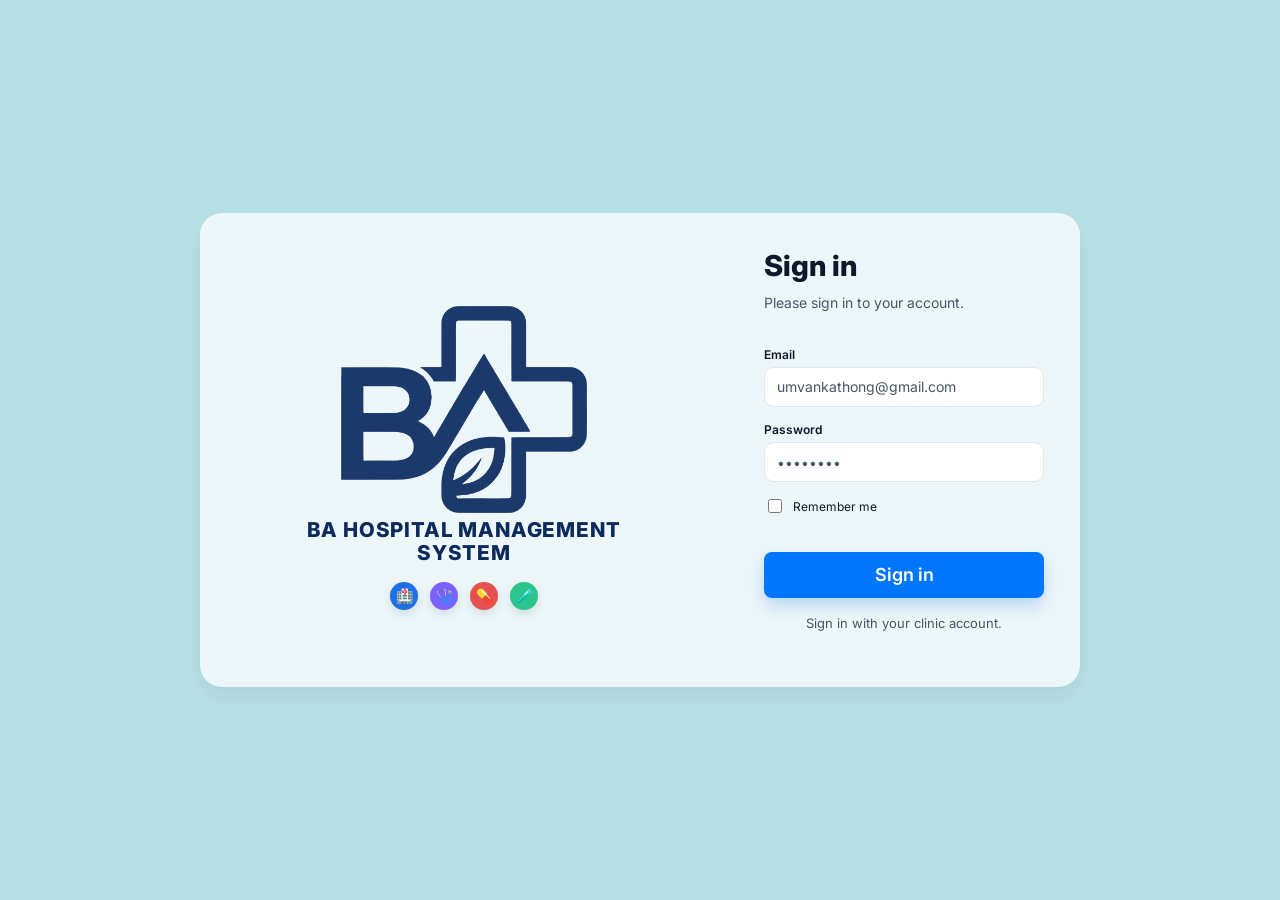
<file: index.html>
<!DOCTYPE html>
<html lang="en">

<head>
    <meta charset="utf-8">
    <meta name="viewport" content="width=device-width, initial-scale=1, viewport-fit=cover">
    <title>BA Hospital Management System</title>
    <link
        href="https://fonts.googleapis.com/css2?family=Inter:wght@400;500;600;700;800;900&family=Noto+Sans+Khmer:wght@400;600;700&display=swap"
        rel="stylesheet">
    <link rel="stylesheet" href="styles.css">
</head>

<body>
    <div id="lg" hidden>
        <div class="lb">
            <div class="ll">
                <div class="brand-mark" aria-label="BA Hospital Management System">
                    <img src="ba-logo.png" alt="BA Hospital Management System logo">
                </div>
                <div class="brand-name">
                    <span>BA HOSPITAL MANAGEMENT</span>
                    <span>SYSTEM</span>
                </div>
                <div class="brand-icons" aria-label="Healthcare icons">
                    <span class="brand-icon blue">🏥</span>
                    <span class="brand-icon purple">🩺</span>
                    <span class="brand-icon red">💊</span>
                    <span class="brand-icon green">🧪</span>
                </div>
            </div>
            <div class="lr">
                <h2>Sign in</h2>
                <p class="mu">Please sign in to your account.</p>
                <label>Email</label>
                <input id="em" class="in" placeholder="umvankathong@gmail.com">
                <label>Password</label>
                <input id="pw" type="password" class="in" placeholder="••••••••">
                <label class="remember"><input type="checkbox"> Remember me</label>
                <button id="login-submit" data-a="login">Sign in</button>
                <p class="mu alt-text"><span id="ln">Sign in with your clinic account.</span></p>
            </div>
        </div>
        <div id="login-loading" class="login-loading" role="status" aria-live="polite" hidden>
            <div class="login-loading-card">
                <div class="login-loading-logo" aria-hidden="true">
                    <svg viewBox="0 0 48 48"><path d="M24 5 40 11v12c0 10-6.8 16.8-16 20C14.8 39.8 8 33 8 23V11l16-6Z" fill="none" stroke="currentColor" stroke-width="2.5"/><path d="M12 24h8l4-8 5 16 4-8h4" fill="none" stroke="currentColor" stroke-width="2.5" stroke-linecap="round" stroke-linejoin="round"/></svg>
                </div>
                <strong>BA HOSPITAL MANAGEMENT SYSTEM</strong>
                <span>Signing in…</span>
            </div>
        </div>
    </div>
    <div id="startup-loading" class="login-loading" role="status" aria-live="polite">
        <div class="login-loading-card">
            <div class="login-loading-logo" aria-hidden="true">
                <svg viewBox="0 0 48 48"><path d="M24 5 40 11v12c0 10-6.8 16.8-16 20C14.8 39.8 8 33 8 23V11l16-6Z" fill="none" stroke="currentColor" stroke-width="2.5"/><path d="M12 24h8l4-8 5 16 4-8h4" fill="none" stroke="currentColor" stroke-width="2.5" stroke-linecap="round" stroke-linejoin="round"/></svg>
            </div>
            <strong>BA HOSPITAL MANAGEMENT SYSTEM</strong>
            <span>Loading…</span>
        </div>
    </div>
    <div id="app">
        <aside id="sd">
            <div class="logo" id="lgo"><img src="ba-logo.png" alt="BA logo"></div>
            <div class="nav" id="nv"></div>
            <div class="ft">
                <div class="it" data-a="settings"><i>⚙</i>Settings</div>
                <div class="it out" data-a="logout"><i>⎋</i>Logout</div>
            </div>
        </aside>
        <main>
            <div class="top"><button class="bg" data-a="menu">☰</button><span id="tt"></span><div class="language-picker"
                    translate="no"><button type="button" class="language-picker-trigger" data-a="langmenu"
                        aria-label="Select language" title="Select language" aria-haspopup="true"
                        aria-expanded="false">🌐</button><div class="language-picker-menu" role="group"
                        aria-label="Select language" hidden><button type="button" data-a="lang:en"
                            aria-pressed="false">English</button><button type="button" data-a="lang:km"
                            aria-pressed="false">ខ្មែរ</button><button type="button" data-a="lang:both"
                            aria-pressed="false">ខ្មែរ + English</button></div></div><button data-a="theme"
                    title="Theme">◐</button></div>
            <div id="v"></div>
        </main>
    </div>
    <div id="md">
        <form id="mf"></form>
    </div>
    <div id="ts"></div>
    <div id="capture-protection-curtain" role="status" aria-live="polite" hidden>
        <strong>Content hidden</strong>
        <span>Return to this window to continue.</span>
    </div>
    <script>
        const privateIPv4 = /^(?:10(?:\.\d{1,3}){3}|192\.168(?:\.\d{1,3}){2}|172\.(?:1[6-9]|2\d|3[01])(?:\.\d{1,3}){2})$/.test(location.hostname);
        const localHost = location.hostname === 'localhost' || location.hostname === '127.0.0.1' || location.hostname.endsWith('.local') || privateIPv4;
        const sameOriginApi = localHost || location.hostname.endsWith('.synology.me');
        window.API_BASE = sameOriginApi ? '' : 'https://clinicsovanvitou-backend-67e0.onrender.com';
    </script>
    <script src="app.js"></script>
    <script src="patient.js"></script>
</body>

</html>
</file>
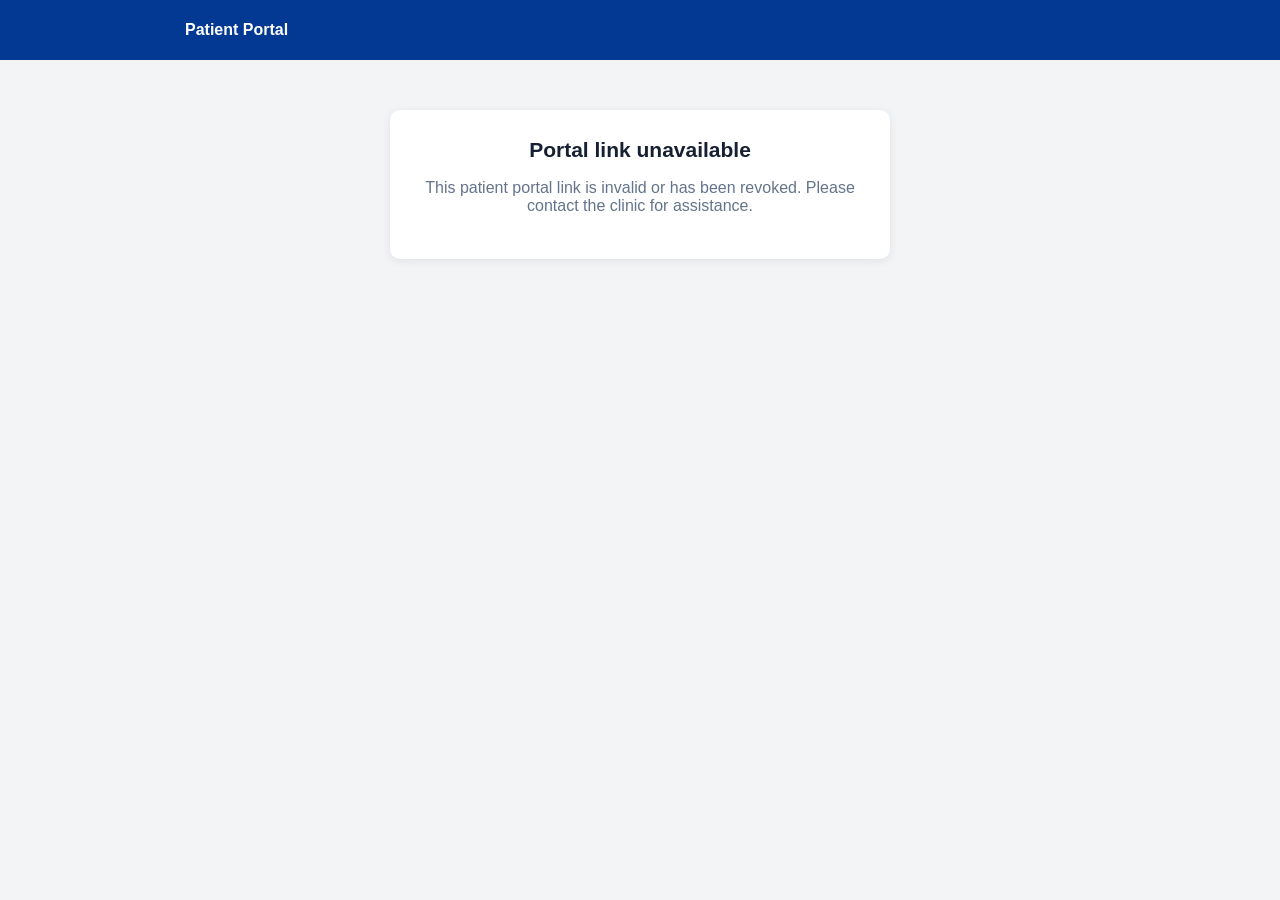
<file: portal.html>
<!DOCTYPE html>
<html lang="en">
<head>
  <meta charset="utf-8">
  <meta name="viewport" content="width=device-width, initial-scale=1">
  <meta name="referrer" content="no-referrer">
  <title>Patient Portal</title>
  <style>
    :root{font-family:Inter,"Noto Sans Khmer",Arial,sans-serif;color:#172033;background:#f3f4f6;font-synthesis:none}
    *{box-sizing:border-box}
    body{margin:0}
    .portal-top{height:60px;background:#033993;color:#fff;display:flex;align-items:center;padding:0 max(calc((100vw - 910px)/2),20px);font-weight:700}
    main{width:min(910px,calc(100% - 32px));margin:0 auto 48px}
    .portal-hero{margin:0 0 18px;padding:22px 24px;background:linear-gradient(110deg,#3b82f6,#06b6d4);color:#fff;border-radius:0 0 10px 10px;box-shadow:0 4px 12px #17203320}
    .portal-hero h1{margin:0 0 8px;font-size:23px}
    .portal-hero p{margin:0;opacity:.9;font-size:14px}
    .portal-tabs{display:flex;gap:6px;overflow-x:auto;margin-bottom:18px;padding:6px;background:#fff;border-radius:9px;box-shadow:0 1px 3px #17203312}
    .portal-tabs button{flex:0 0 auto;padding:10px 13px;border:0;border-radius:6px;background:transparent;color:#52627a;font:inherit;font-size:13px;font-weight:600;cursor:pointer}
    .portal-tabs button[aria-selected="true"]{background:#eff6ff;color:#033993}
    .portal-panel[hidden]{display:none}
    .portal-grid{display:grid;grid-template-columns:1fr 1fr;gap:16px}
    .portal-card{min-width:0;padding:20px;background:#fff;border:1px solid #e1e6ee;border-radius:8px;box-shadow:0 1px 2px #1720330b}
    .portal-card h2{margin:0 0 18px;font-size:18px}
    .portal-info{display:grid;grid-template-columns:1fr 1fr;gap:14px 18px}
    .portal-info div{min-width:0}
    .portal-info span,.portal-muted{display:block;color:#718096;font-size:12px}
    .portal-info b{display:block;margin-top:4px;overflow-wrap:anywhere;font-size:13px;font-weight:600}
    .portal-actions{display:flex;flex-wrap:wrap;gap:8px;margin-top:20px}
    .portal-actions button{flex:1;padding:9px 12px;border:1px solid #bfdbfe;border-radius:5px;background:#fff;color:#1e293b;font-weight:600;cursor:pointer}
    .portal-actions button:hover{background:#eff6ff}
    .portal-list{display:grid;gap:12px}
    .portal-item{padding:14px;border:1px solid #e5eaf1;border-radius:7px}
    .portal-item h3{margin:0 0 5px;font-size:15px}
    .portal-item time{color:#718096;font-size:12px}
    .portal-item p{margin:8px 0 0;white-space:pre-wrap;overflow-wrap:anywhere;font-size:13px}
    .portal-item dl{display:grid;grid-template-columns:minmax(100px,auto) 1fr;gap:6px 12px;margin:10px 0 0;font-size:12px}
    .portal-item dt{color:#718096}.portal-item dd{margin:0;overflow-wrap:anywhere}
    .portal-item .portal-value-list{display:grid;gap:6px;margin:0;padding-left:18px}
    .portal-item .portal-value-object{display:grid;gap:4px}
    .portal-item .portal-value-field{display:flex;flex-wrap:wrap;gap:2px 6px}
    .portal-item .portal-value-field b{font-weight:600}
    .portal-message{margin:50px auto;max-width:500px;padding:28px;background:#fff;border-radius:10px;text-align:center;box-shadow:0 2px 8px #17203316}
    .portal-message h1{margin-top:0;font-size:21px}.portal-message p{color:#64748b}
    .portal-footer{padding:26px 0;color:#8290a4;text-align:center;font-size:12px}
    .portal-private{margin:14px 0 0;padding:10px 12px;border-radius:6px;background:#f8fafc;color:#64748b;font-size:11px}
    @media(max-width:640px){.portal-grid{grid-template-columns:1fr}.portal-info{gap:12px}.portal-hero{padding:18px}.portal-tabs button{padding:10px}}
  </style>
  <script>
    const privateIPv4=/^(?:10(?:\.\d{1,3}){3}|192\.168(?:\.\d{1,3}){2}|172\.(?:1[6-9]|2\d|3[01])(?:\.\d{1,3}){2})$/.test(location.hostname);
    const localHost=location.hostname==='localhost'||location.hostname==='127.0.0.1'||location.hostname.endsWith('.local')||privateIPv4;
    const sameOriginApi=localHost||location.hostname.endsWith('.synology.me');
    window.API_BASE=sameOriginApi?'':'https://clinicsovanvitou-backend-67e0.onrender.com';
  </script>
  <script src="portal.js" defer></script>
</head>
<body>
  <header class="portal-top">Patient Portal</header>
  <main id="portal">
    <section class="portal-message" role="status"><h1>Loading patient portal…</h1></section>
  </main>
</body>
</html>
</file>
<file: styles.css>
:root {
  --bg: #f8fafc;
  --cd: #fff;
  --tx: #0f172a;
  --mu: #64748b;
  --bd: #e2e8f0;
  --p: #033993;
  --hv: #f1f5f9;
  --g: linear-gradient(90deg, #033993, #7c3aed);
  box-sizing: border-box;
  padding-top: env(safe-area-inset-top, 0px);
  padding-bottom: env(safe-area-inset-bottom, 0px);
}
@media (prefers-color-scheme: dark) {
  :root:not([data-theme="light"]) {
    --bg: #0b1220;
    --cd: #131c2e;
    --tx: #e5e9f2;
    --mu: #94a3b8;
    --bd: #25324a;
    --hv: #1b2840;
  }
}
:root[data-theme="dark"] {
  --bg: #0b1220;
  --cd: #131c2e;
  --tx: #e5e9f2;
  --mu: #94a3b8;
  --bd: #25324a;
  --hv: #1b2840;
}
html {
  scroll-padding-top: env(safe-area-inset-top, 0px);
}
html,
body {
  height: 100%;
  margin: 0;
}
body {
  font:
    14px/1.45 Inter,
    "Noto Sans Khmer",
    system-ui,
    sans-serif;
  background: var(--bg);
  color: var(--tx);
}
* {
  box-sizing: border-box;
}
button,
input,
select {
  font: inherit;
  color: inherit;
}
.mu {
  color: var(--mu);
}
h1 {
  font-size: 24px;
  margin: 0;
}
p {
  margin: 2px 0 0;
}
#app {
  display: flex;
  height: 100%;
}
aside {
  width: 240px;
  flex: none;
  background: var(--cd);
  border-right: 1px solid var(--bd);
  display: flex;
  flex-direction: column;
  padding: 12px;
  overflow: hidden;
}
.logo {
  display: flex;
  align-items: center;
  justify-content: flex-start;
  gap: 4px;
  font-weight: 700;
  font-size: 19px;
  color: var(--p);
  padding: 12px 12px 12px 4px;
  border-radius: 12px;
  box-shadow: 0 2px 8px #0001;
  margin-bottom: 10px;
}
.logo img {
  display: block;
  width: 64px;
  height: 54px;
  max-width: 64px;
  object-fit: contain;
  margin-left: 0;
  flex: none;
}
.logo-name {
  display: flex;
  flex-direction: column;
  min-width: 0;
  color: #1b396b;
  font-size: 24px;
  font-weight: 400;
  line-height: 1.15;
  white-space: nowrap;
}
.logo-name span:last-child {
  font-size: 13px;
}
.nav {
  flex: 1;
  overflow: auto;
}
.gh {
  display: flex;
  justify-content: space-between;
  padding: 10px;
  font-weight: 600;
  font-size: 13px;
  cursor: pointer;
  border-radius: 8px;
}
.it {
  display: flex;
  gap: 10px;
  padding: 9px 12px;
  margin: 2px 0;
  border-radius: 8px;
  cursor: pointer;
  font-size: 13px;
  color: var(--mu);
}
.it:hover {
  background: var(--hv);
}
.it.on {
  background: var(--g);
  color: #fff;
  font-weight: 600;
}
.it i {
  font-style: normal;
  filter: grayscale(1);
}
.it.on i {
  filter: grayscale(1) brightness(5);
}
.ft {
  border-top: 1px solid var(--bd);
  padding-top: 8px;
}
.out {
  color: #dc2626;
}
main {
  flex: 1;
  min-width: 0;
  display: flex;
  flex-direction: column;
}
.top {
  height: 56px;
  display: flex;
  align-items: center;
  gap: 12px;
  padding: 0 20px;
  background: var(--cd);
  border-bottom: 1px solid var(--bd);
  font-weight: 700;
  color: #1e3a8a;
}
.top .bg {
  display: none;
}
.top span {
  flex: 1;
}
.top button {
  border: 1px solid var(--bd);
  background: var(--cd);
  border-radius: 50%;
  width: 34px;
  height: 34px;
  cursor: pointer;
}
.language-picker {
  position: relative;
  flex: none;
}
.top .language-picker-trigger {
  font-size: 17px;
}
.language-picker-menu {
  position: absolute;
  z-index: 20;
  top: calc(100% + 8px);
  right: 0;
  display: grid;
  min-width: 170px;
  gap: 4px;
  padding: 6px;
  border: 1px solid var(--bd);
  border-radius: 10px;
  background: var(--cd);
  box-shadow: 0 8px 24px #0002;
}
.language-picker-menu[hidden] {
  display: none;
}
.top .language-picker-menu button {
  width: 100%;
  height: auto;
  padding: 9px 10px;
  border: 0;
  border-radius: 6px;
  background: transparent;
  text-align: left;
  font-size: 13px;
}
.top .language-picker-menu button:hover,
.top .language-picker-menu button[aria-pressed="true"] {
  background: var(--hv);
  color: var(--tx);
}
@media (max-width: 560px) {
  .top {
    gap: 8px;
    padding: 0 10px;
  }
}
#v {
  flex: 1;
  overflow: auto;
  padding: 24px;
}
.w {
  max-width: 1800px;
  margin: 0 auto;
}
.hd {
  display: flex;
  justify-content: space-between;
  align-items: flex-end;
  gap: 12px;
  flex-wrap: wrap;
  margin-bottom: 16px;
}
.tools {
  display: flex;
  gap: 8px;
  flex-wrap: wrap;
  align-items: center;
}
.btn {
  border: 1px solid var(--bd);
  background: var(--cd);
  padding: 8px 12px;
  border-radius: 8px;
  cursor: pointer;
  font-size: 13px;
}
.btn.p {
  background: var(--p);
  border-color: var(--p);
  color: #fff;
}
.btn.g {
  background: var(--g);
  border: 0;
  color: #fff;
}
.btn.r {
  background: #ef4444;
  border-color: #ef4444;
  color: #fff;
}
.btn.s {
  padding: 4px 8px;
}
.in {
  border: 1px solid var(--bd);
  background: var(--cd);
  border-radius: 8px;
  padding: 8px 12px;
  min-width: 20px;
}
.card {
  background: var(--cd);
  border: 1px solid var(--bd);
  border-radius: 12px;
  overflow: auto;
  box-shadow: 0 1px 4px #0000000a;
}

.diagnosis-shell {
  width: 100%;
  max-width: none;
  margin: 0;
}

.diagnosis-search {
  position: relative;
  margin: 0 0 18px;
}

.diagnosis-search-icon {
  position: absolute;
  left: 14px;
  top: 50%;
  transform: translateY(-50%);
  color: #94a3b8;
  font-size: 16px;
}

.diagnosis-input {
  width: 100%;
  border: 1px solid var(--bd);
  background: var(--cd);
  border-radius: 10px;
  padding: 11px 14px 11px 38px;
  font-size: 14px;
  min-width: 0;
}

.diagnosis-list {
  display: flex;
  flex-direction: column;
  gap: 6px;
}

.diagnosis-row {
  display: flex;
  align-items: center;
  justify-content: space-between;
  gap: 12px;
  background: var(--cd);
  border: 1px solid var(--bd);
  border-radius: 10px;
  padding: 12px 14px 12px 18px;
  min-height: 54px;
}

.diagnosis-name {
  font-size: 15px;
  color: var(--tx);
  font-weight: 500;
}

.diagnosis-actions {
  display: flex;
  align-items: center;
  gap: 8px;
}

.btn.diagnosis-secondary {
  border: 1px solid #033993;
  background: #fff;
  color: #033993;
  border-radius: 8px;
  padding: 8px 12px;
  font-weight: 600;
  display: inline-flex;
  align-items: center;
  gap: 8px;
}

.btn.diagnosis-icon {
  width: 38px;
  height: 38px;
  border-radius: 8px;
  padding: 0;
  display: inline-flex;
  align-items: center;
  justify-content: center;
  font-size: 18px;
  line-height: 1;
}

.btn.diagnosis-icon {
  background: linear-gradient(180deg, #033993, #1f5ed6);
  border-color: #033993;
  color: #fff;
}

.btn.diagnosis-primary {
  background: linear-gradient(90deg, #033993, #1d4ed8);
  border: 0;
  color: #fff;
  width: auto;
  min-width: 38px;
  height: 38px;
  padding: 8px 12px;
  display: inline-flex;
  align-items: center;
  justify-content: center;
  gap: 6px;
  font-size: 14px;
  line-height: 1;
  white-space: nowrap;
}

.btn.diagnosis-edit {
  background: linear-gradient(180deg, #033993, #1f5ed6);
  border-color: #033993;
  color: #fff;
  min-width: 58px;
}

.btn.diagnosis-delete {
  background: linear-gradient(180deg, #ef4444, #dc2626);
  border-color: #ef4444;
  color: #fff;
  min-width: 38px;
  padding: 6px 10px;
}

.diagnosis-empty {
  padding: 26px 16px;
  text-align: center;
  color: var(--mu);
  border: 1px dashed var(--bd);
  border-radius: 10px;
  background: rgba(148, 163, 184, 0.04);
}

table {
  width: 100%;
  border-collapse: collapse;
}
th {
  background: var(--g);
  color: #fff;
  text-align: left;
  padding: 12px;
  font-size: 13px;
  white-space: nowrap;
}
#v table.column-resizable-table .column-resize-cell {
  position: relative;
}
#v table.column-resizable-table .column-resize-cell:not(:last-child) {
  box-shadow: inset -1px 0 rgba(255, 255, 255, 0.7);
}
#v table.column-resizable-table .column-resize-cell::after {
  content: "";
  position: absolute;
  top: 0;
  right: -4px;
  width: 8px;
  height: 100%;
  cursor: col-resize;
  touch-action: none;
}
#v table.column-resizable-table .column-resize-cell:hover::after {
  background: rgba(255, 255, 255, 0.3);
}
#v table.column-resizable-table th,
#v table.column-resizable-table td {
  white-space: normal;
  overflow-wrap: anywhere;
}
body.column-resizing,
body.column-resizing * {
  cursor: col-resize !important;
  user-select: none !important;
}
td {
  padding: 11px 12px;
  border-top: 1px solid var(--bd);
}
tr:hover td {
  background: var(--hv);
}
.emp {
  padding: 40px;
}
.care-record-fields {
  display: grid;
  grid-template-columns: repeat(auto-fit, minmax(180px, 1fr));
  gap: 4px 12px;
  margin: 8px 0;
  font-size: 12px;
  text-align: center;
  color: var(--mu);
}
.bd {
  padding: 2px 10px;
  border-radius: 99px;
  font-size: 12px;
  background: #dcfce7;
  color: #166534;
}
.bd.x {
  background: #fee2e2;
  color: #991b1b;
}
.bd.b {
  background: #dbeafe;
  color: #1e40af;
}
.sts {
  display: grid;
  grid-template-columns: repeat(auto-fit, minmax(200px, 1fr));
  gap: 14px;
  margin-bottom: 14px;
}
.st {
  border-radius: 10px;
  overflow: hidden;
  background: var(--cd);
  border: 1px solid var(--bd);
}
.st b {
  display: block;
  padding: 10px 14px;
  color: #fff;
  font-size: 13px;
}
.st div {
  padding: 14px;
  text-align: center;
  font-size: 22px;
  font-weight: 700;
}
.cs {
  display: grid;
  grid-template-columns: repeat(auto-fit, minmax(260px, 1fr));
  gap: 16px;
  margin-top: 16px;
}
.cs .card {
  padding: 16px;
}
.service-grid {
  display: grid;
  grid-template-columns: repeat(auto-fill, minmax(210px, 1fr));
  gap: 16px;
  margin-top: 16px;
}
.service-card {
  display: flex;
  min-height: 172px;
  flex-direction: column;
  padding: 16px;
}
.service-card h3 {
  margin: 0 0 8px;
  font-size: 15px;
  overflow-wrap: anywhere;
}
.service-price {
  color: #1e3a8a;
  font-size: 16px;
}
.service-description {
  flex: 1;
  margin-top: 8px;
  color: var(--mu);
  font-size: 12px;
  white-space: pre-line;
  overflow-wrap: anywhere;
}
.service-description-empty {
  min-height: 18px;
}
.service-actions {
  display: flex;
  justify-content: flex-end;
  gap: 8px;
  margin-top: 14px;
}
.br {
  position: relative;
  display: flex;
  align-items: center;
  gap: 8px;
  margin: 7px 0;
  font-size: 12px;
}
.br:hover,
.br:focus-visible {
  z-index: 2;
}
.br::after {
  position: absolute;
  top: calc(100% + 4px);
  left: 0;
  z-index: 5;
  display: none;
  width: max-content;
  max-width: min(360px, calc(100vw - 48px));
  padding: 8px 10px;
  border: 1px solid var(--bd);
  border-radius: 6px;
  background: var(--cd);
  box-shadow: 0 4px 12px #0000001f;
  color: var(--tx);
  content: attr(data-tooltip);
  white-space: normal;
}
.br:hover::after,
.br:focus-visible::after {
  display: block;
}
.br u {
  flex: none;
  width: 90px;
  text-decoration: none;
  color: var(--mu);
  overflow: hidden;
  text-overflow: ellipsis;
  white-space: nowrap;
}
.br s {
  display: block;
  height: 12px;
  border-radius: 3px;
  background: #818cf8;
}
.gr {
  display: grid;
  grid-template-columns: repeat(auto-fill, minmax(230px, 1fr));
  gap: 16px;
}
.dc {
  padding: 16px;
  text-align: center;
  border-top: 4px solid #6366f1;
}
.av {
  width: 64px;
  height: 64px;
  border-radius: 50%;
  background: var(--hv);
  margin: 0 auto 8px;
  display: grid;
  place-items: center;
  font-size: 26px;
}
.tabs {
  display: flex;
  background: var(--hv);
  border-radius: 8px;
  padding: 3px;
}
.tabs button {
  border: 0;
  background: none;
  padding: 6px 12px;
  border-radius: 6px;
  cursor: pointer;
}
.tabs .on {
  background: var(--cd);
  font-weight: 600;
}
.patient-list-toolbar > .tabs button.on {
  border: 1px solid #033993;
  border-radius: 8px;
  box-shadow: 0 0 0 2px rgba(37, 99, 235, 0.18);
}
.pg {
  display: flex;
  justify-content: space-between;
  align-items: center;
  margin-top: 14px;
  color: var(--mu);
}
.pg div {
  display: flex;
  gap: 6px;
}
.pos {
  display: grid;
  grid-template-columns: 1fr 300px;
  gap: 16px;
}
.pr {
  display: grid;
  grid-template-columns: repeat(auto-fill, minmax(130px, 1fr));
  gap: 10px;
}
.pc {
  padding: 10px;
  text-align: center;
  cursor: pointer;
  font-size: 12px;
}
.pc:hover {
  border-color: var(--p);
}
.pc img.ph {
  display: block;
  width: 100%;
  height: 60px;
  object-fit: cover;
  background: none;
}
.av {
  overflow: hidden;
}
.av img {
  width: 100%;
  height: 100%;
  object-fit: cover;
}
.tn {
  width: 32px;
  height: 32px;
  border-radius: 6px;
  object-fit: cover;
  vertical-align: middle;
  margin-right: 8px;
}
.pp {
  display: flex;
  gap: 10px;
  align-items: center;
  margin-top: 4px;
  flex-wrap: wrap;
}
.pp img {
  width: 56px;
  height: 56px;
  border-radius: 8px;
  object-fit: cover;
}
.ph {
  height: 50px;
  border-radius: 6px;
  background: linear-gradient(135deg, #bae6fd, #bbf7d0);
  margin-bottom: 6px;
}
.cl {
  display: flex;
  justify-content: space-between;
  gap: 6px;
  padding: 6px 0;
  font-size: 13px;
}
.pos-checkout-actions {
  display: flex;
  align-items: center;
  gap: 8px;
}
.pos-checkout-actions > [data-a="co"] {
  flex: 1;
}
#md {
  display: none;
  position: fixed;
  inset: 0;
  background: #0007;
  place-items: center;
  z-index: 9;
}
#md.on {
  display: grid;
}
#md form {
  background: var(--cd);
  padding: 20px;
  border-radius: 12px;
  width: min(380px, 92vw);
}
#mf.leave-request-form {
  width: min(540px, 94vw);
  max-height: 92vh;
  overflow: auto;
}
.leave-form-heading,
.leave-form-actions {
  display: flex;
  align-items: center;
  justify-content: space-between;
  gap: 10px;
}
.leave-form-heading h3 {
  margin: 0;
}
.leave-date-fields {
  display: grid;
  grid-template-columns: repeat(2, minmax(0, 1fr));
  gap: 12px;
}
.leave-request-form .in {
  width: 100%;
}
.leave-form-actions {
  justify-content: flex-end;
  margin-top: 16px;
}
#md label {
  display: block;
  margin: 10px 0;
  font-size: 13px;
}
#md input {
  width: 1%00;
  margin-top: 4px;
}
#ts {
  position: fixed;
  right: 16px;
  bottom: calc(16px + env(safe-area-inset-bottom, 0px));
  background: #0f172a;
  color: #fff;
  padding: 10px 14px;
  border-radius: 8px;
  display: none;
  z-index: 10;
}
#lg {
  position: fixed;
  inset: 0;
  z-index: 5;
  overflow: auto;
  background: linear-gradient(180deg, #b7dfe6 0%, #b7dfe6 100%);
  display: grid;
  place-items: center;
  padding: 24px;
}
#lg[hidden] {
  display: none;
}
.lb {
  display: grid;
  grid-template-columns: 1.2fr 0.8fr;
  width: min(880px, 100%);
  background: rgba(255, 255, 255, 0.75);
  border-radius: 22px;
  overflow: hidden;
  box-shadow: 0 10px 22px rgba(15, 23, 42, 0.06);
}
.ll {
  background: transparent;
  color: #0d2a5c;
  display: flex;
  flex-direction: column;
  align-items: center;
  justify-content: center;
  padding: 28px 18px 12px;
  min-height: 0;
}
.brand-mark {
  width: min(21vw, 260px);
  max-width: 100%;
  display: grid;
  place-items: center;
  margin: 0 auto;
}
.brand-mark img {
  display: block;
  width: 100%;
  height: auto;
  max-height: 23vh;
  object-fit: contain;
  filter: none;
}
.brand-name {
  margin-top: 6px;
  font-size: clamp(1.05rem, 1.6vw, 2.35rem);
  font-weight: 800;
  letter-spacing: 0.04em;
  line-height: 1.1;
  text-transform: uppercase;
  text-align: center;
  color: #0d2a5c;
  display: flex;
  flex-direction: column;
  align-items: center;
}
.brand-icons {
  display: flex;
  justify-content: center;
  gap: 12px;
  margin-top: 18px;
}
.brand-icon {
  width: 28px;
  height: 28px;
  border-radius: 50%;
  display: grid;
  place-items: center;
  font-size: 14px;
  box-shadow: 0 4px 10px rgba(15, 23, 42, 0.12);
}
.brand-icon.blue {
  background: #1f6fe5;
}
.brand-icon.purple {
  background: #7b61ff;
}
.brand-icon.red {
  background: #e55050;
}
.brand-icon.green {
  background: #2cc48a;
}
.lr {
  padding: 32px 34px 24px 10px;
  display: flex;
  flex-direction: column;
  justify-content: center;
  color: #0f172a;
}
.lr h2 {
  margin: 0;
  font-size: clamp(1.8rem, 2vw, 2.5rem);
  line-height: 1.2;
  font-weight: 800;
  color: #0f172a;
}
.lr .mu {
  margin: 10px 0 18px;
  font-size: 14px;
  color: #475569;
}
.lr label {
  display: block;
  margin: 12px 0 6px;
  font-size: 12px;
  font-weight: 600;
  color: #0f172a;
}
.lr .in {
  width: 100%;
  height: 40px;
  padding: 10px 12px;
  border: 1px solid #dfe7ef;
  border-radius: 10px;
  background: #edf1f5;
  color: #0f172a;
  font-size: 14px;
}
.lr .in::placeholder {
  color: #475569;
}
.remember {
  display: flex !important;
  align-items: center;
  gap: 8px;
  margin: 14px 0 18px !important;
  font-weight: 400 !important;
  color: #0f172a;
}
.remember input {
  width: 14px;
  height: 14px;
  accent-color: #1d4ed8;
}
.lr button {
  width: 100%;
  margin-top: 8px;
  background: linear-gradient(180deg, #1b7de6, #0c75d8);
  color: #fff;
  border: 0;
  border-radius: 10px;
  padding: 12px 18px;
  font-weight: 700;
  font-size: 18px;
  cursor: pointer;
  box-shadow: 0 8px 16px rgba(30, 111, 228, 0.25);
}
.alt-text {
  margin-top: 16px !important;
  font-size: 13px !important;
  text-align: center;
  color: #475569;
}
.lr {
  padding: 36px;
}
.lr label {
  display: block;
  font-weight: 600;
  font-size: 12px;
  margin: 14px 0 4px;
}
.lr .in {
  width: 100%;
  color: #0f172a;
  background: #fff;
}
.lr button {
  width: 100%;
  margin-top: 18px;
  background: #0076fd;
  color: #fff;
  border: 0;
  padding: 10px;
  border-radius: 8px;
  font-weight: 600;
  cursor: pointer;
}
.lr button:disabled {
  cursor: wait;
  opacity: 0.7;
}
.login-loading[hidden] {
  display: none;
}
.login-loading {
  position: fixed;
  z-index: 1;
  inset: 0;
  display: grid;
  place-items: center;
  padding: 16px;
  background: #0f172ab8;
  backdrop-filter: blur(4px);
}
.login-loading-card {
  display: grid;
  min-width: 230px;
  justify-items: center;
  gap: 10px;
  padding: 26px 32px;
  border: 1px solid #ffffff70;
  border-radius: 16px;
  background: #fff;
  color: #0f172a;
  box-shadow: 0 18px 50px #0004;
}
.login-loading-logo {
  display: grid;
  width: 64px;
  height: 64px;
  place-items: center;
  border-radius: 20px;
  background: linear-gradient(135deg, #033993, #7c3aed);
  color: #fff;
  animation: login-logo-pulse 1.2s ease-in-out infinite;
}
.login-loading-logo svg {
  width: 42px;
  height: 42px;
}
.login-loading-card strong {
  color: #033993;
  font-size: 14px;
  letter-spacing: 0.04em;
}
.login-loading-card > span {
  color: #64748b;
  font-size: 13px;
}
@keyframes login-logo-pulse {
  0%,
  100% {
    transform: scale(0.94);
    box-shadow: 0 0 0 0 #3b82f640;
  }
  50% {
    transform: scale(1);
    box-shadow: 0 0 0 10px #3b82f600;
  }
}
@media (prefers-reduced-motion: reduce) {
  .login-loading-logo {
    animation: none;
  }
}
@media (max-width: 820px) {
  aside {
    position: fixed;
    z-index: 6;
    inset: 0 auto 0 0;
    transform: translateX(-100%);
    transition: transform 0.2s;
  }
  aside.on {
    transform: none;
  }
  .top .bg {
    display: block;
  }
  .pos,
  .lb {
    grid-template-columns: 1fr;
  }
  .ll {
    display: none;
  }
  #v {
    padding: 14px;
  }
}
html[lang="km"] body {
  font-family: "Noto Sans Khmer", Inter, system-ui, sans-serif;
  line-height: 1.65;
}

.gr2 {
  display: grid;
  grid-template-columns: repeat(auto-fit, minmax(240px, 1fr));
  gap: 16px;
}
.fl {
  display: block;
  margin: 12px 0;
  font-size: 13px;
}
.fl .in {
  width: 100%;
  margin-top: 4px;
}
.ck {
  display: flex;
  gap: 8px;
  align-items: center;
  border: 1px solid var(--bd);
  border-radius: 8px;
  padding: 10px 14px;
  margin: 6px 0;
}
.ck input {
  width: auto;
  min-width: 0;
}
.clinic-settings-page {
  width: min(100%, 860px);
  margin: 22px auto 36px;
}
.clinic-settings-heading {
  display: flex;
  align-items: center;
  justify-content: space-between;
  gap: 18px;
  margin-bottom: 22px;
}
.clinic-settings-heading h1 {
  max-width: 170px;
  margin: 0;
  color: #172033;
  font-size: 26px;
  line-height: 1.45;
}
.clinic-settings-heading p {
  margin: 5px 0 0;
  color: var(--mu);
  font-size: 13px;
}
.clinic-settings-actions {
  display: flex;
  align-items: center;
  justify-content: flex-end;
  gap: 8px;
  flex-wrap: wrap;
}
.clinic-settings-actions .tabs {
  margin: 0;
}
.clinic-settings-card {
  padding: 30px;
  overflow: visible;
  border-color: #edf0f5;
  border-radius: 16px;
  box-shadow: 0 12px 28px #10182812;
}
.clinic-settings-assets {
  display: grid;
  grid-template-columns: minmax(0, 1fr) minmax(0, 1fr) auto;
  gap: 24px;
  margin-bottom: 26px;
}
.clinic-settings-asset {
  min-width: 0;
}
.clinic-settings-asset > b {
  display: block;
  margin-bottom: 8px;
  font-size: 14px;
}
.clinic-settings-asset > label,
.clinic-settings-banner > label {
  display: block;
}
.clinic-settings-asset .pp {
  align-items: center;
  gap: 12px;
  margin: 0;
}
.clinic-settings-asset .pp img {
  width: 90px;
  height: 122px;
  flex: 0 0 auto;
  border: 1px solid var(--bd);
  border-radius: 7px;
  background: #fff;
  object-fit: contain;
}
.clinic-settings-asset .pp input {
  min-width: 0;
  width: 100%;
  max-width: 220px;
}
.clinic-settings-asset .pp .btn {
  flex: 0 0 auto;
}
.clinic-settings-doctor {
  align-self: start;
  margin-top: 27px;
  white-space: nowrap;
}
.clinic-settings-section-title {
  display: flex;
  align-items: center;
  gap: 10px;
  margin: 2px 0 20px;
  color: #1f2937;
  font-size: 16px;
}
.clinic-settings-section-title > span {
  display: grid;
  width: 34px;
  height: 34px;
  place-items: center;
  border-radius: 9px;
  background: #e8f0ff;
  color: #033993;
  font-size: 19px;
}
.clinic-settings-banner {
  margin-bottom: 20px;
}
.clinic-settings-banner-heading {
  display: flex;
  align-items: center;
  justify-content: space-between;
  gap: 10px;
  margin-bottom: 8px;
}
.clinic-settings-banner-heading > span {
  padding: 4px 9px;
  border-radius: 999px;
  background: #f3f4f6;
  color: #667085;
  font-size: 11px;
}
.clinic-footer-options {
  display: flex;
  gap: 18px;
  margin: 0 0 12px;
}
.clinic-footer-options label {
  display: inline-flex;
  align-items: center;
  gap: 6px;
}
.clinic-settings-banner .pp {
  align-items: flex-start;
  flex-direction: column;
  gap: 10px;
  margin: 0;
}
.clinic-settings-banner .pp img#pv_banner,
.clinic-settings-footer-banner .pp img#pv_footer_banner {
  width: 100%;
  max-width: none;
  height: auto;
  max-height: 130px;
  border: 1px solid var(--bd);
  border-radius: 9px;
  object-fit: contain;
}
.clinic-settings-banner .pp input {
  width: min(100%, 360px);
}
.clinic-settings-toggles {
  display: grid;
  grid-template-columns: repeat(3, minmax(0, 1fr));
  gap: 12px;
  margin: 18px 0 26px;
}
.clinic-settings-toggle {
  display: flex;
  min-width: 0;
  align-items: flex-start;
  gap: 10px;
  margin: 0;
  padding: 12px;
  border: 1px solid var(--bd);
  border-radius: 9px;
  background: var(--cd);
  cursor: pointer;
}
.clinic-settings-toggle input {
  width: 16px;
  min-width: 16px;
  height: 16px;
  margin: 2px 0 0;
  accent-color: #033993;
}
.clinic-settings-toggle span {
  display: grid;
  gap: 2px;
}
.clinic-settings-toggle b {
  font-size: 12px;
  font-weight: 500;
}
.clinic-settings-toggle small {
  color: var(--mu);
  font-size: 10px;
}
.clinic-print-template-settings {
  display: grid;
  grid-template-columns: repeat(2, minmax(0, 1fr));
  gap: 8px 24px;
  margin: 0 0 20px;
  padding: 18px 0;
  border-top: 1px solid var(--bd);
  border-bottom: 1px solid var(--bd);
}
.clinic-print-template-settings > div {
  grid-column: 1 / -1;
}
.clinic-print-template-settings > div p {
  margin: 4px 0 8px;
  font-size: 12px;
}
.clinic-print-template-settings .clinic-settings-field {
  margin-bottom: 0;
}
.clinic-print-template-settings textarea.in {
  min-height: 70px;
  resize: vertical;
  white-space: pre-wrap;
}
.print-template-intro {
  margin-bottom: 18px;
}
.print-template-intro p {
  margin: 4px 0 0;
  font-size: 12px;
}
.print-template-grid,
.print-template-copy {
  display: grid;
  grid-template-columns: repeat(2, minmax(0, 1fr));
  gap: 12px 24px;
}
.print-template-grid .clinic-settings-field,
.print-template-copy .clinic-settings-field {
  margin: 0;
}
.print-template-copy {
  margin-top: 16px;
}
.print-template-copy textarea.in {
  min-height: 78px;
  resize: vertical;
  white-space: pre-wrap;
}
.print-template-actions {
  display: flex;
  flex-wrap: wrap;
  gap: 10px;
  justify-content: flex-end;
  margin-top: 18px;
  padding-top: 16px;
  border-top: 1px solid var(--bd);
}
.template-editor {
  display: flex;
  min-height: calc(100vh - 106px);
  flex-direction: column;
  margin: -24px;
  background: #edf0f5;
  color: #233047;
}
.template-ribbon {
  display: flex;
  min-height: 108px;
  flex-wrap: wrap;
  align-items: stretch;
  gap: 0;
  padding: 6px 10px 0;
  border-bottom: 1px solid #cbd2dc;
  background: #fff;
}
.template-ribbon-group {
  display: flex;
  min-width: 90px;
  align-items: center;
  align-content: center;
  flex-wrap: wrap;
  gap: 4px;
  padding: 5px 9px 16px;
  border-right: 1px solid #e1e5eb;
  position: relative;
}
.template-ribbon-group > b {
  position: absolute;
  bottom: 1px;
  left: 10px;
  color: #748094;
  font-size: 10px;
  font-weight: 500;
}
.template-ribbon-action {
  display: grid;
  min-width: 42px;
  min-height: 48px;
  align-content: center;
  justify-items: center;
  gap: 2px;
  padding: 4px;
  border: 0;
  border-radius: 5px;
  background: transparent;
  color: #334155;
  cursor: pointer;
}
.template-ribbon-action:hover,
.template-tool-button:hover {
  background: #eef4ff;
  color: #1d4ed8;
}
.template-ribbon-action > span {
  font-size: 10px;
}
.template-ribbon-action.primary {
  background: #e9f1ff;
  color: #1d4ed8;
}
.template-ribbon-action:disabled,
.template-tool-button:disabled {
  cursor: not-allowed;
  opacity: 0.45;
}
.template-grid-toggle {
  display: flex;
  align-items: center;
  gap: 4px;
  font-size: 11px;
}
.template-grid-toggle input {
  min-width: 0;
}
.template-object-tools {
  max-width: 365px;
}
.template-tool-button {
  min-height: 30px;
  padding: 4px 7px;
  border: 1px solid #e0e5ec;
  border-radius: 5px;
  background: #fff;
  color: #334155;
  font-size: 10px;
  cursor: pointer;
}
.template-page-controls {
  flex: 1 1 250px;
  justify-content: flex-end;
  border-right: 0;
}
.template-page-controls .template-property {
  min-width: 82px;
  margin: 0;
  gap: 2px;
}
.template-page-controls .template-property > span {
  font-size: 9px;
}
.template-page-controls .in {
  min-height: 29px;
  padding: 3px 6px;
  font-size: 10px;
}
.template-workspace {
  display: grid;
  min-height: 600px;
  flex: 1;
  grid-template-columns: minmax(0, 1fr) 278px;
}
.template-canvas-scroll {
  min-width: 0;
  overflow: auto;
  padding: 22px;
}
.template-page {
  position: relative;
  width: min(100%, 620px);
  min-width: 420px;
  min-height: 760px;
  margin: 0 auto;
  overflow: hidden;
  background: #fff;
  box-shadow: 0 2px 12px #25334b25;
  color: #1f2937;
  font:
    10px/1.35 Arial,
    "Noto Sans Khmer",
    sans-serif;
}
.template-page.landscape {
  width: min(100%, 830px);
  min-height: 580px;
}
.template-page:not(.grid-hidden) {
  background-image:
    linear-gradient(#dbe2eb 1px, transparent 1px),
    linear-gradient(90deg, #dbe2eb 1px, transparent 1px);
  background-size: 12px 12px;
}
.template-page-heading {
  display: flex;
  height: 75px;
  align-items: flex-start;
  justify-content: space-between;
  padding: 13px 22px 8px;
  border-bottom: 1px solid #cbd2dc;
  background: #ffffffed;
}
.template-page-heading > div {
  display: grid;
  gap: 2px;
}
.template-page-heading > div b {
  font-size: 14px;
}
.template-page-heading > strong {
  padding: 4px 10px;
  border: 1px solid #64748b;
  font-size: 15px;
}
.template-page-header,
.template-page-footer {
  position: relative;
  height: 83px;
  border-bottom: 1px dashed #94a3b8;
  background: #eff6ff9e;
}
.template-page-footer {
  height: 70px;
  border-top: 1px dashed #94a3b8;
  border-bottom: 0;
  background: #f8fafcde;
}
.template-page-content {
  min-height: 490px;
  padding: 14px 22px;
  background: #ffffffed;
}
.template-page.landscape .template-page-content {
  min-height: 225px;
}
.template-page-meta {
  display: flex;
  justify-content: space-between;
  min-height: 82px;
  padding: 5px 4px 12px;
}
.template-example-table,
.template-table-preview {
  width: 100%;
  border-collapse: collapse;
  table-layout: fixed;
  background: #fff;
}
.template-example-table th,
.template-example-table td,
.template-table-preview th,
.template-table-preview td {
  padding: 6px 4px;
  border: 1px solid #64748b;
  text-align: left;
  overflow-wrap: anywhere;
}
.template-example-table th {
  background: #e2e8f0;
}
.template-example-table th:nth-child(2) {
  width: 48%;
}
.template-example-total {
  display: grid;
  width: 210px;
  grid-template-columns: 1fr auto;
  gap: 5px 12px;
  margin: 16px 0 0 auto;
  padding: 8px;
  background: #fff;
}
.template-content-caption {
  margin-top: 44px;
  padding: 10px;
  border: 1px dashed #94a3b8;
  color: #64748b;
  text-align: center;
}
.template-page-header,
.template-page-footer {
  isolation: isolate;
}
.print-template-node {
  position: absolute;
  z-index: 1;
  display: flex;
  min-width: 5%;
  min-height: 5%;
  align-items: center;
  overflow: visible;
  padding: 3px;
  touch-action: none;
  cursor: move;
}
.print-template-node.has-border {
  border: 1px solid #64748b;
}
.print-template-node.selected {
  z-index: 5;
  outline: 2px dashed #f59e0b;
  outline-offset: 1px;
}
.template-node-content {
  width: 100%;
  height: 100%;
  overflow: hidden;
}
.template-node-content > img {
  width: 100%;
  height: 100%;
  object-fit: contain;
}
.template-image-placeholder {
  display: grid;
  width: 100%;
  height: 100%;
  place-items: center;
  border: 1px dashed #94a3b8;
  color: #64748b;
}
.template-drag-handle,
.template-resize-handle {
  position: absolute;
  z-index: 6;
  display: grid;
  width: 16px;
  height: 16px;
  place-items: center;
  border: 1px solid #033993;
  border-radius: 3px;
  background: #fff;
  color: #033993;
  font-size: 11px;
  cursor: move;
}
.template-drag-handle {
  top: -10px;
  left: -9px;
}
.template-resize-handle {
  right: -9px;
  bottom: -9px;
  cursor: nwse-resize;
}
.template-line {
  display: block;
  width: 100%;
  border-top: 1px solid currentColor;
}
.template-line.vertical {
  width: 0;
  height: 100%;
  margin: 0 auto;
  border-top: 0;
  border-left: 1px solid currentColor;
}
.template-summary-preview {
  display: grid;
  gap: 3px;
  padding: 2px;
}
.template-summary-preview span,
.template-summary-preview strong {
  display: flex;
  justify-content: space-between;
}
.template-summary-preview i {
  font-style: normal;
}
.template-inspector {
  min-width: 0;
  overflow: auto;
  border-left: 1px solid #cbd2dc;
  background: #fff;
}
.template-inspector-tabs {
  position: sticky;
  z-index: 2;
  top: 0;
  display: flex;
  border-bottom: 1px solid #cbd2dc;
  background: #fff;
}
.template-inspector-tabs button {
  flex: 1;
  min-height: 40px;
  border: 0;
  border-bottom: 2px solid transparent;
  background: transparent;
  color: #475569;
  cursor: pointer;
}
.template-inspector-tabs button.active {
  border-bottom-color: #033993;
  color: #1d4ed8;
  font-weight: 600;
}
.template-selected-title,
.template-page-settings {
  display: grid;
  gap: 8px;
  padding: 13px;
  border-bottom: 1px solid #e2e8f0;
}
.template-selected-title span {
  color: #64748b;
  font-size: 11px;
}
.template-property-grid {
  display: grid;
  grid-template-columns: repeat(2, minmax(0, 1fr));
  gap: 8px;
  padding: 13px;
}
.template-property-heading {
  grid-column: 1 / -1;
  font-size: 12px;
}
.template-property-wide {
  grid-column: 1 / -1;
}
.template-property {
  display: grid;
  min-width: 0;
  gap: 3px;
  margin: 0;
}
.template-property > span {
  color: #64748b;
  font-size: 10px;
}
.template-property > .in {
  width: 100%;
  min-height: 31px;
  padding: 5px 7px;
  font-size: 11px;
}
.template-property > input[type="color"] {
  width: 100%;
  height: 32px;
  padding: 2px;
  border: 1px solid #cbd2dc;
  border-radius: 5px;
  background: #fff;
}
.template-property > input[type="checkbox"] {
  justify-self: start;
  accent-color: #033993;
}
.template-property:has(textarea) {
  grid-column: 1 / -1;
}
.template-columns {
  display: grid;
  grid-template-columns: 1fr 1fr;
  gap: 8px;
  padding: 0 13px 12px;
  font-size: 11px;
}
.template-columns > b {
  grid-column: 1 / -1;
}
.template-columns label {
  display: flex;
  align-items: center;
  gap: 4px;
}
.template-columns input {
  accent-color: #033993;
}
.template-delete {
  margin: 0 13px 13px;
}
.template-inspector-empty {
  padding: 20px 14px;
  color: #64748b;
  font-size: 12px;
}
.template-editor-note {
  margin: 10px 13px;
  color: #64748b;
  font-size: 10px;
}
.clinic-settings-fields {
  display: grid;
  grid-template-columns: minmax(0, 1fr) minmax(0, 1fr);
  gap: 4px 24px;
  padding-top: 20px;
  border-top: 1px solid var(--bd);
}
.clinic-settings-field {
  display: grid;
  min-width: 0;
  gap: 6px;
  margin: 0 0 10px;
  font-size: 13px;
}
.clinic-settings-field > span {
  display: flex;
  align-items: center;
  gap: 8px;
  font-weight: 500;
}
.clinic-settings-field > span i {
  width: 15px;
  color: #4b5563;
  font-size: 15px;
  font-style: normal;
  text-align: center;
}
.clinic-settings-field .in {
  width: 100%;
  min-width: 0;
  min-height: 40px;
}
.clinic-settings-save {
  display: flex;
  justify-content: flex-end;
  margin-top: 22px;
}
.clinic-settings-save .btn {
  min-height: 40px;
  padding: 9px 16px;
  background: linear-gradient(110deg, #033993, #9333ea);
  border: 0;
  border-radius: 9px;
  color: #fff;
  box-shadow: 0 5px 12px #462be22b;
}
@media (max-width: 900px) {
  .clinic-settings-page {
    margin-top: 12px;
  }
  .clinic-settings-heading {
    align-items: flex-start;
    flex-direction: column;
  }
  .clinic-settings-assets {
    grid-template-columns: repeat(2, minmax(0, 1fr));
    gap: 18px;
  }
  .clinic-settings-doctor {
    grid-column: 1 / -1;
    margin-top: 0;
  }
}
@media (max-width: 560px) {
  .clinic-settings-card {
    padding: 18px;
  }
  .clinic-settings-assets,
  .clinic-settings-toggles,
  .clinic-print-template-settings,
  .clinic-settings-fields,
  .print-template-grid,
  .print-template-copy {
    grid-template-columns: 1fr;
  }
  .clinic-settings-heading h1 {
    max-width: none;
    font-size: 22px;
  }
  .clinic-settings-actions {
    justify-content: flex-start;
  }
}
@media (max-width: 900px) {
  .template-editor {
    margin: -16px;
  }
  .template-ribbon {
    min-height: 0;
  }
  .template-page-controls {
    flex-basis: 100%;
    justify-content: flex-start;
    padding-bottom: 15px;
  }
  .template-workspace {
    grid-template-columns: minmax(0, 1fr) 250px;
  }
  .template-canvas-scroll {
    padding: 14px;
  }
  .template-page {
    min-width: 360px;
  }
}
@media (max-width: 640px) {
  .template-workspace {
    grid-template-columns: minmax(0, 1fr);
  }
  .template-inspector {
    min-height: 280px;
    border-top: 1px solid #cbd2dc;
    border-left: 0;
  }
  .template-ribbon-group {
    padding-right: 5px;
    padding-left: 5px;
  }
  .template-object-tools {
    max-width: none;
  }
}
.pp img#pv_banner {
  width: 100%;
  max-width: 560px;
  height: auto;
  max-height: 90px;
  object-fit: contain;
}
.logo img {
  display: block;
}
hr {
  border: 0;
  border-top: 1px solid var(--bd);
  margin: 18px 0;
}

#md {
  overflow: auto;
  padding: 16px;
}
#md form {
  max-height: 94vh;
  overflow: auto;
}
#mf.wide {
  width: min(640px, 96vw);
}
#mf.patient-contract-dialog {
  display: flex;
  width: min(850px, 96vw);
  max-height: 94vh;
  flex-direction: column;
  overflow: auto;
  padding: 18px 24px 0 !important;
}
.patient-contract-dialog > .operation-form-heading {
  position: sticky;
  z-index: 3;
  top: -19px;
  margin: -18px -24px 12px;
  padding: 14px 24px 10px;
  border-bottom: 1px solid var(--bd);
  background: var(--cd);
}
.patient-contract-dialog > .operation-form-heading h3 {
  font-size: 19px;
}
.patient-contract-form {
  display: grid;
  gap: 8px 16px;
}
.patient-contract-form .fl {
  min-width: 0;
  margin: 0;
}
.patient-contract-form .in {
  min-width: 0;
}
.patient-contract-full {
  min-width: 0;
}
.patient-contract-grid {
  gap: 8px 16px;
}
.patient-contract-consent {
  display: grid;
  gap: 3px;
}
.patient-contract-check {
  display: flex;
  align-items: flex-start;
  width: 100%;
  max-width: 100%;
  gap: 4px;
  white-space: normal;
}
.patient-contract-check input {
  flex: 0 0 auto;
  margin: 3px 0 0;
}
.patient-contract-check span {
  flex: 1 1 auto;
  min-width: 0;
}
.patient-contract-dialog > .fb {
  position: sticky;
  bottom: 0;
  z-index: 3;
  margin: 12px -24px 0;
  padding: 10px 24px 14px;
  background: var(--cd);
}
@media (max-width: 620px) {
  .patient-contract-grid.g3,
  .patient-contract-grid.g2 {
    grid-template-columns: 1fr;
  }
}
#mf.payall-dialog {
  width: min(780px, 96vw);
  max-height: 94vh;
  overflow: auto;
}
.payall-dialog .operation-form-heading {
  position: sticky;
  top: -1px;
  z-index: 2;
  display: flex;
  align-items: center;
  justify-content: space-between;
  gap: 12px;
  margin: -1px -1px 12px;
  padding: 8px 0;
  background: var(--cd);
}
.payall-dialog .operation-form-heading h3 {
  margin: 0;
  font-size: 18px;
}
.payall-patient {
  display: flex;
  justify-content: space-between;
  gap: 16px;
  margin-bottom: 12px;
  padding: 12px;
  border-radius: 8px;
  background: var(--hv);
}
.payall-patient > div {
  display: grid;
  gap: 2px;
}
.payall-patient small {
  color: var(--mu);
}
.payall-items-wrap {
  max-height: 220px;
  overflow: auto;
  border: 1px solid var(--bd);
  border-radius: 8px;
}
.payall-items {
  width: 100%;
  border-collapse: collapse;
  table-layout: fixed;
}
.payall-items th,
.payall-items td {
  padding: 8px;
  border-bottom: 1px solid var(--bd);
  text-align: left;
  overflow-wrap: anywhere;
}
.payall-items th {
  position: sticky;
  top: 0;
  background: var(--hv);
  color: #033993;
}
.payall-items th:first-child,
.payall-items td:first-child {
  width: 44px;
  text-align: center;
}
.payall-items th:nth-child(3),
.payall-items td:nth-child(3) {
  width: 56px;
  text-align: center;
}
.payall-items th:last-child,
.payall-items td:last-child {
  width: 140px;
  text-align: right;
}
.payall-summary {
  display: grid;
  gap: 8px;
  margin: 12px 0;
  padding: 12px;
  border: 1px solid var(--bd);
  border-radius: 8px;
}
.payall-summary > div {
  display: flex;
  align-items: center;
  justify-content: space-between;
  gap: 10px;
}
.payall-discount-row {
  flex-wrap: wrap;
}
.payall-discount-row > span {
  flex: 1 1 100px;
}
.payall-all-discount > label {
  flex: 1 1 180px;
  margin: 0;
}
#mf.payall-dialog .payall-all-discount > .in {
  width: 120px;
  min-width: 88px;
  margin: 0;
}
#mf.payall-dialog .payall-all-discount > select.in {
  width: 105px;
}
.payall-tag {
  min-width: 42px;
}
.payall-discount-overlay {
  position: absolute;
  inset: 0;
  z-index: 5;
  display: grid;
  place-items: center;
  padding: 16px;
  background: #0009;
}
.payall-discount-dialog {
  width: min(565px, calc(100vw - 32px));
  min-width: 0;
  max-height: min(80vh, 560px);
  overflow: auto;
  padding: 20px 24px;
  border: 1px solid var(--bd);
  border-radius: 10px;
  background: var(--cd);
  box-shadow: 0 16px 48px #0005;
}
.payall-discount-dialog > header {
  display: flex;
  align-items: flex-start;
  justify-content: space-between;
  gap: 12px;
  margin-bottom: 18px;
}
.payall-discount-dialog h3 {
  min-width: 0;
  margin: 0;
  font-size: 17px;
  overflow-wrap: anywhere;
}
.payall-discount-list {
  display: grid;
  gap: 2px;
  max-height: 180px;
  overflow: auto;
  margin-bottom: 18px;
}
#md .payall-discount-item {
  display: grid;
  grid-template-columns: 20px minmax(0, 1fr) minmax(100px, auto);
  align-items: center;
  gap: 8px;
  margin: 0;
  padding: 8px 4px;
  border-bottom: 1px solid var(--bd);
  font-size: 14px;
}
#md .payall-discount-item input {
  width: 18px;
  margin: 0;
}
.payall-discount-item span {
  min-width: 0;
  overflow-wrap: anywhere;
}
.payall-discount-item b {
  text-align: right;
  white-space: nowrap;
}
.payall-discount-selected {
  display: flex;
  align-items: center;
  justify-content: space-between;
  gap: 12px;
  margin-bottom: 18px;
}
.payall-discount-entry {
  display: grid;
  grid-template-columns: minmax(0, 1fr) 92px;
  gap: 10px;
}
#md .payall-discount-entry .in {
  width: 100%;
  min-width: 0;
  margin: 0;
}
#md .payall-discount-entry select.in {
  min-width: 0;
}
.payall-discount-error {
  min-height: 22px;
  color: #dc2626;
}
.payall-discount-actions {
  display: flex;
  justify-content: flex-end;
}
.payment-receipt-item-discount {
  display: block;
  margin-top: 1mm;
  color: #475569;
  font-size: 8pt;
}
.payall-final {
  margin: 0 -12px -12px;
  padding: 12px;
  border-radius: 0 0 8px 8px;
  background: #dbeafe;
  color: #1d4ed8;
  font-size: 17px;
  font-weight: 700;
}
.payall-balance {
  display: grid;
  grid-template-columns: minmax(0, 1fr) auto;
  gap: 4px 12px;
  margin: 0 0 12px;
  padding: 10px 12px;
  border: 1px solid #bbf7d0;
  border-radius: 8px;
  background: #f0fdf4;
  color: #166534;
}
.payall-balance b {
  text-align: right;
}
.payall-balance small {
  grid-column: 1 / -1;
  color: var(--mu);
}
.payall-fields {
  display: grid;
  grid-template-columns: repeat(2, minmax(0, 1fr));
  gap: 8px 12px;
}
#mf.payall-dialog .payall-fields .fl {
  min-width: 0;
  margin: 0;
}
.payall-shortcuts {
  display: flex;
  flex-wrap: wrap;
  gap: 8px;
  margin-top: 12px;
}
.payall-shortcuts .btn {
  min-width: 54px;
}
.payall-more-actions {
  margin-top: 8px;
}
#mf.payall-dialog > .fb {
  position: sticky;
  bottom: -1px;
  z-index: 2;
  margin: 12px -1px -1px;
  padding: 10px 0 0;
  background: var(--cd);
}
@media (max-width: 560px) {
  .payall-fields {
    grid-template-columns: 1fr;
  }
  .payall-items th:last-child,
  .payall-items td:last-child {
    width: 100px;
  }
}
#mf.vaccination-form-dialog {
  width: min(860px, 96vw);
  max-height: 94vh;
  overflow: auto;
}
#mf.center-form-dialog {
  display: flex;
  flex-direction: column;
  width: min(98vw, 1800px);
  height: min(94vh, 900px);
  max-height: 94vh;
  overflow: hidden;
}
#mf.center-form-dialog > .operation-form-heading,
#mf.center-form-dialog > .fb,
#mf.center-form-dialog > .center-add-row {
  flex: 0 0 auto;
}
.center-form-scroll {
  flex: 1 1 auto;
  min-height: 0;
  overflow: auto;
  border: 1px solid #3b82f6;
}
.center-form-table {
  width: max-content;
  min-width: 100%;
  border-collapse: collapse;
  table-layout: fixed;
  color: #033993;
  font-size: 14px;
}
.center-form-table th,
.center-form-table td {
  padding: 5px;
  border: 1px solid #3b82f6;
  vertical-align: middle;
}
.center-form-table th {
  position: sticky;
  top: 0;
  z-index: 1;
  background: #dbeafe;
  color: #033993;
  text-align: center;
  white-space: nowrap;
}
.center-form-table td {
  height: 210px;
}
.center-form-table td:first-child {
  position: sticky;
  left: 0;
  z-index: 1;
  width: 48px;
  background: var(--cd);
  box-shadow: inset -1px 0 #3b82f6;
  text-align: center;
}
.center-form-table th:first-child {
  left: 0;
  z-index: 2;
  box-shadow: inset -1px 0 #3b82f6;
}
.center-form-table td:last-child,
.center-form-table th:last-child {
  position: sticky;
  right: 0;
  z-index: 1;
  width: 54px;
  background: var(--cd);
  text-align: center;
}
.center-form-table th:last-child {
  z-index: 2;
}
.center-form-table td > .in {
  width: 100%;
  min-width: 0;
  color: var(--p);
}
.center-checks {
  display: grid;
  gap: 2px;
}
#md .center-checks .cb {
  display: grid;
  grid-template-columns: 16px minmax(0, 1fr);
  column-gap: 4px;
  align-items: flex-start;
  width: 100%;
  min-width: 0;
  margin: 0;
  color: var(--p);
  font-size: 13px;
  line-height: 1.35;
}
#md .center-checks .cb span {
  min-width: 0;
  overflow-wrap: anywhere;
  white-space: normal;
}
#md .center-checks .cb input {
  width: auto;
  min-width: 0;
}
.center-checks .cb input,
.center-single-check input {
  width: auto;
  min-width: 0;
  flex: 0 0 auto;
  margin: 1px 0 0;
}
.center-single-check {
  display: flex;
  justify-content: center;
}
.center-add-row {
  align-self: flex-start;
  margin-top: 8px;
}
.center-print-wrap {
  overflow-x: auto;
}
.center-print-table {
  width: 100%;
  table-layout: fixed;
  border-collapse: collapse;
  border-spacing: 0;
  border: 0.3mm solid #033993;
  color: #033993;
  font-size: 6.5pt;
  -webkit-print-color-adjust: exact;
  print-color-adjust: exact;
}
.center-print-table th,
.center-print-table td {
  box-sizing: border-box;
  border: 0.3mm solid #033993;
  background: #fff;
  color: #033993;
  overflow-wrap: anywhere;
  word-break: break-word;
  padding: 2px;
  text-align: center;
  white-space: normal;
  line-height: 1.15;
}
.center-print-table th {
  background: #fff;
  color: #033993;
  font-weight: 600;
}
.center-print-table .center-print-option {
  position: relative;
  height: 22mm;
  padding: 2px 1px;
  vertical-align: middle;
}
.center-print-table .center-print-option span {
  position: absolute;
  top: 50%;
  left: 50%;
  display: block;
  width: 20mm;
  overflow: hidden;
  font-size: 5pt;
  line-height: 1;
  text-align: center;
  text-overflow: clip;
  white-space: nowrap;
  transform: translate(-50%, -50%) rotate(-90deg);
}
.center-print-table tbody td {
  height: 16mm;
  vertical-align: middle;
}
.center-print-header {
  color: #033993;
  text-align: center;
}
.center-print-meta {
  display: flex;
  justify-content: space-between;
  font-size: 8pt;
}
.center-print-brand {
  display: flex;
  align-items: center;
  justify-content: space-between;
  gap: 8mm;
  margin: 4mm 0 2mm;
}
.center-print-clinic {
  flex: 1;
  text-align: center;
}
.center-print-clinic img {
  display: block;
  max-width: 100%;
  max-height: 20mm;
  margin: 0 auto 2mm;
}
.center-print-clinic h1 {
  margin: 0;
  font-size: 20pt;
}
.center-print-cross {
  color: #033993;
  font-size: 34pt;
  font-weight: 700;
  line-height: 1;
}
.center-print-header h2 {
  margin: 2mm 0 4mm;
  color: #033993;
  font-size: 12pt;
}
#mf.operation-form-dialog {
  width: min(760px, 96vw);
  max-height: 94vh;
  overflow: auto;
  padding: 20px 24px;
}
.operation-form-heading {
  display: flex;
  align-items: center;
  justify-content: space-between;
  gap: 10px;
  margin-bottom: 8px;
}
.operation-form-heading h3 {
  margin: 0;
  font-size: 16px;
}
.operation-form .operation-request-grid {
  display: grid;
  grid-template-columns: repeat(4, minmax(0, 1fr));
  gap: 12px;
}
.operation-form .operation-request-grid .fl,
.operation-form .operation-type {
  margin: 8px 0;
}
.operation-form .operation-participants {
  display: flex;
  align-items: center;
  flex-wrap: wrap;
  gap: 8px;
  margin: 10px 0;
  font-size: 13px;
}
.operation-form #operation-participants {
  display: flex;
  flex-wrap: wrap;
  gap: 8px;
}
.operation-participant-row {
  display: flex;
  align-items: center;
  gap: 6px;
}
.operation-participant-row select {
  min-width: 180px;
}
.operation-form .operation-type {
  display: block;
  width: min(220px, 100%);
}
.operation-form h4 {
  margin: 14px 0 8px;
  font-size: 16px;
}
.operation-form .operation-grid {
  display: grid;
  grid-template-columns: repeat(2, minmax(0, 1fr));
  gap: 12px;
}
.operation-form .operation-grid textarea.in {
  min-width: 0;
  min-height: 68px;
  margin: 0;
}
.operation-form .operation-grid .operation-full {
  grid-column: 1 / -1;
  min-height: 84px;
}
.operation-anesthesia {
  min-width: 0;
  margin: 0;
  padding: 8px;
  border: 1px solid var(--bd);
  border-radius: 6px;
}
.operation-anesthesia legend {
  padding: 0 4px;
  font-size: 13px;
}
.operation-anesthesia > div {
  display: grid;
  grid-template-columns: repeat(2, minmax(0, 1fr));
  gap: 4px 8px;
}
.operation-anesthesia .cb {
  margin: 0;
}
.operation-anesthesia input {
  width: auto;
  margin: 0;
}
@media (max-width: 560px) {
  #mf.operation-form-dialog {
    padding: 16px;
  }
  .operation-form .operation-request-grid {
    grid-template-columns: repeat(2, minmax(0, 1fr));
  }
  .operation-form .operation-grid {
    grid-template-columns: 1fr;
  }
  .operation-form .operation-grid .operation-full {
    grid-column: auto;
  }
}
.vaccination-form {
  display: grid;
  gap: 12px;
}
.vaccination-form .fl {
  margin: 0;
}
.vax-categories {
  display: flex;
  flex-wrap: wrap;
  gap: 8px 18px;
  margin-top: 5px;
}
.vax-table-wrap {
  width: 100%;
  overflow-x: auto;
}
.vax-table {
  width: 100%;
  min-width: 650px;
  border-collapse: collapse;
}
.vax-table th {
  padding: 10px 8px;
  background: #033993;
  color: #fff;
  text-align: center;
  font-size: 13px;
}
.vax-table td {
  padding: 4px;
  border: 1px solid var(--bd);
}
.vax-table .in {
  min-width: 0;
}
.vax-name {
  display: flex;
  align-items: center;
  gap: 7px;
}
.vax-dose-index {
  display: inline-flex;
  width: 22px;
  height: 22px;
  flex: 0 0 22px;
  align-items: center;
  justify-content: center;
  border-radius: 50%;
  background: #eff6ff;
  color: #1d4ed8;
  font-size: 11px;
  font-weight: 600;
}
.vax-check {
  display: flex;
  justify-content: center;
}
.vax-check input {
  width: auto;
  min-width: 0;
}
.vax-footer {
  gap: 10px;
}
.vax-add-row {
  margin: 6px 0 12px;
}
.vax-footer .fl {
  margin: 0;
}
.vaccination-record > .bd {
  margin-left: 6px;
}
.vaccination-record-doses {
  display: grid;
  gap: 4px;
  margin-top: 8px;
}
.vaccination-record-doses > div {
  display: grid;
  grid-template-columns: minmax(100px, 1fr) minmax(90px, 140px) 90px minmax(
      100px,
      1fr
    );
  gap: 8px;
  padding: 5px 0;
  border-bottom: 1px solid var(--bd);
  font-size: 12px;
}
#mf.schedule-form {
  width: min(540px, 95vw);
  padding: 20px 22px;
}
#mf.service-form {
  width: min(380px, 92vw);
}
#mf.service-form textarea.in {
  width: 100%;
  min-height: 84px;
  margin-top: 4px;
  resize: vertical;
}
.sch-form {
  display: grid;
  gap: 10px;
}
.sch-form-row {
  display: grid;
  grid-template-columns: 118px minmax(0, 1fr);
  align-items: center;
  gap: 12px;
}
.sch-form-row > label:first-child,
.sch-form-label {
  text-align: right;
  font-size: 13px;
}
.sch-form-row > .in,
.sch-form-row textarea.in {
  width: 100%;
  min-width: 0;
}
.sch-form-row textarea.in {
  resize: vertical;
}
.sch-selection-wrap,
.sch-amount {
  display: flex;
  align-items: center;
  gap: 8px;
  min-width: 0;
  border: 1px solid var(--bd);
  border-radius: 7px;
  padding: 0 10px;
}
.sch-selection-wrap {
  border-color: #bfdbfe;
  color: var(--p);
}
.sch-selection {
  flex: 1;
  min-width: 0;
  border: 0 !important;
  color: var(--p) !important;
  background: transparent !important;
}
.sch-link {
  color: var(--p);
}
.sch-amount input.in {
  flex: 1;
  min-width: 0;
  border: 0;
  padding-left: 0;
}
.sch-amount > span:last-child {
  color: var(--mu);
  font-size: 12px;
}
.sch-radios,
.sch-check {
  display: flex;
  align-items: center;
  gap: 12px;
}
.sch-radio,
.sch-check {
  display: flex;
  font-size: 13px;
  margin: 0;
}
.sch-radio input,
.sch-check input {
  width: auto;
  min-width: 0;
  margin: 0 4px 0 0;
}
.sch-billing-icon {
  color: #f59e0b;
}
@media (max-width: 560px) {
  .sch-form-row {
    grid-template-columns: 1fr;
    gap: 4px;
  }
  .sch-form-row > label:first-child,
  .sch-form-label {
    text-align: left;
  }
}
#mf.xl {
  width: min(920px, 96vw);
}
#mf.billing-dialog {
  width: min(1600px, 96vw);
  max-height: 94vh;
  overflow: auto;
}
#mf.doctor-form {
  width: min(430px, 96vw);
  padding: 16px 18px;
}
.doctor-form-head,
.doctor-form-actions,
.doctor-signature-tools {
  display: flex;
  align-items: center;
  justify-content: space-between;
  gap: 10px;
}
.doctor-form-head h2 {
  margin: 0;
  font-size: 18px;
}
.doctor-form-head p {
  margin-top: 2px;
  color: var(--mu);
  font-size: 12px;
}
.doctor-close {
  align-self: flex-start;
  border: 0;
  background: transparent;
  color: var(--mu);
  font-size: 22px;
  cursor: pointer;
}
.doctor-photo {
  display: flex;
  flex-direction: column;
  align-items: center;
  gap: 8px;
  margin: 12px 0;
}
.doctor-avatar {
  width: 72px;
  height: 72px;
  overflow: hidden;
  border-radius: 50%;
  background: var(--hv);
  display: grid;
  place-items: center;
  font-size: 28px;
}
.doctor-avatar img {
  width: 100%;
  height: 100%;
  object-fit: cover;
}
#pf_photo {
  display: none;
}
.doctor-upload {
  font-size: 12px;
}
.doctor-fields {
  display: grid;
  grid-template-columns: 1fr 1fr;
  gap: 2px 12px;
}
.doctor-fields label {
  display: block;
  margin: 6px 0;
  font-size: 11px;
}
.doctor-fields .in {
  display: block;
  width: 100%;
  min-width: 0;
  margin-top: 3px;
  padding: 7px 9px;
  font-size: 12px;
}
.doctor-fields .span2 {
  grid-column: 1 / -1;
}
.doctor-signature-label {
  display: block;
  margin: 8px 0 4px;
  font-size: 11px;
}
.doctor-signature {
  border: 1px solid var(--bd);
  border-radius: 7px;
  padding: 5px;
}
.doctor-signature canvas {
  display: block;
  width: 100%;
  height: 92px;
  border-radius: 4px;
  background: #f1f3f6;
  touch-action: none;
  cursor: crosshair;
}
.doctor-signature-tools {
  align-items: flex-start;
  margin: 7px 0 12px;
}
.doctor-colors {
  display: grid;
  grid-template-columns: repeat(6, 20px);
  gap: 7px;
}
.dr-color {
  width: 20px;
  height: 20px;
  border: 2px solid transparent;
  border-radius: 50%;
  background: var(--sig-color);
  cursor: pointer;
}
.dr-color.selected {
  outline: 2px solid var(--sig-color);
  outline-offset: 2px;
}
.doctor-form-actions {
  justify-content: flex-end;
}
.doctor-grid {
  grid-template-columns: repeat(auto-fill, minmax(240px, 1fr));
}
.doctor-card {
  position: relative;
  overflow: hidden;
  padding: 20px 16px 0;
  border: 1px solid var(--bd);
  border-top: 5px solid transparent;
  border-image: linear-gradient(90deg, #3b82f6, #a855f7) 1;
  text-align: center;
}
.doctor-card-open {
  position: absolute;
  inset: 0;
  z-index: 1;
  width: 100%;
  height: 100%;
  border: 0;
  background: transparent;
  cursor: pointer;
}
.doctor-card .av,
.doctor-card > b,
.doctor-card > .bd,
.doctor-card-info,
.doctor-card-actions {
  position: relative;
  z-index: 2;
}
.doctor-card .av {
  width: 76px;
  height: 76px;
  border: 3px solid #fff;
  box-shadow: 0 2px 8px #0f172a22;
}
.doctor-card-info {
  margin: 14px 4px 16px;
  padding: 10px;
  border-radius: 8px;
  background: var(--hv);
  color: var(--mu);
  text-align: left;
  font-size: 12px;
  line-height: 2;
}
.doctor-card-actions {
  display: flex;
  justify-content: space-between;
  align-items: center;
  margin: 0 -16px;
  padding: 10px 14px;
  border-top: 1px solid var(--bd);
  background: var(--bg);
}
.doctor-card-actions button {
  cursor: pointer;
}
.doctor-history-button {
  position: relative;
  z-index: 3;
  width: 30px;
  height: 28px;
  border: 0;
  border-radius: 6px;
  background: transparent;
  color: #16a34a;
  font-size: 18px;
  cursor: pointer;
}
.doctor-history-button:hover {
  background: #dcfce7;
}
.doctor-card-link {
  position: relative;
  color: inherit;
  text-decoration: none;
}
.doctor-profile-head {
  display: flex;
  justify-content: space-between;
  margin-bottom: 12px;
}
.doctor-profile-card,
.doctor-profile-content {
  overflow: hidden;
  border: 1px solid var(--bd);
  border-radius: 10px;
  background: var(--cd);
  box-shadow: 0 1px 4px #0000000a;
}
.doctor-profile-top {
  display: flex;
  align-items: center;
  justify-content: space-between;
  gap: 16px;
  padding: 18px;
}
.doctor-identity {
  display: flex;
  align-items: center;
  gap: 14px;
}
.doctor-identity h2 {
  margin: 0 0 6px;
  font-size: 20px;
}
.doctor-identity p {
  margin-top: 7px;
}
.doctor-icon {
  color: #16a34a;
}
.doctor-profile-avatar {
  display: grid;
  width: 76px;
  height: 76px;
  overflow: hidden;
  place-items: center;
  border-radius: 50%;
  background: var(--hv);
  color: var(--mu);
  font-size: 30px;
}
.doctor-profile-avatar img {
  width: 100%;
  height: 100%;
  object-fit: cover;
}
.doctor-badges {
  display: flex;
  align-items: stretch;
  gap: 8px;
}
.doctor-badges > div:not(.doctor-barcode) {
  display: grid;
  min-width: 88px;
  padding: 10px;
  place-content: center;
  border: 1px solid var(--bd);
  border-radius: 7px;
  background: var(--bg);
  text-align: center;
}
.doctor-badges span,
.doctor-detail-grid span {
  display: block;
  margin-bottom: 4px;
  color: var(--mu);
  font-size: 11px;
}
.doctor-badges b {
  font-size: 12px;
}
.doctor-barcode {
  display: grid;
  justify-items: center;
  align-content: center;
  min-width: 70px;
  text-align: center;
}
.doctor-barcode div {
  display: flex;
  height: 26px;
  align-items: center;
  gap: 2px;
  margin: 2px 0;
}
.doctor-barcode i {
  display: block;
  background: var(--tx);
}
.doctor-detail-grid {
  display: grid;
  grid-template-columns: repeat(4, minmax(0, 1fr));
  gap: 12px 18px;
  padding: 16px 18px;
  border-top: 1px solid var(--bd);
  background: var(--bg);
}
.doctor-detail-grid b {
  font-size: 12px;
  font-weight: 500;
}
.doctor-profile-content {
  margin-top: 14px;
}
.doctor-profile-tabs {
  display: flex;
  gap: 4px;
  padding: 8px 16px 0;
  overflow-x: auto;
  border-bottom: 1px solid var(--bd);
}
.doctor-profile-tabs button {
  padding: 8px 12px;
  border: 0;
  border-bottom: 2px solid transparent;
  background: transparent;
  color: var(--mu);
  cursor: pointer;
  white-space: nowrap;
}
.doctor-profile-tabs button.on {
  border-bottom-color: #22c55e;
  color: #16a34a;
}
.doctor-tab-content {
  padding: 16px;
}
.doctor-section {
  padding: 16px;
  border: 1px solid var(--bd);
  border-radius: 8px;
}
.doctor-section h3 {
  margin: 0 0 8px;
}
.payroll-summary {
  display: grid;
  grid-template-columns: repeat(4, minmax(0, 1fr));
  gap: 12px;
  margin-bottom: 14px;
}
.payroll-summary > div {
  display: grid;
  gap: 6px;
  padding: 14px;
  border-radius: 8px;
  background: var(--hv);
}
.payroll-summary b {
  font-family: Georgia, serif;
  font-size: 13px;
}
.payroll-summary strong {
  font-size: 18px;
  font-weight: 500;
}
.payroll-toolbar {
  display: flex;
  justify-content: space-between;
  margin: 8px 0 12px;
}
.payroll-table-wrap {
  overflow-x: auto;
}
.payroll-table {
  min-width: 920px;
}
.payroll-table th {
  background: var(--hv);
  color: var(--tx);
  font-family: Georgia, serif;
  font-size: 12px;
}
.payroll-table td {
  white-space: nowrap;
  font-size: 12px;
}
.payroll-actions {
  display: flex;
  gap: 4px;
}
.payroll-empty {
  height: 120px;
  color: #f87171;
  text-align: center;
  font-size: 13px;
  font-style: italic;
}
.payslip-form {
  width: min(640px, 96vw);
  max-height: 94vh;
  overflow-y: auto;
}
.payslip-head {
  display: flex;
  justify-content: space-between;
  align-items: flex-start;
}
.payslip-head h2 {
  margin: 0;
  font-size: 18px;
}
.payslip-head p {
  margin: 3px 0 14px;
  color: var(--mu);
  font-size: 12px;
}
.payslip-person {
  display: grid;
  grid-template-columns: repeat(3, 1fr);
  gap: 12px;
  margin-bottom: 14px;
  padding: 12px;
  border: 1px solid var(--bd);
  border-radius: 7px;
  background: var(--bg);
}
.payslip-person span {
  display: block;
  color: var(--mu);
  font-size: 11px;
}
.payslip-person b {
  font-size: 12px;
}
.payslip-fields {
  display: grid;
  grid-template-columns: 1fr 1fr;
  gap: 10px 12px;
  align-items: end;
}
.payslip-fields label {
  display: block;
  font-size: 11px;
}
.payslip-fields .in {
  display: block;
  width: 100%;
  min-width: 0;
  margin-top: 4px;
  padding: 8px 10px;
  font-size: 12px;
}
.payslip-date-label {
  grid-column: 1 / -1;
  margin-bottom: -8px;
  font-size: 11px;
}
.payslip-fields .deduction {
  color: #ef4444;
}
.payslip-fields .payslip-note {
  grid-column: 1 / -1;
}
.payslip-fields textarea.in {
  resize: vertical;
}
.payslip-net {
  display: flex;
  justify-content: space-between;
  margin-top: 14px;
  padding: 12px;
  border: 1px solid #bfdbfe;
  border-radius: 6px;
  background: #eff6ff;
  color: #1d4ed8;
}
.payslip-actions {
  display: flex;
  justify-content: flex-end;
  gap: 8px;
  margin-top: 16px;
}
.visually-hidden {
  position: absolute;
  width: 1px;
  height: 1px;
  padding: 0;
  margin: -1px;
  overflow: hidden;
  clip: rect(0, 0, 0, 0);
  white-space: nowrap;
  border: 0;
}
@media (max-width: 820px) {
  .doctor-profile-top {
    align-items: flex-start;
    flex-direction: column;
  }
  .doctor-badges {
    width: 100%;
    overflow-x: auto;
  }
  .doctor-detail-grid,
  .payroll-summary {
    grid-template-columns: repeat(2, minmax(0, 1fr));
  }
}
.sec {
  border: 1px solid var(--bd);
  border-radius: 10px;
  padding: 12px 14px;
  margin: 10px 0;
  background: var(--hv);
}
.sh {
  display: block;
  font-size: 12px;
  text-transform: uppercase;
  letter-spacing: 0.04em;
  color: var(--p);
  margin-bottom: 6px;
}
.g2 {
  display: grid;
  grid-template-columns: 1fr 1fr;
  gap: 12px;
}
.g3 {
  display: grid;
  grid-template-columns: repeat(3, 1fr);
  gap: 8px 12px;
}
#mf .fl {
  margin: 8px 0;
}
#mf textarea.in {
  width: 100%;
  resize: vertical;
}
#mf select.in {
  width: 100%;
}
.pk2 {
  width: auto !important;
  float: right;
  font-size: 12px;
  padding: 2px 6px;
  min-width: 0;
}
.cb {
  display: flex;
  gap: 6px;
  align-items: center;
  margin: 4px 0;
  font-size: 13px;
}
.cb input {
  width: auto;
  min-width: 0;
  margin: 0;
}
.cbg {
  margin: 10px 0;
}
.mon {
  display: flex;
  gap: 8px;
  align-items: center;
  flex-wrap: wrap;
  margin: 4px 0;
}
.in.sm {
  width: 80px;
  min-width: 0;
}
.dash {
  border: 1px dashed var(--p);
  color: var(--p);
  width: 100%;
  margin-top: 8px;
}
.fb {
  position: sticky;
  bottom: -1px;
  background: var(--cd);
  padding: 10px 0 2px;
  margin-top: 10px;
  border-top: 1px solid var(--bd);
}
#agebox[data-mode="manual"] :is(.m-ym, .m-dob),
#agebox[data-mode="ym"] :is(.m-manual, .m-dob),
#agebox[data-mode="dob"] :is(.m-manual, .m-ym) {
  display: none !important;
}
.mh {
  margin: 18px 0 4px;
  font-size: 15px;
}
.ms {
  margin: 12px 0 2px;
  font-size: 13px;
  color: var(--mu);
}
table.mt {
  width: 100%;
}
table.mt th {
  padding: 6px;
  font-size: 12px;
}
table.mt td {
  padding: 3px;
}
table.mt .in {
  width: 100%;
  min-width: 0;
}
a {
  color: var(--p);
  text-decoration: none;
  cursor: pointer;
}
a:hover {
  text-decoration: underline;
}
.pdh {
  display: flex;
  gap: 18px;
  padding: 16px;
  margin-bottom: 16px;
  flex-wrap: wrap;
}
.pda {
  text-align: center;
}
.pdi {
  flex: 1;
  min-width: 260px;
}
.av.big {
  width: 84px;
  height: 84px;
  font-size: 36px;
}
.pdg {
  margin-top: 10px;
  grid-template-columns: repeat(auto-fit, minmax(150px, 1fr));
}
.pdw {
  display: grid;
  grid-template-columns: 230px 1fr;
  gap: 16px;
  align-items: start;
}
.pdm {
  padding: 8px;
}
.pdm .it {
  margin: 2px 0;
}
.pdr {
  padding: 16px;
  min-height: 260px;
}
.patient-documents {
  min-height: 260px;
  padding: 8px 10px 24px;
}
.patient-documents-header {
  display: flex;
  align-items: center;
  justify-content: space-between;
  gap: 18px;
  margin-bottom: 16px;
}
.patient-documents-header h2 {
  margin: 0;
  color: #111827;
  font-size: 20px;
}
.patient-documents-actions {
  position: relative;
  display: flex;
  align-items: center;
  gap: 8px;
}
.patient-documents-type-button,
.patient-documents-upload {
  display: inline-flex;
  min-height: 42px;
  align-items: center;
  justify-content: center;
  gap: 10px;
  white-space: nowrap;
}
.patient-documents-type-button {
  min-width: 176px;
  justify-content: space-between;
  color: #273449;
}
.patient-documents-upload.btn.p {
  min-width: 100px;
  border: 0;
  background: linear-gradient(110deg, #033993, #9333ea);
  box-shadow: 0 6px 14px #03399333;
}
.patient-documents-type-menu {
  position: absolute;
  top: calc(100% + 5px);
  right: 48px;
  width: min(300px, calc(100vw - 48px));
  padding: 6px;
  border: 1px solid #e2e8f0;
  border-radius: 8px;
  background: var(--cd, #fff);
  box-shadow: 0 5px 12px #0f172a24;
}
.patient-documents-type-option {
  display: flex;
  width: 100%;
  min-height: 34px;
  align-items: center;
  gap: 10px;
  padding: 6px 8px;
  border: 0;
  border-radius: 5px;
  background: transparent;
  color: var(--tx, #1f2937);
  cursor: pointer;
  font: inherit;
  text-align: left;
}
.patient-documents-type-option:hover,
.patient-documents-type-option:focus-visible {
  background: #f1f5f9;
  outline: none;
}
.patient-documents-type-option > span {
  display: inline-flex;
  width: 18px;
  flex: 0 0 18px;
  justify-content: center;
  color: #374151;
}
.patient-documents-list {
  display: grid;
  gap: 10px;
}
.patient-documents-list > .emp {
  margin: 0;
  padding: 0;
  color: var(--mu);
}
#mf.patient-medical-card-list-dialog {
  display: flex;
  width: min(710px, 94vw);
  max-height: 88vh;
  flex-direction: column;
  padding: 18px 24px 24px !important;
}
.patient-medical-card-list-dialog > .operation-form-heading {
  margin: -18px -24px 12px;
  padding: 14px 24px 10px;
}
.patient-medical-card-list-dialog > .tools.fb {
  margin-top: 16px;
}
.patient-medical-card-empty {
  margin: 0;
  padding: 4px 0 2px;
  color: #98a2b3;
  text-align: center;
}
.patient-medical-card-list {
  display: grid;
  gap: 8px;
  max-height: 55vh;
  overflow: auto;
}
.patient-medical-card-record {
  display: flex;
  align-items: center;
  justify-content: space-between;
  gap: 12px;
  padding: 10px 12px;
  border: 1px solid var(--bd);
  border-radius: 6px;
}
.patient-medical-card-record > div:first-child {
  display: grid;
  gap: 4px;
}
.patient-medical-card-record > div:first-child > span {
  color: var(--mu);
  font-size: 13px;
}
.patient-medical-card-record-actions {
  display: flex;
  gap: 6px;
}
#mf.patient-medical-card-dialog {
  display: flex;
  width: min(950px, 96vw);
  max-height: 94vh;
  flex-direction: column;
  overflow: auto;
  padding: 18px 24px 0 !important;
}
.patient-medical-card-dialog > .operation-form-heading {
  position: sticky;
  z-index: 3;
  top: -19px;
  margin: -18px -24px 12px;
  padding: 14px 24px 10px;
  border-bottom: 1px solid var(--bd);
  background: var(--cd);
}
.patient-medical-card-dialog > .operation-form-heading h3 {
  font-size: 19px;
}
.patient-medical-card-form {
  display: grid;
  gap: 12px;
}
.patient-medical-card-grid {
  display: grid;
  grid-template-columns: repeat(4, minmax(0, 1fr));
  gap: 12px;
}
.patient-medical-card-form > .fl {
  min-width: 0;
  margin: 0;
}
.patient-medical-card-form > .fl .in {
  width: 100%;
  min-width: 0;
  height: 85px;
  margin-top: 4px;
}
.patient-medical-card-form > .fl:last-child .in {
  height: 145px;
}
.patient-medical-card-grid .in {
  width: 100%;
  min-width: 0;
  height: 42px;
  margin-top: 4px;
}
.patient-medical-card-dialog > .fb {
  position: sticky;
  bottom: 0;
  z-index: 3;
  margin: 12px -24px 0;
  padding: 10px 24px 14px;
  background: var(--cd);
}
@media (max-width: 600px) {
  .patient-documents-header {
    align-items: flex-start;
    flex-direction: column;
  }
  .patient-documents-actions {
    width: 100%;
  }
  .patient-documents-type {
    flex: 1;
    min-width: 0;
  }
  .patient-documents-type-button {
    width: 100%;
    min-width: 0;
  }
  .patient-documents-type-menu {
    top: calc(100% + 5px);
    right: 0;
  }
  .patient-medical-card-grid {
    grid-template-columns: repeat(2, minmax(0, 1fr));
  }
  #mf.patient-medical-card-dialog,
  #mf.patient-medical-card-list-dialog {
    width: 96vw;
    padding-right: 16px !important;
    padding-left: 16px !important;
  }
  .patient-medical-card-dialog > .operation-form-heading,
  .patient-medical-card-list-dialog > .operation-form-heading {
    margin-right: -16px;
    margin-left: -16px;
    padding-right: 16px;
    padding-left: 16px;
  }
  .patient-medical-card-dialog > .fb {
    margin-right: -16px;
    margin-left: -16px;
    padding-right: 16px;
    padding-left: 16px;
  }
}
#mf.patient-prescription-note-dialog {
  display: flex;
  width: min(940px, 96vw);
  max-height: 94vh;
  flex-direction: column;
  overflow: auto;
  padding: 18px 22px 0 !important;
}
.patient-prescription-note-dialog > .operation-form-heading {
  position: sticky;
  z-index: 3;
  top: -19px;
  margin: -18px -22px 12px;
  padding: 14px 22px 10px;
  border-bottom: 1px solid var(--bd);
  background: var(--cd);
}
.patient-prescription-note-form {
  min-width: 0;
  overflow-x: auto;
}
.patient-prescription-note-table {
  width: 100%;
  border-collapse: collapse;
}
.patient-prescription-note-table th,
.patient-prescription-note-table td {
  padding: 9px 10px;
  border: 1px solid var(--bd);
  text-align: left;
  vertical-align: top;
}
.patient-prescription-note-table th {
  background: var(--bg);
  font-size: 13px;
}
.patient-prescription-note-table .patient-prescription-note-heading-emphasis {
  color: #000;
  font-weight: 700;
}
.patient-prescription-note-table label {
  display: block;
  margin: 0;
  font-size: 12px;
}
.patient-prescription-note-table .in {
  width: 100%;
  min-width: 0;
  margin-top: 5px;
}
.patient-prescription-note-table textarea.in {
  min-height: 76px;
  resize: vertical;
}
.patient-prescription-note-date-range {
  display: grid;
  grid-template-columns: repeat(2, minmax(0, 1fr));
  gap: 8px;
}
.patient-prescription-note-dialog > .fb {
  position: sticky;
  bottom: 0;
  z-index: 3;
  margin: 12px -22px 0;
  padding: 10px 22px 14px;
  background: var(--cd);
}
@media (max-width: 600px) {
  #mf.patient-prescription-note-dialog {
    width: 96vw;
    padding-right: 14px !important;
    padding-left: 14px !important;
  }
  .patient-prescription-note-dialog > .operation-form-heading {
    margin-right: -14px;
    margin-left: -14px;
    padding-right: 14px;
    padding-left: 14px;
  }
  .patient-prescription-note-table th,
  .patient-prescription-note-table td {
    padding: 7px;
  }
  .patient-prescription-note-date-range {
    grid-template-columns: 1fr;
  }
  .patient-prescription-note-dialog > .fb {
    margin-right: -14px;
    margin-left: -14px;
    padding-right: 14px;
    padding-left: 14px;
  }
}
#mf.patient-referral-dialog {
  display: flex;
  width: min(1260px, 96vw);
  max-height: 94vh;
  flex-direction: column;
  overflow: auto;
  padding: 18px 24px 0 !important;
}
#mf.patient-hospital-dialog {
  display: flex;
  width: min(980px, 96vw);
  max-height: 94vh;
  flex-direction: column;
  overflow: auto;
  padding: 18px 24px 0 !important;
}
.patient-hospital-dialog > .operation-form-heading {
  position: sticky;
  z-index: 3;
  top: -19px;
  margin: -18px -24px 12px;
  padding: 14px 24px 10px;
  border-bottom: 1px solid var(--bd);
  background: var(--cd);
}
.patient-hospital-dialog > .operation-form-heading h3 {
  font-size: 19px;
}
.patient-hospital-form {
  display: grid;
  gap: 8px 14px;
}
.patient-hospital-grid {
  display: grid;
  grid-template-columns: repeat(2, minmax(0, 1fr));
  gap: 4px 10px;
}
.patient-hospital-grid .fl {
  min-width: 0;
  margin: 3px 0;
}
.patient-hospital-grid .in {
  min-width: 0;
  height: 42px;
}
.patient-hospital-top {
  grid-template-columns: repeat(4, minmax(0, 1fr));
  padding-bottom: 8px;
  border-bottom: 1px solid var(--bd);
}
.patient-hospital-section {
  padding: 0 0 9px;
  border-bottom: 1px solid var(--bd);
}
.patient-hospital-section h4 {
  margin: 0 0 7px;
  font-size: 14px;
}
.patient-hospital-status {
  display: flex;
  min-height: 36px;
  flex-wrap: wrap;
  align-items: center;
  gap: 5px 16px;
}
.patient-hospital-status .cb {
  margin: 2px 0;
  white-space: nowrap;
}
.patient-hospital-children {
  display: inline-flex;
  align-items: center;
  gap: 6px;
  white-space: nowrap;
}
.patient-hospital-children .in {
  width: 84px;
  height: 40px;
}
.patient-hospital-grid-two {
  gap: 4px 10px;
}
.patient-hospital-vitals {
  grid-template-columns: repeat(7, minmax(0, 1fr));
  gap: 4px 8px;
}
.patient-hospital-admission {
  grid-template-columns: repeat(4, minmax(0, 1fr));
  gap: 4px 8px;
}
.patient-hospital-grid textarea.in {
  height: auto;
  min-height: 86px;
}
.patient-hospital-discharge {
  grid-template-columns: repeat(3, minmax(0, 1fr));
}
.patient-hospital-last {
  padding-bottom: 4px;
  border-bottom: 0;
}
.patient-hospital-dialog > .fb {
  position: sticky;
  bottom: 0;
  z-index: 3;
  margin: 10px -24px 0;
  padding: 10px 24px 14px;
  background: var(--cd);
}
@media (max-width: 700px) {
  #mf.patient-hospital-dialog {
    width: min(96vw, 560px);
    padding-right: 16px !important;
    padding-left: 16px !important;
  }
  .patient-hospital-dialog > .operation-form-heading,
  .patient-hospital-dialog > .fb {
    margin-right: -16px;
    margin-left: -16px;
    padding-right: 16px;
    padding-left: 16px;
  }
  .patient-hospital-top,
  .patient-hospital-admission {
    grid-template-columns: repeat(2, minmax(0, 1fr));
  }
  .patient-hospital-vitals {
    grid-template-columns: repeat(4, minmax(0, 1fr));
  }
}
#mf.patient-treatment-dialog {
  display: flex;
  width: min(980px, 96vw);
  max-height: 94vh;
  flex-direction: column;
  overflow: auto;
  padding: 18px 24px 0 !important;
}
.patient-treatment-dialog > .operation-form-heading {
  position: sticky;
  z-index: 3;
  top: -19px;
  margin: -18px -24px 12px;
  padding: 14px 24px 10px;
  border-bottom: 1px solid var(--bd);
  background: var(--cd);
}
.patient-treatment-dialog > .operation-form-heading h3 {
  font-size: 19px;
}
.patient-treatment-form {
  display: grid;
  gap: 12px;
}
.patient-treatment-fieldset {
  display: grid;
  min-width: 0;
  margin: 0;
  padding: 12px 16px 14px;
  border: 1px solid var(--bd);
  border-radius: 6px;
}
.patient-treatment-fieldset legend {
  padding: 0 8px;
  font-size: 15px;
  font-weight: 700;
}
.patient-treatment-grid {
  display: grid;
  grid-template-columns: repeat(2, minmax(0, 1fr));
  gap: 8px 16px;
}
.patient-treatment-patient {
  grid-template-columns: repeat(4, minmax(0, 1fr));
}
.patient-treatment-grid .fl {
  min-width: 0;
  margin: 4px 0;
}
.patient-treatment-grid .in {
  width: 100%;
  min-width: 0;
  height: 42px;
  margin-top: 4px;
}
.patient-treatment-grid textarea.in {
  height: auto;
  min-height: 86px;
}
.patient-treatment-full {
  grid-column: 1 / -1;
}
.patient-treatment-signatures .in::placeholder {
  color: #94a3b8;
}
.patient-treatment-dialog > .fb {
  position: sticky;
  bottom: 0;
  z-index: 3;
  margin: 12px -24px 0;
  padding: 10px 24px 14px;
  background: var(--cd);
}
@media (max-width: 700px) {
  #mf.patient-treatment-dialog {
    width: min(96vw, 560px);
    padding-right: 16px !important;
    padding-left: 16px !important;
  }
  .patient-treatment-dialog > .operation-form-heading,
  .patient-treatment-dialog > .fb {
    margin-right: -16px;
    margin-left: -16px;
    padding-right: 16px;
    padding-left: 16px;
  }
  .patient-treatment-patient {
    grid-template-columns: repeat(2, minmax(0, 1fr));
  }
}
#mf.patient-health-dialog {
  display: flex;
  width: min(1050px, 96vw);
  max-height: 94vh;
  flex-direction: column;
  overflow: auto;
  padding: 18px 24px 0 !important;
}
.patient-health-dialog > .operation-form-heading {
  position: sticky;
  z-index: 3;
  top: -19px;
  margin: -18px -24px 12px;
  padding: 14px 24px 10px;
  border-bottom: 1px solid var(--bd);
  background: var(--cd);
}
.patient-health-dialog > .operation-form-heading h3 {
  font-size: 19px;
}
.patient-health-form {
  display: grid;
  gap: 12px;
}
.patient-health-fieldset {
  min-width: 0;
  margin: 0;
  padding: 12px 14px 14px;
  border: 1px solid var(--bd);
  border-radius: 8px;
}
.patient-health-fieldset > legend {
  padding: 0 8px;
  font-size: 15px;
  font-weight: 700;
}
.patient-health-grid {
  display: grid;
  gap: 8px 14px;
  align-items: end;
}
.patient-health-patient {
  grid-template-columns: repeat(4, minmax(0, 1fr));
}
.patient-health-address {
  grid-template-columns: repeat(3, minmax(0, 1fr));
}
.patient-health-doctor {
  grid-template-columns: repeat(2, minmax(0, 1fr));
}
.patient-health-grid .fl,
.patient-health-sections .fl {
  min-width: 0;
  margin: 4px 0;
}
.patient-health-grid .in,
.patient-health-sections .in {
  width: 100%;
  min-width: 0;
  margin-top: 4px;
}
.patient-health-sections {
  display: grid;
  gap: 8px;
}
.patient-health-sections textarea.in {
  min-height: 88px;
  resize: vertical;
}
.patient-health-dialog > .fb {
  position: sticky;
  bottom: 0;
  z-index: 3;
  margin: 12px -24px 0;
  padding: 10px 24px 14px;
  background: var(--cd);
}
@media (max-width: 700px) {
  #mf.patient-health-dialog {
    width: min(96vw, 600px);
    padding-right: 16px !important;
    padding-left: 16px !important;
  }
  .patient-health-dialog > .operation-form-heading,
  .patient-health-dialog > .fb {
    margin-right: -16px;
    margin-left: -16px;
    padding-right: 16px;
    padding-left: 16px;
  }
  .patient-health-patient,
  .patient-health-address {
    grid-template-columns: repeat(2, minmax(0, 1fr));
  }
}
#mf.patient-medical-rest-a-dialog {
  display: flex;
  width: min(950px, 96vw);
  max-height: 94vh;
  flex-direction: column;
  overflow: auto;
  padding: 18px 24px 0 !important;
}
.patient-medical-rest-a-dialog > .operation-form-heading {
  position: sticky;
  z-index: 3;
  top: -19px;
  margin: -18px -24px 12px;
  padding: 14px 24px 10px;
  border-bottom: 1px solid var(--bd);
  background: var(--cd);
}
.patient-medical-rest-a-dialog > .operation-form-heading h3 {
  font-size: 19px;
}
.patient-medical-rest-a-form {
  display: grid;
  grid-template-columns: repeat(2, minmax(0, 1fr));
  gap: 16px;
}
.patient-medical-rest-a-column {
  display: grid;
  min-width: 0;
  align-content: start;
  gap: 12px;
}
.patient-medical-rest-a-column .fl {
  min-width: 0;
  margin: 0;
}
.patient-medical-rest-a-column .in {
  width: 100%;
  min-width: 0;
  height: 42px;
  margin-top: 4px;
}
.patient-medical-rest-a-department {
  display: grid;
  grid-template-columns: minmax(0, 1fr) auto;
  gap: 12px;
  align-items: end;
}
.patient-medical-rest-a-department > .cb {
  margin: 0 0 12px;
  white-space: nowrap;
}
.patient-medical-rest-a-patient {
  display: grid;
  grid-template-columns: 1.1fr 1.1fr 1fr;
  gap: 10px;
}
.patient-medical-rest-a-pair,
.patient-medical-rest-a-address-two {
  display: grid;
  grid-template-columns: repeat(2, minmax(0, 1fr));
  gap: 10px;
}
.patient-medical-rest-a-address-title {
  margin: 0 0 -4px;
  font-size: 16px;
  text-align: left;
  text-decoration: underline;
}
.patient-medical-rest-a-address-three {
  display: grid;
  grid-template-columns: repeat(3, minmax(0, 1fr));
  gap: 8px;
}
.patient-medical-rest-a-dialog > .fb {
  position: sticky;
  bottom: 0;
  z-index: 3;
  margin: 12px -24px 0;
  padding: 10px 24px 14px;
  background: var(--cd);
}
@media (max-width: 700px) {
  #mf.patient-medical-rest-a-dialog {
    width: min(96vw, 600px);
    max-height: 96vh;
    padding-right: 16px !important;
    padding-left: 16px !important;
  }
  .patient-medical-rest-a-dialog > .operation-form-heading,
  .patient-medical-rest-a-dialog > .fb {
    margin-right: -16px;
    margin-left: -16px;
    padding-right: 16px;
    padding-left: 16px;
  }
  .patient-medical-rest-a-form {
    grid-template-columns: minmax(0, 1fr);
  }
}
#mf.patient-birth-dialog {
  display: flex;
  width: min(1220px, 96vw);
  max-height: 90vh;
  flex-direction: column;
  overflow: auto;
  padding: 18px 24px 0 !important;
}
.patient-birth-dialog > .operation-form-heading {
  position: sticky;
  z-index: 3;
  top: -19px;
  margin: -18px -24px 12px;
  padding: 14px 24px 10px;
  border-bottom: 1px solid var(--bd);
  background: var(--cd);
}
.patient-birth-dialog > .operation-form-heading h3 {
  font-size: 19px;
}
.patient-birth-form {
  display: grid;
  gap: 12px;
}
.patient-birth-fieldset {
  min-width: 0;
  margin: 0;
  padding: 12px 14px 14px;
  border: 1px solid var(--bd);
  border-radius: 6px;
}
.patient-birth-fieldset > legend {
  padding: 0 8px;
  font-size: 15px;
  font-weight: 700;
}
.patient-birth-grid {
  display: grid;
  gap: 8px 16px;
  align-items: end;
}
.patient-birth-meta {
  grid-template-columns: repeat(2, minmax(0, 1fr));
}
.patient-birth-parent,
.patient-birth-child {
  grid-template-columns: repeat(4, minmax(0, 1fr));
}
.patient-birth-grid .fl {
  min-width: 0;
  margin: 4px 0;
}
.patient-birth-grid .in {
  width: 100%;
  min-width: 0;
  height: 42px;
  margin-top: 4px;
}
.patient-birth-dialog > .fb {
  position: sticky;
  bottom: 0;
  z-index: 3;
  margin: 12px -24px 0;
  padding: 10px 24px 14px;
  background: var(--cd);
}
@media (max-width: 700px) {
  #mf.patient-birth-dialog {
    width: min(96vw, 600px);
    max-height: 96vh;
    padding-right: 16px !important;
    padding-left: 16px !important;
  }
  .patient-birth-dialog > .operation-form-heading,
  .patient-birth-dialog > .fb {
    margin-right: -16px;
    margin-left: -16px;
    padding-right: 16px;
    padding-left: 16px;
  }
  .patient-birth-parent,
  .patient-birth-child {
    grid-template-columns: repeat(2, minmax(0, 1fr));
  }
}
.patient-referral-dialog > .operation-form-heading {
  position: sticky;
  z-index: 3;
  top: -19px;
  margin: -18px -24px 12px;
  padding: 14px 24px 10px;
  border-bottom: 1px solid var(--bd);
  background: var(--cd);
}
.patient-referral-dialog > .operation-form-heading h3 {
  font-size: 19px;
}
.patient-referral-dialog > .fb {
  position: sticky;
  bottom: 0;
  z-index: 3;
  margin: 12px -24px 0;
  padding: 10px 24px 14px;
  background: var(--cd);
}
.patient-referral-form {
  display: grid;
  grid-template-columns: repeat(2, minmax(0, 1fr));
  gap: 12px 16px;
  min-width: 0;
  color: var(--tx);
}
.patient-referral-form .fl {
  min-width: 0;
  margin: 0;
}
.patient-referral-form .in {
  min-width: 0;
}
.patient-referral-full {
  grid-column: 1 / -1;
}
.patient-referral-note {
  margin: 2px 0;
  font-weight: 600;
}
.patient-referral-top-grid {
  display: grid;
  grid-template-columns: 1fr 1fr 170px;
  gap: 16px;
  align-items: end;
}
.patient-referral-fieldset {
  min-width: 0;
  margin: 0;
  padding: 12px 14px 14px;
  border: 1px solid var(--bd);
  border-radius: 8px;
}
.patient-referral-fieldset > legend {
  padding: 0 8px;
  font-size: 15px;
  font-weight: 700;
}
.patient-referral-fieldset .fl {
  min-width: 0;
  margin: 4px 0 8px;
}
.patient-referral-fieldset .in {
  min-width: 0;
}
.patient-referral-patient-grid {
  display: grid;
  grid-template-columns: 1.4fr 1fr 0.8fr 1.2fr 1fr 1.4fr;
  gap: 8px 14px;
  align-items: end;
}
.patient-referral-three-grid {
  display: grid;
  grid-template-columns: repeat(3, minmax(0, 1fr));
  gap: 8px 14px;
  align-items: end;
}
.patient-referral-five-grid {
  display: grid;
  grid-template-columns: repeat(5, minmax(0, 1fr));
  gap: 8px 14px;
}
.patient-referral-columns {
  display: grid;
  grid-template-columns: repeat(2, minmax(0, 1fr));
  gap: 14px;
  align-items: stretch;
}
.patient-referral-checks {
  display: flex;
  flex-wrap: wrap;
  gap: 5px 16px;
  align-items: center;
}
.patient-referral-checks .cb {
  min-height: 24px;
  margin: 0;
  white-space: normal;
}
#mf.patient-referral-dialog .patient-referral-fieldset input[type="checkbox"],
#mf.patient-referral-dialog .patient-referral-fieldset input[type="radio"] {
  width: 18px;
  min-width: 18px;
  margin: 0 4px 0 0;
}
.patient-referral-assessment {
  display: grid;
  grid-template-columns: minmax(0, 0.9fr) minmax(0, 1fr) minmax(0, 1.15fr);
  gap: 14px;
  align-items: stretch;
}
.patient-referral-body-diagram {
  display: flex;
  min-height: 180px;
  align-items: center;
  justify-content: center;
}
.patient-referral-body-diagram img {
  display: block;
  width: min(230px, 100%);
  max-height: 180px;
  height: auto;
  object-fit: contain;
}
.patient-referral-vitals {
  display: grid;
  gap: 12px;
}
.patient-referral-vital-grid {
  display: grid;
  grid-template-columns: repeat(2, minmax(0, 1fr));
  gap: 4px 12px;
}
.patient-referral-form textarea.in {
  min-height: 64px;
  resize: vertical;
}
.patient-referral-record {
  border-left: 4px solid #033993;
}
@media (max-width: 900px) {
  .patient-referral-patient-grid {
    grid-template-columns: repeat(3, minmax(0, 1fr));
  }
  .patient-referral-five-grid {
    grid-template-columns: repeat(3, minmax(0, 1fr));
  }
}
@media (max-width: 640px) {
  .patient-referral-dialog {
    width: 98vw;
    max-height: 96vh;
    padding: 14px 14px 0 !important;
  }
  .patient-referral-dialog > .operation-form-heading {
    top: -15px;
    margin: -14px -14px 10px;
    padding: 12px 14px 9px;
  }
  .patient-referral-dialog > .fb {
    flex-wrap: wrap;
    margin: 10px -14px 0;
    padding: 10px 14px 12px;
  }
  .patient-referral-top-grid,
  .patient-referral-patient-grid,
  .patient-referral-three-grid,
  .patient-referral-five-grid,
  .patient-referral-columns,
  .patient-referral-assessment {
    grid-template-columns: 1fr;
  }
  .patient-referral-form {
    grid-template-columns: 1fr;
  }
}
.consultation-toolbar {
  display: flex;
  align-items: center;
  gap: 8px;
  flex-wrap: wrap;
  padding-bottom: 14px;
  border-bottom: 1px solid var(--bd);
}
.consultation-toolbar .btn {
  min-height: 40px;
  display: inline-flex;
  align-items: center;
  justify-content: center;
  gap: 8px;
  padding: 8px 14px;
  border-radius: 9px;
  white-space: nowrap;
}
.consultation-toolbar .consultation-icon-button {
  width: 42px;
  padding: 8px;
  font-size: 17px;
}
.consultation-toolbar .consultation-add-button {
  margin-left: auto;
  min-width: 96px;
  background: linear-gradient(110deg, #315efb, #8b2be2);
  color: #fff;
  border-color: transparent;
  box-shadow: 0 5px 12px #462be22b;
}
.consultation-history,
.consultation-notes {
  margin-top: 16px;
  padding-top: 14px;
  border-top: 1px solid var(--bd);
}
.consultation-history h3,
.consultation-notes h3 {
  margin: 0 0 8px;
  font-size: 15px;
}
.consultation-record-details {
  display: grid;
  gap: 5px;
  margin-top: 8px;
  padding-top: 8px;
  border-top: 1px solid var(--bd);
}
.consultation-form {
  display: grid;
  gap: 8px;
}
.consultation-form-section {
  min-width: 0;
  padding: 8px;
  border: 1px solid var(--bd);
  border-radius: 5px;
  background: var(--cd);
}
.consultation-form-section h4 {
  margin: 0 0 10px;
}
.consultation-patient-summary {
  display: flex;
  flex-wrap: wrap;
  align-items: center;
  gap: 6px 14px;
  margin-bottom: 4px;
  font-size: 12px;
}
.consultation-intake {
  display: grid;
  grid-template-columns: minmax(0, 1fr) minmax(0, 1fr);
  gap: 10px;
}
.consultation-intake-left,
.consultation-intake-right,
.consultation-question-column {
  min-width: 0;
}
.consultation-intake-grid {
  display: grid;
  grid-template-columns: repeat(3, minmax(0, 1fr));
  gap: 2px 8px;
}
.consultation-intake-grid .fl:last-child {
  grid-column: 1 / -1;
}
.consultation-intake-right {
  display: grid;
  grid-template-rows: 1fr auto;
  align-content: space-between;
  gap: 6px;
  padding-top: 14px;
}
.consultation-time-grid {
  display: grid;
  grid-template-columns: repeat(2, minmax(0, 1fr));
  gap: 8px;
}
.consultation-time-grid .fl {
  min-width: 0;
}
.consultation-section-label,
.consultation-side-heading {
  display: block;
  margin-bottom: 4px;
  font-size: 12px;
  font-weight: 600;
}
.consultation-symptom-row {
  display: flex;
  flex-wrap: wrap;
  justify-content: space-between;
  gap: 5px 10px;
}
.consultation-assessment-columns {
  display: grid;
  grid-template-columns: minmax(0, 1fr) minmax(0, 1fr);
  gap: 12px;
}
.consultation-assessment-bottom {
  display: grid;
  grid-template-columns: minmax(0, 1fr) minmax(0, 1fr);
  gap: 12px;
  margin-top: 8px;
  padding-top: 8px;
  border-top: 1px solid var(--bd);
}
.consultation-classification {
  display: grid;
  grid-template-columns: minmax(0, 1fr) minmax(0, 1fr);
  gap: 10px;
}
.consultation-classification-left {
  display: grid;
  gap: 4px;
}
.consultation-classification-left .consultation-checkbox-grid {
  grid-template-columns: repeat(4, minmax(0, 1fr));
}
.consultation-classification-right .consultation-checkbox-grid {
  grid-template-columns: repeat(2, minmax(0, 1fr));
}
.consultation-status-section .consultation-checkbox-grid {
  grid-template-columns: repeat(4, minmax(0, 1fr));
}
.consultation-questions {
  display: grid;
  grid-template-columns: minmax(0, 1fr) minmax(0, 1fr);
  gap: 10px;
}
.consultation-question-column {
  display: grid;
  align-content: start;
  gap: 3px;
}
.consultation-question-column > b {
  margin-bottom: 3px;
  font-size: 11px;
}
.consultation-question-column .consultation-fieldset {
  border: 0;
  padding: 0;
}
.consultation-question-column .consultation-checkbox-grid {
  display: flex;
  gap: 8px;
}
.consultation-question-inputs,
.consultation-final-dates {
  display: grid;
  grid-template-columns: repeat(2, minmax(0, 1fr));
  gap: 6px;
}
.consultation-final-note > textarea.in {
  display: block;
  width: 100%;
  margin-top: 4px;
}
.consultation-exam-fields {
  display: grid;
  grid-template-columns: repeat(2, minmax(0, 1fr));
  gap: 2px 8px;
}
.consultation-form-grid,
.consultation-vitals-grid {
  display: grid;
  grid-template-columns: repeat(2, minmax(0, 1fr));
  gap: 8px 12px;
}
.consultation-form-grid .fl {
  min-width: 0;
}
.consultation-form-grid textarea.in,
.consultation-form-section > textarea.in {
  width: 100%;
  resize: vertical;
}
#mf.consultation-form-dialog {
  width: min(1480px, 98vw);
  height: min(94vh, 900px);
  max-height: 94vh;
  display: flex;
  flex-direction: column;
  overflow: hidden;
}
#mf.consultation-form-dialog .fl {
  margin: 3px 0;
  font-size: 11px;
}
#mf.consultation-form-dialog .in {
  margin-top: 3px;
  padding: 6px 8px;
  font-size: 12px;
}
#mf.consultation-form-dialog > .operation-form-heading,
#mf.consultation-form-dialog > .fb {
  flex: 0 0 auto;
}
.consultation-form-scroll {
  flex: 1 1 auto;
  min-height: 0;
  overflow: auto;
  padding-right: 4px;
}
#mf.consultation-form-dialog > .fb {
  margin-top: 8px;
  padding-top: 8px;
  border-top: 1px solid var(--bd);
  background: var(--cd);
}
#mf.md-consultation-dialog {
  display: flex;
  flex-direction: column;
  width: min(1760px, 99vw);
  height: min(94vh, 900px);
  max-height: 94vh;
  overflow: hidden;
}
#mf.md-consultation-dialog > .operation-form-heading,
#mf.md-consultation-dialog > .fb {
  flex: 0 0 auto;
}
#mf.md-consultation-dialog .operation-form-heading {
  margin-bottom: 12px;
}
.md-consultation-scroll {
  flex: 1 1 auto;
  min-height: 0;
  overflow: auto;
  padding: 0 2px;
  color: #111;
}
.md-consultation-intake {
  display: grid;
  grid-template-columns: minmax(0, 1fr) minmax(0, 1fr);
  gap: 4px 10px;
  padding: 8px;
  border: 1px solid #222;
}
.md-consultation-patient {
  display: grid;
  grid-template-columns: minmax(180px, 1fr) 110px 150px;
  align-items: center;
  gap: 8px;
}
.md-inline-field {
  display: inline-flex;
  align-items: center;
  min-width: 0;
  gap: 5px;
  margin: 0;
  white-space: nowrap;
  font-size: 14px;
}
#md .md-inline-field {
  display: inline-flex;
  margin: 0;
}
.md-inline-field .in,
#md .md-inline-field .in {
  flex: 1 1 70px;
  width: 70px;
  min-width: 0;
  height: 27px;
  margin: 0;
  padding: 3px 8px;
  font-size: 14px;
}
.md-consultation-patient .md-inline-field:first-child .in {
  min-width: 96px;
}
.md-consultation-conditions {
  grid-column: 2;
  grid-row: 1 / span 2;
}
.md-consultation-conditions .md-consultation-checks {
  grid-template-columns: repeat(2, minmax(0, 1fr));
}
.md-consultation-checks {
  display: grid;
  grid-template-columns: repeat(3, minmax(0, 1fr));
  align-content: start;
  gap: 2px 8px;
}
#md .md-consultation-checks .cb,
#md .md-consultation-table .cb {
  display: flex;
  align-items: flex-start;
  min-width: 0;
  margin: 0;
  font-size: 14px;
  line-height: 1.3;
}
#md .md-consultation-checks .cb input,
#md .md-consultation-table .cb input {
  flex: 0 0 auto;
  width: auto;
  min-width: 14px;
  margin: 2px 5px 0 0;
}
.md-consultation-complaint {
  display: grid;
  grid-template-columns: auto minmax(0, 1fr);
  grid-column: 1;
  align-items: center;
  gap: 6px;
  margin: 0;
  font-size: 14px;
}
.md-consultation-complaint .in {
  width: 100%;
  min-width: 0;
  height: 28px;
  margin: 0;
  padding: 3px 8px;
}
.md-consultation-vitals {
  display: flex;
  grid-column: 1;
  flex-wrap: wrap;
  align-items: center;
  gap: 3px 8px;
}
.md-consultation-vitals .md-inline-field .in {
  flex: 0 1 76px;
  width: 76px;
}
.md-consultation-times {
  display: flex;
  grid-column: 2;
  gap: 10px;
}
.md-consultation-times > div {
  display: flex;
  align-items: center;
  min-width: 0;
  gap: 4px;
}
.md-consultation-times .md-inline-field {
  flex: 1;
}
.md-consultation-table {
  width: 100%;
  margin-top: 8px;
  border-collapse: collapse;
  table-layout: fixed;
  color: #111;
}
.md-consultation-table th,
.md-consultation-table td {
  padding: 4px;
  border: 1px solid #222;
  background: var(--cd);
  color: #111;
  text-align: left;
  vertical-align: top;
  white-space: normal;
}
.md-consultation-table th {
  width: 25%;
  font-size: 14px;
  font-weight: 400;
}
.md-consultation-table th .cb {
  font-weight: 400;
}
.md-consultation-table td .md-consultation-checks {
  grid-template-columns: repeat(3, minmax(0, 1fr));
}
.md-consultation-table .md-consultation-full-row th {
  width: auto;
}
.md-consultation-full-row .cb {
  display: inline-flex !important;
  vertical-align: middle;
}
.md-consultation-full-row textarea.in {
  display: inline-block;
  width: calc(100% - 190px);
  min-width: 180px;
  height: 28px;
  margin: 0 0 0 8px;
  padding: 3px 8px;
  vertical-align: middle;
}
.md-consultation-survey {
  display: grid;
  gap: 3px;
}
.md-consultation-survey > div {
  display: flex;
  flex-wrap: wrap;
  align-items: center;
  gap: 3px 10px;
}
.md-consultation-survey > div > span {
  flex: 0 0 auto;
}
.md-consultation-survey .md-consultation-checks {
  display: flex;
  flex: 1 1 auto;
  flex-wrap: wrap;
  gap: 2px 10px;
}
.md-consultation-survey .md-inline-field {
  margin: 0 5px;
}
.md-consultation-history,
.md-consultation-detail {
  display: flex;
  flex-wrap: wrap;
  align-items: center;
  gap: 5px 14px;
}
.md-consultation-history .md-consultation-checks {
  flex: 1 1 100%;
}
.md-consultation-detail .md-consultation-checks {
  flex: 0 0 120px;
  grid-template-columns: repeat(2, minmax(0, 1fr));
}
.md-consultation-detail .md-inline-field {
  min-width: 140px;
}
.md-consultation-detail > .md-consultation-checks {
  flex: 0 0 auto;
  display: flex;
  gap: 4px 10px;
}
.md-consultation-exam-grid {
  grid-template-columns: repeat(3, minmax(0, 1fr)) !important;
}
#mf.md-consultation-dialog > .fb {
  margin-top: 8px;
  padding-top: 8px;
  border-top: 1px solid var(--bd);
  background: var(--cd);
}
.md-consultation-print {
  color: #111;
  font-family: "Noto Sans Khmer", Inter, system-ui, sans-serif;
  font-size: 9pt;
}
.md-print-header {
  margin: 0 0 6mm;
  text-align: center;
}
.md-print-header h1 {
  margin: 0;
  font-size: 14pt;
  font-weight: 700;
}
.md-print-top {
  display: grid;
  grid-template-columns: 1fr 1fr;
  gap: 4mm;
  margin-bottom: 4mm;
  padding: 1mm 0 3mm;
}
.md-print-top-left,
.md-print-top-right {
  display: grid;
  align-content: start;
  gap: 1.5mm;
}
.md-print-field {
  display: inline-flex;
  align-items: baseline;
  gap: 1mm;
  margin-right: 2mm;
  vertical-align: baseline;
}
.md-print-field b {
  min-width: 10mm;
  min-height: 4mm;
  border-bottom: 0.2mm dotted #111;
  font-weight: 400;
}
.md-print-choices {
  display: flex;
  flex-wrap: wrap;
  align-items: flex-start;
  gap: 1mm 3mm;
}
.md-print-choice {
  display: inline-flex;
  align-items: baseline;
  gap: 1mm;
  white-space: nowrap;
}
.md-print-box {
  display: inline-flex;
  width: 3.5mm;
  height: 3.5mm;
  align-items: center;
  justify-content: center;
  border: 0.25mm solid #111;
  font-size: 8pt;
  font-style: normal;
  line-height: 1;
}
.md-consultation-print table {
  width: 100%;
  border-collapse: collapse;
  table-layout: fixed;
  color: #111;
}
.md-consultation-print th,
.md-consultation-print td {
  padding: 1.5mm;
  border: 0.25mm solid #111;
  background: #fff;
  color: #111;
  font-size: 8.5pt;
  font-weight: 400;
  text-align: left;
  vertical-align: middle;
  white-space: normal;
}
.md-consultation-print th {
  width: 28%;
}
.md-consultation-print td > div + div {
  margin-top: 1mm;
}
.md-print-inline-value {
  display: inline-block;
  width: calc(100% - 45mm);
  min-height: 5mm;
  margin-left: 2mm;
  border-bottom: 0.2mm dotted #111;
  vertical-align: middle;
}
.md-consultation-print .md-print-exams {
  display: grid;
  grid-template-columns: repeat(3, minmax(0, 1fr));
  gap: 1mm 2mm;
}
.payment-receipt {
  color: #111;
  font-family: "Noto Sans Khmer", Inter, system-ui, sans-serif;
  font-size: 9pt;
  line-height: 1.4;
}
.payment-receipt-header {
  min-height: 22mm;
  margin-bottom: 5mm;
  text-align: center;
}
.payment-receipt-banner {
  display: block;
  width: 100%;
  max-height: 28mm;
  object-fit: contain;
}
.payment-receipt-clinic {
  min-height: 22mm;
  padding: 3mm;
  color: #1d4ed8;
  font-size: 15pt;
  font-weight: 700;
  text-align: center;
}
.payment-receipt-clinic small {
  display: block;
  font-size: 8pt;
  font-weight: 400;
}
.payment-receipt h1 {
  margin: 0 0 7mm;
  font-size: 15pt;
  line-height: 1.35;
  text-align: center;
}
.payment-receipt h1 small {
  display: block;
  font-family: Inter, Arial, sans-serif;
  font-size: 9pt;
  font-weight: 400;
}
.payment-receipt-meta {
  display: flex;
  justify-content: space-between;
  gap: 8mm;
  margin-bottom: 8mm;
  font-size: 9pt;
}
.payment-receipt-meta > div {
  flex: 1;
  min-width: 0;
}
.payment-receipt-table {
  width: 100%;
  margin-bottom: 4mm;
  border-collapse: collapse;
  table-layout: fixed;
}
.payment-receipt-table th,
.payment-receipt-table td {
  padding: 2mm;
  color: #111;
  font-size: 9pt;
  text-align: left;
  vertical-align: middle;
  overflow-wrap: anywhere;
}
.payment-receipt-table thead {
  background: #e5e7eb;
}
.payment-receipt-table th:first-child,
.payment-receipt-table td:first-child {
  width: 7%;
}
.payment-receipt-table th:nth-child(2),
.payment-receipt-table td:nth-child(2) {
  width: 43%;
}
.payment-receipt-table th:nth-child(3),
.payment-receipt-table td:nth-child(3) {
  width: 12%;
  text-align: center;
}
.payment-receipt-table th:nth-child(4),
.payment-receipt-table td:nth-child(4),
.payment-receipt-table th:nth-child(5),
.payment-receipt-table td:nth-child(5) {
  width: 19%;
  text-align: right;
}
.payment-receipt-table tbody td {
  border-bottom: 0.2mm solid #d1d5db;
}
.payment-receipt-totals {
  width: 48%;
  margin: 0 0 18mm auto;
}
.payment-receipt-totals > div {
  display: flex;
  justify-content: space-between;
  gap: 4mm;
  padding: 2mm;
}
.payment-receipt-totals .payment-receipt-grand-total {
  background: #f3f4f6;
  font-weight: 700;
}
.payment-receipt-signatures {
  display: flex;
  justify-content: space-around;
  gap: 12mm;
  margin-top: 12mm;
  text-align: center;
}
.payment-receipt-signatures > div {
  display: grid;
  width: 40%;
  justify-items: center;
  gap: 2mm;
}
.payment-receipt-signatures i {
  width: 75%;
  margin-top: 10mm;
  border-top: 0.25mm solid #111;
}
.payment-receipt-signatures small {
  min-height: 5mm;
}
.consultation-template-print {
  color: #111;
  font-family: "Noto Sans Khmer", Inter, system-ui, sans-serif;
  font-size: 8pt;
  line-height: 1.3;
}
.consultation-print-header {
  position: relative;
  min-height: 17mm;
  margin-bottom: 1.5mm;
  text-align: center;
}
.consultation-print-clinic {
  position: absolute;
  top: 0;
  left: 0;
  max-width: 35%;
  text-align: left;
  font-size: 7pt;
}
.consultation-print-clinic small {
  display: block;
}
.consultation-print-logo {
  height: 10mm;
}
.consultation-print-logo img {
  width: 10mm;
  height: 10mm;
  object-fit: contain;
}
.consultation-print-header h1 {
  margin: 0;
  font-size: 11pt;
  text-decoration: underline;
}
.consultation-print-date {
  position: absolute;
  top: 0;
  right: 0;
  font-size: 7pt;
}
.consultation-print-patient {
  display: grid;
  gap: 1mm;
  margin-bottom: 1mm;
  padding: 1mm 0;
  border-bottom: 0.35mm solid #111;
}
.consultation-print-patient-main,
.consultation-print-demographics,
.consultation-print-vitals,
.consultation-print-visit {
  display: flex;
  flex-wrap: wrap;
  align-items: baseline;
  column-gap: 2mm;
  row-gap: 0.5mm;
}
.consultation-print-patient-main {
  font-size: 8.5pt;
}
.consultation-print-field {
  display: inline-flex;
  min-width: 0;
  align-items: baseline;
  gap: 0.5mm;
  vertical-align: baseline;
}
.consultation-print-field b {
  min-width: 9mm;
  min-height: 3.5mm;
  border-bottom: 0.2mm dotted #111;
  font-weight: 400;
  overflow-wrap: anywhere;
}
.consultation-print-demographics .consultation-print-field b {
  min-width: 14mm;
}
.consultation-print-vitals .consultation-print-field b {
  min-width: 8mm;
}
.consultation-print-visit {
  padding-top: 0.5mm;
}
.consultation-print-choice {
  display: inline-flex;
  align-items: baseline;
  gap: 0.6mm;
  margin-right: 1.5mm;
  white-space: nowrap;
}
.consultation-print-choice i {
  display: inline-flex;
  width: 3mm;
  height: 3mm;
  align-items: center;
  justify-content: center;
  border: 0.2mm solid #111;
  font-size: 7pt;
  font-style: normal;
  line-height: 1;
}
.consultation-print-table {
  width: 100%;
  border-collapse: collapse;
  table-layout: fixed;
}
.consultation-print-label-col {
  width: 14%;
}
.consultation-print-table col:nth-child(2) {
  width: 32%;
}
.consultation-print-table col:nth-child(3) {
  width: 54%;
}
.consultation-print-table th,
.consultation-print-table td {
  padding: 1mm;
  border: 0.25mm solid #111;
  color: #111;
  font-size: 7.5pt;
  font-weight: 400;
  text-align: left;
  vertical-align: top;
  overflow-wrap: anywhere;
}
.consultation-print-table th {
  font-weight: 600;
}
.consultation-print-table b {
  font-weight: 600;
}
.consultation-print-table tr {
  break-inside: avoid;
}
.consultation-print-main-row td,
.consultation-print-classification-row td,
.consultation-print-history-row td {
  width: 43%;
}
.consultation-print-writing {
  min-height: 6mm;
  margin: 0.5mm 0 1mm;
  border-bottom: 0.2mm dotted #111;
  white-space: pre-wrap;
}
.consultation-print-exam-fields {
  display: grid;
  grid-template-columns: repeat(2, minmax(0, 1fr));
  column-gap: 1mm;
}
.consultation-print-checks {
  display: flex;
  flex-wrap: wrap;
  align-items: flex-start;
  gap: 0.5mm 1mm;
  margin: 0.5mm 0;
}
.consultation-print-signatures {
  display: flex;
  justify-content: space-between;
  margin-top: 2mm;
}
.consultation-fieldset {
  min-width: 0;
  margin: 2px 0;
  padding: 4px 6px;
  border: 1px solid var(--bd);
  border-radius: 4px;
}
.consultation-fieldset legend {
  padding: 0 4px;
  font-size: 12px;
  font-weight: 600;
}
.consultation-checkbox-grid {
  display: grid;
  grid-template-columns: repeat(3, minmax(0, 1fr));
  gap: 2px 8px;
}
.consultation-fieldset .cb {
  margin: 1px 0;
  font-size: 11px;
}
.consultation-fieldset .cb input {
  width: auto;
  min-width: 0;
  margin: 0 4px 0 0;
}
.consultation-form-picker {
  display: grid;
  gap: 10px;
}
.consultation-history-dialog {
  width: min(1440px, 98vw);
}
.consultation-history-table-wrap {
  width: 100%;
  overflow: auto;
  border: 1px solid #3b82f6;
  border-radius: 5px;
}
.consultation-history-table {
  width: max(100%, 1450px);
  border-collapse: collapse;
  font-size: 12px;
}
.consultation-history-table th,
.consultation-history-table td {
  min-width: 90px;
  padding: 7px;
  border: 1px solid #78a5ff;
  vertical-align: middle;
}
.consultation-history-table th {
  background: #eaf2ff;
  color: #033993;
  white-space: nowrap;
}
.consultation-history-table td:nth-child(7),
.consultation-history-table td:nth-child(11),
.consultation-history-table td:nth-child(12) {
  min-width: 160px;
}
.consultation-history-add {
  margin-top: 8px;
}
.consultation-form-option {
  display: grid;
  gap: 4px;
  padding: 12px 14px;
  border: 1px solid var(--bd);
  border-radius: 8px;
  background: var(--cd);
  color: var(--tx);
  text-align: right;
  cursor: pointer;
}
.consultation-form-option:hover,
.consultation-form-option:focus-visible {
  border-color: var(--p);
  outline: none;
}
.consultation-form-option span {
  color: var(--mu);
  font-size: 12px;
}
@media (max-width: 720px) {
  .md-consultation-intake {
    grid-template-columns: 1fr;
  }
  .md-consultation-patient {
    grid-template-columns: minmax(0, 1fr) 80px 110px;
  }
  .md-consultation-conditions,
  .md-consultation-complaint,
  .md-consultation-vitals,
  .md-consultation-times {
    grid-column: 1;
    grid-row: auto;
  }
  .md-consultation-table th {
    width: 32%;
  }
  .md-consultation-table td .md-consultation-checks {
    grid-template-columns: repeat(2, minmax(0, 1fr));
  }
  .consultation-intake,
  .consultation-assessment-columns,
  .consultation-assessment-bottom,
  .consultation-classification,
  .consultation-questions {
    grid-template-columns: 1fr;
  }
  .consultation-form-grid,
  .consultation-vitals-grid {
    grid-template-columns: repeat(2, minmax(0, 1fr));
  }
  .consultation-checkbox-grid {
    grid-template-columns: repeat(2, minmax(0, 1fr));
  }
}
.investigation-request {
  padding: 16px;
  margin-bottom: 20px;
}
.investigation-request-head {
  display: flex;
  align-items: center;
  justify-content: space-between;
  gap: 12px;
  margin-bottom: 14px;
}
.investigation-request-head .tools {
  flex: 1;
  justify-content: flex-end;
}
.investigation-request-head .in {
  width: min(320px, 100%);
}
.investigation-service-grid {
  display: grid;
  grid-template-columns: repeat(4, minmax(0, 1fr));
  gap: 10px;
}
.investigation-service {
  display: flex;
  align-items: center;
  gap: 10px;
  min-height: 58px;
  padding: 10px 12px;
  border: 1px solid var(--bd);
  border-radius: 9px;
  background: var(--cd);
  cursor: pointer;
}
.investigation-service.selected {
  border-color: var(--p);
  box-shadow: 0 0 0 1px var(--p) inset;
}
.investigation-service input {
  flex: 0 0 auto;
  accent-color: var(--p);
}
.investigation-service span {
  font-size: 13px;
}
.investigation-empty {
  grid-column: 1 / -1;
  margin: 8px;
}
.investigation-history h3 {
  margin: 0 0 8px;
  font-size: 16px;
}
.lab-result-picker {
  display: flex;
  flex-direction: column;
  width: min(660px, 96vw);
  height: min(700px, 92vh);
  padding: 18px;
}
.lab-result-picker .operation-form-heading {
  display: flex;
  flex: 0 0 auto;
  align-items: center;
  justify-content: space-between;
  gap: 12px;
  margin-bottom: 10px;
}
.lab-result-picker .operation-form-heading h3 {
  margin: 0;
}
.lab-picker-search {
  display: flex !important;
  flex: 0 0 auto;
  align-items: center;
  gap: 8px;
  margin: 0 0 12px !important;
  padding: 0 10px;
  border: 1px solid var(--bd);
  border-radius: 8px;
}
.lab-picker-search .in {
  min-width: 0;
  margin: 0 !important;
  border: 0;
  box-shadow: none;
}
.lab-picker-list {
  flex: 1 1 auto;
  min-height: 0;
  overflow-y: auto;
  padding-right: 4px;
}
.lab-picker-group {
  padding: 8px 0 14px;
  border-bottom: 1px solid var(--bd);
}
.lab-picker-group h4 {
  margin: 2px 0 12px;
}
.lab-picker-grid {
  display: grid;
  grid-template-columns: repeat(4, minmax(0, 1fr));
  gap: 10px;
  padding: 0 10px;
}
.lab-picker-card {
  display: flex;
  min-height: 58px;
  flex-direction: column;
  align-items: center;
  justify-content: center;
  gap: 2px;
  padding: 8px;
  border: 1px solid var(--bd);
  border-radius: 6px;
  background: var(--cd);
  color: var(--tx);
  cursor: pointer;
  text-align: center;
}
.lab-picker-card:hover,
.lab-picker-card.selected {
  border-color: var(--p);
  box-shadow: 0 0 0 1px var(--p) inset;
}
.lab-picker-card span {
  font-size: 12px;
}
.lab-picker-card small {
  color: var(--p);
  font-size: 10px;
}
.lab-picker-footer {
  flex: 0 0 auto;
  justify-content: flex-end;
  padding-top: 10px;
}
.lab-result-template-meta {
  display: flex;
  justify-content: space-between;
  margin: 0 0 12px;
  color: var(--mu);
}
.lab-result-fields {
  display: grid;
  grid-template-columns: repeat(2, minmax(0, 1fr));
  gap: 8px 12px;
  margin: 12px 0;
}
.lab-result-field {
  min-width: 0;
}
.lab-result-field .fl {
  margin: 0;
}
.lab-result-field small {
  display: block;
  margin-top: 4px;
  color: var(--mu);
  font-size: 11px;
}
.lab-result-values {
  display: grid;
  gap: 6px;
  margin-top: 10px;
}
.lab-result-values > div {
  display: flex;
  justify-content: space-between;
  gap: 12px;
  padding: 6px 0;
  border-bottom: 1px solid var(--bd);
}
.lab-result-values small {
  display: block;
  color: var(--mu);
}
.lab-result-summary {
  display: flex;
  min-height: 82px;
  align-items: center;
  justify-content: space-between;
  gap: 16px;
  padding: 14px 18px;
  border-color: #dbe6ff;
  box-shadow: 0 3px 10px #0f172a0d;
}
.lab-result-summary-copy {
  display: grid;
  min-width: 0;
  gap: 4px;
}
.lab-result-summary-title {
  overflow-wrap: anywhere;
}
.lab-result-status {
  display: inline-flex;
  align-items: center;
  gap: 5px;
  color: #16a34a;
  font-size: 12px;
}
.lab-result-actions.ra {
  position: static;
  flex: 0 0 auto;
  flex-wrap: wrap;
  justify-content: flex-end;
  gap: 6px;
}
.lab-result-actions .btn {
  display: inline-flex;
  min-height: 34px;
  align-items: center;
  justify-content: center;
  gap: 6px;
  white-space: nowrap;
}
.lab-result-format {
  background: var(--cd);
}
.lab-report-format {
  margin: 0 0 3mm;
  text-align: center;
  font-weight: 700;
}
#mf.lab-result-form {
  display: flex;
  flex-direction: column;
  width: min(980px, 96vw);
  height: min(900px, 94vh);
  max-height: 94vh;
  overflow: hidden;
}
#mf.lab-result-form > .operation-form-heading,
#mf.lab-result-form > .fb {
  flex: 0 0 auto;
}
#mf.lab-result-form > .fb {
  justify-content: space-between !important;
  gap: 8px;
  margin-top: 8px;
  padding-top: 10px;
  border-top: 1px solid var(--bd);
}
.lab-result-header-fields {
  display: grid;
  flex: 0 0 auto;
  grid-template-columns: repeat(3, minmax(110px, 1fr)) minmax(120px, 0.8fr);
  align-items: end;
  gap: 10px;
  padding: 4px 0 16px;
  border-bottom: 1px solid var(--bd);
}
.lab-result-header-fields .fl {
  min-width: 0;
  margin: 0;
  font-size: 12px;
}
.lab-result-header-fields .in {
  margin-top: 4px;
}
.lab-entry-total {
  display: flex;
  flex-direction: column;
  align-items: flex-end;
  gap: 4px;
  padding: 0 4px 8px;
  color: var(--mu);
  font-size: 12px;
}
.lab-entry-total b {
  color: var(--p);
  font-size: 16px;
}
.lab-entry-sections {
  flex: 1 1 auto;
  min-height: 0;
  overflow: auto;
  padding: 4px 2px 8px 0;
}
.lab-entry-section {
  padding: 10px 0 12px;
  border-bottom: 1px solid var(--bd);
}
.lab-entry-section h4 {
  margin: 2px 0 12px;
  font-size: 15px;
}
.lab-entry-section h5 {
  margin: 10px 0 6px;
  font-size: 13px;
}
.lab-entry-columns,
.lab-entry-row {
  display: grid;
  grid-template-columns:
    minmax(110px, 1fr) minmax(110px, 150px) minmax(90px, 1fr)
    minmax(65px, 100px);
  align-items: center;
  gap: 10px;
}
.lab-entry-columns {
  margin-bottom: 4px;
  color: var(--mu);
  font-size: 11px;
}
.lab-entry-row {
  min-height: 40px;
  font-size: 12px;
}
.lab-entry-row .in {
  min-width: 0;
  margin: 0;
}
.lab-entry-name,
.lab-entry-range,
.lab-entry-unit {
  overflow-wrap: anywhere;
}
.lab-entry-range,
.lab-entry-unit {
  color: var(--mu);
}
#mf.lab-result-form > .fl {
  flex: 0 0 auto;
  margin: 6px 0 0;
}
#mf.lab-result-form > .fl textarea {
  width: 100%;
}
.lab-result-form > .fb [data-a="labresultprint"] {
  margin-right: auto;
}
.lab-result-form > .fb [data-a="labresultback"] {
  margin-left: auto;
}
.lab-workspace {
  padding: 20px;
  border: 1px solid var(--bd);
  border-radius: 10px;
  background: var(--cd);
}
.lab-workspace-header {
  display: flex;
  align-items: center;
  justify-content: space-between;
  gap: 16px;
  margin-bottom: 20px;
}
.lab-workspace-header .rh {
  margin: 0;
}
.lab-workspace-actions {
  display: flex;
  flex-wrap: wrap;
  align-items: center;
  justify-content: flex-end;
  gap: 8px;
}
.lab-workspace-actions .btn {
  display: inline-flex;
  align-items: center;
  justify-content: center;
  gap: 7px;
  min-height: 38px;
}
.lab-upload-button {
  color: var(--p);
}
.lab-workspace-tabs {
  display: flex;
  width: min(360px, 100%);
  gap: 4px;
  margin-bottom: 14px;
  padding: 4px;
  border-radius: 8px;
  background: var(--bg, #f1f5f9);
}
.lab-workspace-tab {
  display: inline-flex;
  flex: 1;
  align-items: center;
  justify-content: center;
  gap: 7px;
  min-width: 0;
  padding: 8px 10px;
  border: 0;
  border-radius: 6px;
  background: transparent;
  color: var(--mu);
  cursor: pointer;
}
.lab-workspace-tab.on {
  background: var(--cd);
  color: var(--tx);
  box-shadow: 0 1px 3px #0f172a1a;
}
.lab-results-panel {
  display: grid;
  gap: 10px;
}
.lab-results-panel .emp {
  margin: 20px 0;
}
.lab-history-dialog {
  width: min(1000px, 96vw);
}
.lab-history-table-wrap {
  overflow-x: auto;
}
.lab-history-table {
  width: 100%;
  border-collapse: collapse;
}
.lab-history-table th,
.lab-history-table td {
  padding: 9px 10px;
  border-bottom: 1px solid var(--bd);
  text-align: left;
  vertical-align: top;
}
.lab-history-table th {
  background: var(--bg, #f1f5f9);
  white-space: nowrap;
}
.echo-workspace {
  min-height: 330px;
  padding: 20px;
  border: 1px solid var(--bd);
  border-radius: 10px;
  background: var(--cd);
  box-shadow: 0 3px 10px #0f172a0d;
}
.echo-workspace-header {
  display: flex;
  align-items: center;
  justify-content: space-between;
  gap: 16px;
  margin-bottom: 20px;
}
.echo-workspace-header h2 {
  margin: 0;
  font-size: 18px;
}
.echo-workspace-actions,
.echo-report-card-actions,
.echo-print-options {
  display: flex;
  align-items: center;
  gap: 7px;
}
.echo-workspace-actions .btn,
.echo-report-card-actions .btn {
  display: inline-flex;
  min-height: 36px;
  align-items: center;
  justify-content: center;
  gap: 6px;
  white-space: nowrap;
}
.echo-size-button {
  min-width: 72px;
  justify-content: space-between !important;
}
.echo-workspace-actions [data-a="patient-echo-template"] {
  flex-wrap: wrap;
}
.echo-template-current {
  color: var(--mu);
  font-size: 11px !important;
}
.echo-workspace-tabs {
  display: flex;
  width: min(360px, 100%);
  gap: 4px;
  margin-bottom: 14px;
  padding: 4px;
  border-radius: 6px;
  background: #eef2f7;
}
.echo-workspace-tab {
  display: inline-flex;
  flex: 1;
  align-items: center;
  justify-content: center;
  gap: 7px;
  min-width: 0;
  padding: 8px 10px;
  border: 0;
  border-radius: 5px;
  background: transparent;
  color: var(--mu);
  cursor: pointer;
}
.echo-workspace-tab.on {
  background: var(--cd);
  color: var(--tx);
  box-shadow: 0 1px 3px #0f172a1a;
}
.echo-report-list {
  display: grid;
  min-height: 180px;
  align-content: start;
  gap: 10px;
  padding: 15px;
  border: 1px solid var(--bd);
  border-radius: 7px;
}
.echo-report-card {
  display: flex;
  min-height: 82px;
  align-items: center;
  justify-content: space-between;
  gap: 14px;
  margin: 0;
  padding: 14px 16px;
}
.echo-report-card-copy {
  display: grid;
  min-width: 0;
  gap: 7px;
}
.echo-report-card-copy > b {
  overflow-wrap: anywhere;
}
.echo-report-card-meta {
  display: flex;
  flex-wrap: wrap;
  align-items: center;
  gap: 10px;
  color: var(--mu);
  font-size: 12px;
}
.echo-doctor-chip {
  padding: 3px 9px;
  border-radius: 12px;
  background: #eff6ff;
  color: #033993;
}
.echo-report-card-actions {
  flex-wrap: wrap;
  justify-content: flex-end;
}
.echo-print-options {
  gap: 0;
  padding: 3px;
  border: 1px solid var(--bd);
  border-radius: 6px;
}
.echo-print-options .btn {
  min-height: 29px;
  padding: 3px 8px;
  border: 0;
  box-shadow: none;
}
.echo-print-options .btn + .btn {
  border-left: 1px solid var(--bd);
  border-radius: 0;
}
.echo-template-options {
  display: grid;
  max-height: min(44vh, 320px);
  gap: 2px;
  overflow-y: auto;
  padding: 3px;
  scrollbar-color: #3b82f6 #f1f5f9;
}
.echo-template-search {
  display: flex;
  min-height: 38px;
  align-items: center;
  gap: 8px;
  margin: 0 0 8px;
  padding: 0 10px;
  border: 1px solid var(--bd);
  border-radius: 6px;
  color: var(--mu);
}
.echo-template-search .in {
  min-width: 0;
  border: 0;
  box-shadow: none;
}
.echo-template-picker-form {
  width: min(420px, 94vw);
  max-height: 80vh;
}
.echo-template-picker-form .operation-form-heading {
  margin-bottom: 12px;
}
.echo-template-option {
  display: flex;
  align-items: center;
  gap: 9px;
  min-height: 32px;
  padding: 5px 8px;
  border-radius: 4px;
  cursor: pointer;
}
.echo-template-option:hover,
.echo-template-option:has(input:checked) {
  background: var(--hv);
}
.echo-template-option span {
  overflow-wrap: anywhere;
}
.echo-template-empty {
  margin: 0;
  padding: 12px 8px;
  color: var(--mu);
  text-align: center;
}
.echo-report-form {
  width: min(900px, 96vw);
  max-height: 92vh;
  overflow: auto;
}
.echo-report-meta {
  display: grid;
  grid-template-columns: repeat(2, minmax(0, 1fr));
  gap: 12px;
}
.echo-report-section {
  margin: 12px 0;
  padding: 12px;
  border: 1px solid var(--bd);
  border-radius: 7px;
}
.echo-report-section h4 {
  margin: 0 0 8px;
}
.echo-report-template-content {
  margin-bottom: 10px;
}
.echo-report-section .fl {
  margin-bottom: 8px;
}
.echo-report-view-dialog {
  width: min(900px, 96vw);
}
.echo-report-preview-dialog {
  display: grid;
  width: min(1480px, 98vw) !important;
  height: min(94vh, 1100px);
  max-height: 94vh !important;
  grid-template-rows: 48px minmax(0, 1fr);
  gap: 0;
  overflow: hidden !important;
  padding: 0 !important;
  border: 1px solid #d1d5db;
  border-radius: 9px;
  background: #e9eaed !important;
}
.echo-preview-toolbar {
  z-index: 1;
  display: grid;
  grid-template-columns: minmax(150px, 1fr) auto minmax(150px, 1fr);
  align-items: center;
  gap: 12px;
  padding: 0 12px;
  border-bottom: 1px solid #d1d5db;
  background: #fff;
  color: #334155;
}
.echo-preview-title,
.echo-preview-controls,
.echo-preview-zoom-controls,
.echo-preview-text-controls,
.echo-preview-actions {
  display: flex;
  align-items: center;
}
.echo-preview-title {
  gap: 7px;
  font-size: 13px;
}
.echo-preview-title > span {
  color: #033993;
  font-size: 17px;
}
.echo-preview-controls {
  gap: 10px;
}
.echo-preview-zoom-controls,
.echo-preview-text-controls {
  height: 30px;
  gap: 7px;
  padding: 0 8px;
  border: 1px solid #e2e8f0;
  border-radius: 7px;
  background: #f8fafc;
}
.echo-preview-zoom-controls button,
.echo-preview-close {
  display: grid;
  width: 24px;
  height: 24px;
  place-items: center;
  padding: 0;
  border: 0;
  border-radius: 5px;
  background: transparent;
  color: #475569;
  cursor: pointer;
}
.echo-preview-zoom-controls button:hover,
.echo-preview-close:hover {
  background: #e2e8f0;
}
.echo-preview-zoom-controls output {
  min-width: 35px;
  color: #334155;
  font-size: 10px;
  text-align: center;
}
.echo-preview-text-controls {
  gap: 5px;
}
.echo-preview-text-controls > span {
  font-size: 14px;
}
.echo-preview-text-controls small {
  color: #94a3b8;
  font-size: 8px;
}
.echo-preview-text-controls b {
  color: #64748b;
  font-size: 14px;
}
.echo-preview-text-controls input[type="range"] {
  width: 72px;
  height: 4px;
  accent-color: #033993;
}
.echo-preview-actions {
  justify-content: flex-end;
  gap: 8px;
}
.echo-preview-actions .btn {
  min-height: 29px;
  padding: 4px 10px;
  font-size: 11px;
}
.echo-preview-close {
  font-size: 16px;
}
.echo-preview-stage {
  min-height: 0;
  overflow: auto;
  padding: 12px;
  background: #e9eaed;
  text-align: center;
}
.echo-preview-paper {
  width: 210mm;
  min-height: 297mm;
  box-sizing: border-box;
  margin: 0 auto;
  padding: 8mm;
  background: #fff;
  box-shadow: 0 3px 12px #0f172a24;
  text-align: left;
  zoom: var(--echo-preview-zoom, 0.81);
}
.echo-preview-paper .echo-report-document-preview {
  min-height: 281mm;
  box-sizing: border-box;
  background: #fff !important;
}
.echo-preview-paper .echo-report-document {
  font-size: var(--echo-preview-text-size, 10pt);
}
.echo-preview-paper .echo-report-document-title {
  font-size: var(--echo-preview-title-size, 13pt);
}
.echo-preview-paper .echo-report-document-result > h3 {
  font-size: var(--echo-preview-section-title-size, 10pt);
}
.echo-report-view {
  max-height: 65vh;
  overflow: auto;
}
.echo-report-print-meta {
  display: flex;
  justify-content: space-between;
  gap: 10px;
  margin-bottom: 8mm;
  padding-bottom: 3mm;
  border-bottom: 0.4mm solid #111;
}
.echo-report-print-section {
  margin: 0 0 6mm;
  break-inside: avoid;
  page-break-inside: avoid;
}
.echo-report-document {
  width: 100%;
  display: flex;
  flex-direction: column;
  color: #111;
  font-family: Arial, sans-serif;
  font-size: 10pt;
}
.echo-report-clinic-header {
  display: flex;
  min-height: 20mm;
  flex-direction: column;
  align-items: center;
  justify-content: center;
  gap: 1mm;
  margin-bottom: 3mm;
  color: #172554;
  text-align: center;
}
.echo-report-clinic-header span {
  font-size: 8pt;
}
.echo-report-clinic-banner {
  display: block;
  max-width: 100%;
  max-height: 22mm;
  object-fit: contain;
}
.echo-report-clinic-logo {
  display: block;
  max-width: 18mm;
  max-height: 18mm;
  object-fit: contain;
}
.echo-report-patient-meta {
  display: grid;
  grid-template-columns: 1fr 1fr;
  gap: 1.5mm 10mm;
  padding: 2.2mm 3mm;
  border-radius: 2mm;
  background: #eff6ff;
  color: #111827;
  print-color-adjust: exact;
  -webkit-print-color-adjust: exact;
}
.echo-report-patient-meta > div {
  display: grid;
  grid-template-columns: 18mm minmax(0, 1fr);
  gap: 2mm;
  min-width: 0;
}
.echo-report-patient-meta > div:nth-child(even) {
  text-align: left;
}
.echo-report-document-title {
  margin: 3mm 0 4mm !important;
  color: #244b9b;
  font-size: 13pt;
  text-align: center;
  text-decoration: underline;
}
.echo-report-document-columns {
  display: grid;
  flex: 0 0 auto;
  grid-template-columns: minmax(0, 1fr);
  gap: 4mm;
  align-items: start;
}
.echo-report-document-columns.has-images {
  grid-template-columns: minmax(0, 1.05fr) minmax(0, 1fr);
}
.echo-report-print-lf .echo-report-document-columns.has-images {
  grid-template-columns: minmax(0, 1fr) minmax(0, 1.05fr);
}
.echo-report-print-lf .echo-report-document-images {
  order: -1;
  grid-template-columns: repeat(2, minmax(0, 1fr));
}
.echo-report-print-lf .echo-report-document-result {
  order: 1;
}
.echo-report-print-pt .echo-report-document-columns {
  display: flex;
  flex-direction: column;
}
.echo-report-print-pt .echo-report-document-images {
  order: 0;
  width: 100%;
  grid-template-columns: repeat(3, minmax(0, 1fr));
}
.echo-report-print-pt .echo-report-document-image {
  min-height: 0;
}
.echo-report-print-pt .echo-report-document-result {
  order: 1;
  width: 100%;
}
.echo-report-document-result {
  min-width: 0;
}
.echo-report-document-result > h3 {
  margin: 0 0 2mm !important;
  font-size: 10pt;
  font-weight: 400;
  text-decoration: underline;
}
.echo-report-document-content {
  overflow-wrap: anywhere;
  line-height: 1.45;
}
.echo-report-document-content p {
  margin: 1mm 0;
}
.echo-report-document-images {
  min-width: 0;
}
.echo-report-document-images:empty {
  display: none;
}
.echo-report-document-images {
  display: grid;
  grid-template-columns: repeat(2, minmax(0, 1fr));
  gap: 2mm;
}
.echo-report-document-image {
  display: grid;
  min-width: 0;
  min-height: 30mm;
  margin: 0;
  place-items: center;
  overflow: hidden;
  border-radius: 1mm;
  break-inside: avoid;
  page-break-inside: avoid;
}
.echo-report-document-image img {
  display: block;
  width: 100%;
  max-height: 48mm;
  object-fit: contain;
}
.echo-report-document-signature {
  width: 42mm;
  margin: 10mm 12mm 0 auto;
  text-align: center;
  break-inside: avoid;
  page-break-inside: avoid;
}
.echo-report-document-signature span,
.echo-report-document-signature b {
  display: block;
}
.echo-report-document-signature span {
  margin-bottom: 14mm;
  color: #244b9b;
  font-size: 9pt;
}
.echo-report-document-signature b {
  padding-top: 2mm;
  border-top: 0.25mm solid #111;
  font-weight: 600;
}
#pa .echo-report-print {
  background: #fff;
  color: #111;
  font-family: Arial, sans-serif;
  font-size: 10pt;
  print-color-adjust: exact;
  -webkit-print-color-adjust: exact;
}
#pa .echo-report-document {
  background: #fff;
  color: #111;
  print-color-adjust: exact;
  -webkit-print-color-adjust: exact;
}
.echo-report-document-preview {
  padding: 10px;
  background: #fff;
  font-size: 8px;
}
.echo-report-document-preview .echo-report-clinic-header {
  min-height: 52px;
  margin-bottom: 8px;
  gap: 3px;
}
.echo-report-document-preview .echo-report-clinic-header span {
  font-size: 7px;
}
.echo-report-document-preview .echo-report-clinic-banner {
  max-height: 56px;
}
.echo-report-document-preview .echo-report-clinic-logo {
  max-height: 42px;
}
.echo-report-document-preview .echo-report-patient-meta {
  padding: 7px 8px;
  gap: 4px 8px;
  border-radius: 5px;
}
.echo-report-document-preview .echo-report-patient-meta > div {
  grid-template-columns: 48px minmax(0, 1fr);
  gap: 3px;
}
.echo-report-document-preview .echo-report-document-title {
  margin: 9px 0 10px !important;
  font-size: 10px;
}
.echo-report-document-preview .echo-report-document-columns {
  gap: 8px;
}
.echo-report-document-preview .echo-report-document-result > h3 {
  font-size: 9px;
}
.echo-report-document-preview .echo-report-document-content {
  line-height: 1.4;
}
.echo-report-document-preview .echo-report-document-image {
  min-height: 54px;
}
.echo-report-document-preview .echo-report-document-image img {
  max-height: 88px;
}
.echo-report-document-preview .echo-report-document-signature {
  width: 110px;
  margin: 12px 8px 0 auto;
  padding-top: 3px;
}
.echo-report-document-preview .echo-report-document-signature span {
  margin-bottom: 24px;
  font-size: 7px;
}
.lab-print-image {
  max-width: 140px;
  max-height: 100px;
  object-fit: contain;
}
#pa .lab-report {
  display: flex;
  min-height: 0;
  flex-direction: column;
  color: #111;
  font-family: Arial, sans-serif;
  font-size: 10pt;
}
#pa .lab-report-patient {
  display: grid;
  grid-template-columns: 1fr 1fr;
  gap: 1mm 10mm;
  padding: 2mm 0 3mm;
}
#pa .lab-report-patient p {
  margin: 1.4mm 0;
}
#pa .lab-report-divider {
  margin: 0 0 4mm;
  border-top: 0.5mm solid #111;
}
#pa .lab-report-vitals {
  margin: 0 0 4mm;
  padding-top: 1mm;
}
#pa .lab-report-vitals h3 {
  margin: 2mm 0;
  text-align: center;
  text-decoration: underline;
}
#pa .lab-report-vitals-grid {
  display: grid;
  grid-template-columns: repeat(4, minmax(0, 1fr));
  gap: 1mm 4mm;
  font-size: 8pt;
}
#pa .lab-report-vitals-grid > div {
  overflow-wrap: anywhere;
}
#pa .lab-report-sections > section {
  break-inside: avoid;
  page-break-inside: avoid;
}
#pa .lab-report-sections h3 {
  margin: 4mm 0 3mm;
  text-align: center;
  text-decoration: underline;
  text-transform: uppercase;
}
#pa .lab-report-sections h4 {
  margin: 3mm 0 1mm;
  font-size: 10pt;
}
#pa .lab-report-table {
  width: 100%;
  table-layout: fixed;
  border-collapse: collapse;
  margin: 0;
}
#pa .lab-report-test-col {
  width: 38%;
}
#pa .lab-report-result-col {
  width: 17%;
}
#pa .lab-report-unit-col {
  width: 16%;
}
#pa .lab-report-range-col {
  width: 29%;
}
#pa .lab-report-table td {
  padding: 1.8mm 1mm;
  vertical-align: middle;
  overflow-wrap: anywhere;
}
#pa .lab-report-table .lab-report-result {
  color: #b42318;
  font-weight: 700;
  text-align: center;
}
#pa .lab-report-table .lab-report-result.in-range {
  color: #033993;
}
#pa .lab-report-table .lab-report-result.out-of-range {
  color: #b42318;
}
#pa .lab-report-signature {
  width: 38mm;
  margin: 8mm 15mm 0 auto;
  padding-top: 0;
  text-align: center;
  break-inside: avoid;
  page-break-inside: avoid;
}
#pa .lab-report-signature div {
  margin-bottom: 20mm;
}
#pa .lab-report-signature span {
  display: block;
  border-top: 0.25mm solid #111;
}
#pa .lab-report-signature small {
  display: block;
  margin-top: 3mm;
  font-size: 9pt;
  letter-spacing: 0.4mm;
}
@media (max-width: 560px) {
  .echo-workspace {
    padding: 14px;
  }
  .echo-workspace-header,
  .echo-report-card {
    align-items: stretch;
    flex-direction: column;
  }
  .echo-workspace-actions {
    flex-wrap: wrap;
  }
  .echo-workspace-actions .btn {
    flex: 1 1 calc(50% - 8px);
  }
  .echo-report-card-actions {
    justify-content: flex-start;
  }
  .echo-report-card-actions .btn {
    flex: 1 1 auto;
  }
  .echo-report-meta {
    grid-template-columns: 1fr;
  }
  .lab-result-summary {
    align-items: stretch;
    flex-direction: column;
  }
  .lab-result-actions.ra {
    justify-content: flex-start;
  }
  .lab-result-actions .btn {
    flex: 1 1 auto;
  }
  #mf.lab-result-form {
    height: 94vh;
    padding: 14px;
  }
  .lab-result-header-fields {
    grid-template-columns: repeat(2, minmax(0, 1fr));
  }
  .lab-entry-columns,
  .lab-entry-row {
    grid-template-columns:
      minmax(80px, 1fr) minmax(85px, 110px) minmax(65px, 0.8fr)
      minmax(45px, 0.5fr);
    gap: 6px;
  }
  .lab-entry-row {
    font-size: 11px;
  }
  #mf.lab-result-form > .fb {
    flex-wrap: wrap;
  }
  .lab-workspace {
    padding: 14px;
  }
  .lab-workspace-header {
    align-items: flex-start;
    flex-direction: column;
    gap: 12px;
  }
  .lab-workspace-actions {
    width: 100%;
    justify-content: flex-start;
  }
  .lab-workspace-actions .btn {
    flex: 1 1 calc(50% - 8px);
  }
  .lab-result-picker {
    padding: 12px;
  }
  .lab-picker-grid {
    grid-template-columns: repeat(2, minmax(0, 1fr));
    gap: 8px;
    padding: 0 4px;
  }
  .lab-picker-card {
    padding: 8px 5px;
  }
  .lab-result-fields {
    grid-template-columns: 1fr;
  }
  .lab-result-template-meta {
    gap: 8px;
  }
}
.investigation-record-items {
  margin-top: 8px;
}
.investigation-record-items > div,
.investigation-record-total {
  display: flex;
  justify-content: space-between;
  gap: 12px;
  padding: 4px 0;
}
.investigation-record-total {
  margin-top: 4px;
  border-top: 1px solid var(--bd);
}
.rh {
  margin: 0;
  font-size: 18px;
}
.rc {
  position: relative;
  border: 1px solid var(--bd);
  border-radius: 10px;
  padding: 12px 14px;
  margin: 10px 0;
  background: var(--cd);
}
.ra {
  position: absolute;
  top: 8px;
  right: 8px;
  display: flex;
  gap: 4px;
}
.ra2 {
  margin-top: 6px;
}
.vs {
  display: flex;
  flex-wrap: wrap;
  gap: 6px 16px;
  margin-top: 4px;
  font-size: 13px;
}
.rimg {
  display: block;
  max-width: 100%;
  max-height: 180px;
  border-radius: 8px;
  margin-top: 8px;
  object-fit: cover;
}
.sws {
  display: flex;
  gap: 8px;
  margin-top: 6px;
}
.sw input {
  display: none;
}
.sw span {
  display: block;
  width: 24px;
  height: 24px;
  border-radius: 50%;
  cursor: pointer;
  border: 2px solid transparent;
}
.sw input:checked + span {
  outline: 2px solid var(--tx);
  outline-offset: 2px;
}
.cal {
  display: grid;
  grid-template-columns: repeat(7, 1fr);
  border-top: 1px solid var(--bd);
  border-left: 1px solid var(--bd);
}
.cal > div {
  border-right: 1px solid var(--bd);
  border-bottom: 1px solid var(--bd);
  padding: 4px;
  min-width: 0;
}
.cal .dh {
  background: var(--hv);
  text-align: center;
  font-weight: 600;
  font-size: 12px;
  padding: 6px;
}
.dc2 {
  min-height: 104px;
  cursor: pointer;
}
.dc2:hover {
  background: var(--hv);
}
.dc2.o {
  opacity: 0.45;
}
.dc2.t {
  background: #fef9c3;
  color: #1f2937;
}
.dn {
  display: block;
  text-align: right;
  font-size: 12px;
}
.cal.wk .dc2 {
  min-height: 300px;
}
.ev {
  font-size: 11px;
  border-radius: 4px;
  padding: 2px 5px;
  margin: 2px 0;
  background: #dbeafe;
  color: #1e3a8a;
  overflow: hidden;
  text-overflow: ellipsis;
  white-space: nowrap;
  cursor: pointer;
}
.ev.w {
  background: #fef3c7;
  color: #92400e;
}
.ev.x {
  background: #fee2e2;
  color: #991b1b;
  text-decoration: line-through;
}
.btn.dk {
  background: #1e293b;
  color: #fff;
  border-color: #1e293b;
}
.dkt button {
  background: #1e293b;
  color: #fff;
}
.dkt .on {
  background: #334155 !important;
}
#pa {
  display: none;
}
.ph-head {
  text-align: center;
  margin-bottom: 10px;
}
.ph-banner {
  max-width: 100%;
  max-height: 90px;
  object-fit: contain;
}
.ph-logo {
  width: 18mm;
  height: 18mm;
  margin: 0 auto 2mm;
  object-fit: contain;
}
.print-document {
  min-height: 100%;
  color: #000;
}
.print-document-content {
  min-width: 0;
}
.print-config-header {
  margin: 2mm 0 4mm;
  color: #111;
  font-size: 10pt;
  font-weight: 600;
  text-align: center;
  white-space: pre-wrap;
}
.print-config-footer {
  margin-top: 12mm;
  padding-top: 3mm;
  border-top: 0.25mm solid #9ca3af;
  color: #374151;
  font-size: 8pt;
  text-align: center;
  white-space: pre-wrap;
  break-inside: avoid;
}
.print-footer-banner {
  margin: 6mm auto 0;
  text-align: center;
  break-inside: avoid;
  page-break-inside: avoid;
}
.print-footer-banner img {
  display: block;
  width: 100%;
  max-width: 190mm;
  max-height: 28mm;
  margin: 0 auto;
  object-fit: contain;
}
.print-footer-text {
  margin: 6mm auto 0;
  text-align: center;
  white-space: pre-wrap;
  overflow-wrap: anywhere;
  break-inside: avoid;
  page-break-inside: avoid;
}
#pa .tf-print {
  color: #000;
}
#pa .tf-print-title {
  margin: 5mm 0 6mm;
  text-align: center;
  text-decoration: underline;
}
#pa .tf-print-title span,
#pa .tf-print-title small,
#pa .tf-print-table th span,
#pa .tf-print-table th small {
  display: block;
}
#pa .tf-print-title small {
  margin-top: 2mm;
  color: #555;
  font-size: 9pt;
  text-decoration: none;
}
#pa .tf-print-patient {
  display: grid;
  grid-template-columns: 1fr 1fr;
  gap: 2mm 8mm;
  margin-bottom: 4mm;
  padding: 0 2mm 3mm;
  border-bottom: 0.4mm solid #000;
}
#pa .tf-print-patient > div:nth-child(even) {
  text-align: right;
}
#pa .tf-print-table {
  width: 100%;
  table-layout: fixed;
  border-collapse: collapse;
  color: #000;
}
#pa .tf-print-table thead {
  display: table-header-group;
}
#pa .tf-print-table th,
#pa .tf-print-table td {
  border: 0.3mm solid #000;
}
#pa .tf-print-table th {
  padding: 2mm 1mm;
  background: #033993;
  color: #fff;
  text-align: center;
  vertical-align: middle;
  print-color-adjust: exact;
}
#pa .tf-print-table th small {
  margin-top: 1mm;
  font-size: 8pt;
  font-weight: 400;
}
#pa .tf-print-table td {
  height: 18mm;
  padding: 2mm;
  vertical-align: top;
  overflow-wrap: anywhere;
}
#pa .tf-print-table tr {
  break-inside: avoid;
  page-break-inside: avoid;
}
#pa .tf-print-date {
  margin-bottom: 2mm;
  font-weight: 700;
}
#pa .tf-print-text {
  white-space: pre-wrap;
}
#pa .tf-print-signature {
  width: 38mm;
  margin: 7mm 18mm 0 auto;
  text-align: center;
  break-inside: avoid;
  page-break-inside: avoid;
}
#pa .tf-print-signature span {
  display: block;
  margin-bottom: 10mm;
  font-weight: 600;
}
#pa .tf-print-signature div {
  border-top: 0.25mm solid #000;
}
#pa .tf-print-signature small {
  display: block;
  margin-top: 1mm;
  font-size: 8pt;
}
table.pk {
  border-collapse: collapse;
  margin: 6px 0;
}
table.pk th,
table.pk td {
  border: 1px solid #999;
  padding: 3px 8px;
  text-align: left;
  font-size: 12px;
  background: none;
  color: #000;
}
table.pk th {
  width: 190px;
  font-weight: 600;
}
table.pk.full {
  width: 100%;
}
#pa .income-print-period {
  margin: 0 0 4mm;
  text-align: center;
  font-size: 9pt;
}
#pa .income-print-totals {
  display: flex;
  justify-content: space-between;
  gap: 8mm;
  margin-bottom: 3mm;
  font-size: 10pt;
  font-weight: 600;
}
#pa .income-print-table {
  width: 100%;
  border-collapse: collapse;
  color: #000;
  font-size: 9pt;
}
#pa .income-print-table thead {
  display: table-header-group;
}
#pa .income-print-table tr {
  break-inside: avoid;
  page-break-inside: avoid;
}
#pa .income-print-table th:first-child,
#pa .income-print-table td:first-child {
  width: 24mm;
  white-space: nowrap;
}
#pa .income-print-table th:nth-child(4),
#pa .income-print-table td:nth-child(4) {
  width: 18mm;
  white-space: nowrap;
}
#pa .income-print-table th,
#pa .income-print-table td {
  border: 0.25mm solid #555;
  padding: 1.5mm 1mm;
}
#pa .income-print-table th {
  background: #f0f3f8;
  color: #000 !important;
  font-weight: 700;
  text-align: left;
  print-color-adjust: exact;
}
#pa .income-print-table .income-print-money {
  text-align: right;
  white-space: nowrap;
}
@media print {
  body > *:not(#pa) {
    display: none !important;
  }
  #pa {
    display: block;
    color: #000;
    background: #fff;
    padding: 10mm;
    font-size: 12px;
  }
  #pa .print-template-elements {
    position: relative;
    height: 28mm;
    margin: 2mm 0;
    overflow: hidden;
    break-inside: avoid;
    page-break-inside: avoid;
  }
  #pa .print-template-elements-footer {
    height: 22mm;
    margin: 3mm 0 0;
  }
  #pa .print-template-element {
    position: absolute;
    box-sizing: border-box;
    overflow: hidden;
    padding: 1mm;
    line-height: 1.2;
  }
  #pa .print-template-element.has-border {
    border: 0.25mm solid #64748b;
  }
  #pa .print-template-element > img {
    width: 100%;
    height: 100%;
    object-fit: contain;
  }
  #pa .print-template-line {
    display: block;
    width: 100%;
    border-top: 0.25mm solid currentColor;
  }
  #pa .print-template-line.vertical {
    width: 0;
    height: 100%;
    margin: 0 auto;
    border-top: 0;
    border-left: 0.25mm solid currentColor;
  }
  #pa .print-template-table {
    width: 100%;
    border-collapse: collapse;
    table-layout: fixed;
  }
  #pa .print-template-table th,
  #pa .print-template-table td {
    border: 0.2mm solid #64748b;
    padding: 1mm;
    text-align: left;
  }
  #pa .print-template-summary {
    display: grid;
    gap: 1mm;
  }
  #pa .print-template-summary span,
  #pa .print-template-summary strong {
    display: flex;
    justify-content: space-between;
  }
  #pa .print-template-summary i {
    font-style: normal;
  }
  #pa h3,
  #pa h4 {
    margin: 10px 0 4px;
  }
  #pa .lab-report-cl .lab-report-table .lab-report-result,
  #pa .lab-report-cl .lab-report-table .lab-report-result.in-range {
    color: #000;
    font-weight: 400;
  }
  #pa .lab-report-cl .lab-report-table .lab-report-result.out-of-range {
    color: #000;
    font-weight: 700;
  }
}
@media (max-width: 820px) {
  .g2,
  .g3 {
    grid-template-columns: 1fr;
  }
  .pdw {
    grid-template-columns: 1fr;
  }
  .dc2 {
    min-height: 64px;
  }
  .cal.wk {
    font-size: 11px;
  }
  .investigation-service-grid {
    grid-template-columns: repeat(2, minmax(0, 1fr));
  }
  .investigation-request-head {
    align-items: stretch;
    flex-direction: column;
  }
  .investigation-request-head .tools {
    justify-content: stretch;
  }
  .investigation-request-head .in {
    width: 100%;
  }
}

.g4 {
  display: grid;
  grid-template-columns: repeat(4, 1fr);
  gap: 4px 12px;
}
.cnb {
  background: #ecfdf5;
  color: #1f2937;
}
.cnH {
  color: #15803d;
  text-decoration: underline;
  margin: 22px 0 4px;
}
.cnT {
  text-align: center;
  margin: 24px 0 8px;
}
.cnh {
  margin: 12px 0 2px;
  font-size: 13px;
}
.cno {
  margin: 6px 0;
}
.cno .in {
  width: 100%;
}
.sig .sl {
  border-bottom: 1px dotted var(--mu);
  min-height: 26px;
  margin-top: 6px;
}
.cnfw {
  display: grid;
  grid-template-columns: 1fr 250px;
  gap: 16px;
}
.cnfl {
  min-width: 0;
}
.cnfh {
  border-left: 1px solid var(--bd);
  padding-left: 12px;
  max-height: 70vh;
  overflow: auto;
}
.cnft {
  width: 100%;
  margin-bottom: 10px;
}
.cnft button {
  flex: 1;
}
.rc.sel {
  border-color: var(--p);
}
#mf.cnf {
  width: min(1480px, 98vw);
  height: min(94vh, 900px);
  max-height: 94vh;
  display: flex;
  flex-direction: column;
  overflow: hidden;
}
#mf.cnf > .operation-form-heading,
#mf.cnf > .fb {
  flex: 0 0 auto;
}
#mf.cnf > .consultation-form-scroll {
  width: 100%;
}
#mf.cnf .cnfw {
  min-height: 0;
}
#mf.cnf .cnfl {
  padding-right: 6px;
}
#mf.cnf textarea.in {
  font-size: 13px;
}
#cn-plan {
  padding: 12px;
  border: 1px solid var(--bd);
  border-radius: 8px;
}
#cn-plan .cn-plan-heading {
  color: #15803d;
  margin: 4px 0 8px;
  font-size: 14px;
}
#cn-plan .cn-plan-field {
  color: #15803d;
  font-size: 11px;
  font-weight: 600;
  margin: 8px 0 12px;
}
#cn-plan .cn-plan-field textarea.in {
  display: block;
  margin-top: 4px;
  color: var(--tx);
  font-weight: 400;
}
.cn-plan-question {
  margin: 8px 0;
  font-size: 12px;
}
.cn-plan-question > b {
  display: block;
  margin-bottom: 4px;
  color: var(--tx);
}
.cn-plan-options {
  display: flex;
  flex-wrap: wrap;
  gap: 4px 24px;
}
.cn-plan-options .cb {
  margin: 0;
  font-size: 11px;
}
.cn-plan-options .cb input {
  width: auto;
  min-width: 0;
}
@media (max-width: 820px) {
  .cnfw {
    grid-template-columns: 1fr;
  }
  .cnfh {
    border: 0;
    padding: 0;
  }
  .g4 {
    grid-template-columns: 1fr 1fr;
  }
}

.st.lnk {
  cursor: pointer;
  transition:
    transform 0.12s,
    box-shadow 0.12s;
}
.st.lnk:hover {
  transform: translateY(-2px);
  box-shadow: 0 6px 16px #0002;
}
.st.lnk:focus-visible {
  outline: 2px solid var(--p);
  outline-offset: 2px;
}

.btn.on2 {
  background: var(--hv);
  border-color: var(--p);
}
.pdc {
  padding: 14px 16px;
  margin-bottom: 14px;
  overflow: visible;
}
.pdcg {
  display: flex;
  flex-wrap: wrap;
  gap: 6px 18px;
  margin: 6px 0 12px;
  padding-bottom: 8px;
  border-bottom: 1px solid var(--bd);
}
.pdcg:last-child {
  border: 0;
  margin-bottom: 0;
}
.pdt {
  display: grid;
  grid-template-columns: repeat(auto-fit, minmax(130px, 1fr));
  gap: 8px;
  padding: 10px;
  margin-bottom: 16px;
}
.tile {
  display: flex;
  flex-direction: column;
  align-items: center;
  gap: 4px;
  padding: 10px 6px;
  border-radius: 10px;
  font-size: 12px;
  text-align: center;
  cursor: pointer;
  color: var(--mu);
  background: var(--hv);
}
.tile span {
  font-size: 18px;
}
.tile:hover {
  background: var(--bd);
}
.tile.on {
  background: linear-gradient(90deg, #033993, #06b6d4);
  color: #fff;
  font-weight: 600;
}

table.ptb th {
  background: #033993;
  font-size: 12px;
  padding: 12px 10px;
}
table.ptb td {
  padding: 10px;
  font-size: 12.5px;
  vertical-align: middle;
}
.pn {
  display: flex;
  align-items: center;
  gap: 6px;
  min-width: 130px;
}
.pn a:first-child {
  font-weight: 600;
  text-transform: uppercase;
  font-size: 12px;
}
.ic {
  display: flex;
  gap: 5px;
  font-size: 13px;
  opacity: 0.75;
}
.ic a:hover,
.ed:hover {
  text-decoration: none;
  opacity: 1;
}
.pill {
  display: inline-block;
  padding: 2px 10px;
  border-radius: 99px;
  font-size: 11px;
  font-weight: 600;
}
.pill.opd {
  background: #033993;
  color: #fff;
  border-radius: 6px;
}
.pill.ipd {
  background: #7c3aed;
  color: #fff;
  border-radius: 6px;
}
.pill.f {
  background: #fce7f3;
  color: #be185d;
}
.pill.m {
  background: #dbeafe;
  color: #1e40af;
}
.due {
  display: inline-block;
  background: #dc2626;
  color: #fff;
  border-radius: 6px;
  padding: 5px 9px;
  font-size: 11px;
  line-height: 1.4;
  text-align: center;
  cursor: pointer;
  text-decoration: none;
}
.patient-unpaid-cell {
  display: grid;
  justify-items: center;
  gap: 3px;
}
.patient-unpaid-remark {
  display: flex;
  align-items: flex-start;
  gap: 4px;
  max-width: 180px;
  font-size: 11px;
  text-align: left;
  white-space: pre-wrap;
  overflow-wrap: anywhere;
}
.patient-unpaid-remark-edit {
  flex: 0 0 auto;
  border: 0;
  padding: 0 2px;
  background: transparent;
  color: #033993;
  cursor: pointer;
}
.paid {
  color: #16a34a;
  font-weight: 600;
}
.mrb,
.sq {
  border: 0;
  border-radius: 8px;
  color: #fff;
  cursor: pointer;
  width: 34px;
  height: 30px;
}
.mrb,
.sq.b {
  background: #033993;
}
.sq.r {
  background: #ef4444;
}
.patient-more-action {
  background: #dcfce7;
  color: #15803d;
  font-size: 20px;
  line-height: 1;
  transform: translateY(4px);
}
.ed {
  opacity: 0.6;
}
.btn:disabled {
  opacity: 0.45;
  cursor: default;
}
.pg .btn.p {
  color: #fff;
}
.top .bg {
  display: block;
}
body.sbc aside {
  display: none;
}
.w {
  max-width: 1800px;
  margin: 0 auto;
}
#v.tight {
  padding: 14px 24px;
}
.patient-table-wrap {
  width: 100%;
  min-width: 0;
  overflow-x: auto;
  overscroll-behavior-x: contain;
  -webkit-overflow-scrolling: touch;
}
.patient-list-primary-tools {
  display: contents;
}
.patient-list-actions {
  display: flex;
  align-items: center;
  flex-wrap: nowrap;
  gap: 8px;
  margin-left: auto;
}
.appointment-list-table-wrap {
  overflow-x: auto;
}
.appointment-date-filter {
  display: inline-flex;
  align-items: center;
  gap: 6px;
  white-space: nowrap;
}
.appointment-date-filter .in {
  width: 150px;
  min-width: 0;
}
.appointment-list-table {
  min-width: 1040px;
}
.appointment-list-table th,
.appointment-list-table td {
  white-space: nowrap;
}
.appointment-list-table th:nth-child(7),
.appointment-list-table td:nth-child(7),
.appointment-list-table th:nth-child(8),
.appointment-list-table td:nth-child(8) {
  width: 120px;
}
.appointment-list-table th:nth-child(5),
.appointment-list-table td:nth-child(5),
.appointment-list-table th:nth-child(10),
.appointment-list-table td:nth-child(10) {
  width: 160px;
}
.appointment-list-name {
  color: #033993;
  font-weight: 600;
  text-decoration: none;
}
.appointment-note-edit {
  margin-left: 6px;
  vertical-align: middle;
}
.appointment-list-phone {
  margin-left: 8px;
  color: var(--mu);
  text-decoration: none;
}
.appointment-list-phone:hover {
  color: #033993;
}
.appointment-list-status {
  background: #fef3c7;
  color: #92400e;
}
.appointment-list-status.x {
  background: #fee2e2;
  color: #991b1b;
}
.appointment-list-actions {
  white-space: nowrap;
}
.appointment-confirm {
  min-width: 34px;
  padding: 4px 8px;
}
table.ptb {
  width: 100%;
  min-width: 0;
  table-layout: fixed;
  font-size: 11px;
}
table.ptb th {
  white-space: normal;
  line-height: 1.25;
  padding: 7px 4px;
  font-size: 10px;
  overflow-wrap: anywhere;
}
table.ptb td {
  padding: 6px 4px;
  font-size: 10.5px;
  white-space: normal;
  word-break: break-word;
  line-height: 1.3;
  overflow: hidden;
}
table.ptb .pt-col-id {
  width: 4%;
}
table.ptb .pt-col-date {
  width: 6%;
}
table.ptb .pt-col-name {
  width: 9%;
}
table.ptb .pt-col-latin {
  width: 6%;
}
table.ptb .pt-col-nssf,
table.ptb .pt-col-nat {
  width: 5%;
}
table.ptb .pt-col-type,
table.ptb .pt-col-roomBed,
table.ptb .pt-col-age,
table.ptb .pt-col-sex,
table.ptb .pt-col-mr {
  width: 4%;
}
table.ptb .pt-col-treat,
table.ptb .pt-col-dx,
table.ptb .pt-col-addr {
  width: 6%;
}
table.ptb .pt-col-followup {
  width: 9%;
}
table.ptb .pt-col-pay,
table.ptb .pt-col-phone {
  width: 7%;
}
table.ptb .pt-col-act {
  width: 6%;
}
table.ptb .pt-col-comp,
table.ptb .pt-col-hist {
  width: 16%;
}
table.ptb .pt-col-regd {
  width: 10%;
}
table.ptb .pt-col-name .pn {
  min-width: 0;
  flex-direction: column;
  align-items: flex-start;
}
table.ptb .pt-col-name .pn > div {
  min-width: 0;
  max-width: 100%;
  overflow-wrap: anywhere;
}
table.ptb .pt-col-name .ic {
  flex-wrap: wrap;
}
table.ptb .pt-col-followup .patient-follow-up {
  display: flex;
  flex-wrap: wrap;
  align-items: center;
  gap: 4px;
}
table.ptb .pt-col-followup .patient-follow-up .bd {
  padding: 2px 5px;
  font-size: 9px;
}
table.ptb .pt-col-followup .btn {
  padding: 3px 5px;
  font-size: 9px;
}
table.ptb .pt-col-act {
  white-space: normal !important;
}
table.ptb .pt-col-act .sq {
  margin: 1px 0;
}
table.ptb td:nth-child(2) {
  white-space: normal;
}
table.ptb .pn {
  min-width: 0;
  gap: 4px;
  flex-wrap: wrap;
}
table.ptb .pn > div {
  min-width: 70px;
}
@media (max-width: 820px) {
  .patient-list-primary-tools,
  .patient-list-actions {
    display: flex;
    flex: 1 0 100%;
    min-width: 0;
    gap: 8px;
  }
  .patient-list-primary-tools {
    align-items: stretch;
  }
  .patient-list-primary-tools #q {
    flex: 1 1 auto;
    min-width: 0;
  }
  .patient-list-primary-tools > .btn {
    flex: 0 0 auto;
    white-space: nowrap;
  }
  .patient-list-toolbar > .tabs {
    flex: 1 0 100%;
    min-width: 0;
    justify-content: flex-start;
    overflow-x: auto;
    overscroll-behavior-x: contain;
    scrollbar-width: thin;
  }
  .patient-list-toolbar > .tabs button {
    flex: 0 0 auto;
    white-space: nowrap;
  }
  .patient-list-actions {
    flex-wrap: nowrap;
    justify-content: flex-end;
    margin-left: 0;
    overflow-x: auto;
    padding-bottom: 2px;
    scrollbar-width: thin;
  }
  .patient-list-actions > .btn {
    flex: 0 0 auto;
    min-height: 40px;
    white-space: nowrap;
  }
  .patient-table-wrap {
    max-width: 100%;
  }
  table.ptb {
    width: 1320px;
    min-width: 1320px;
    table-layout: fixed;
  }
  table.ptb th {
    min-width: 64px;
    overflow-wrap: normal;
    white-space: nowrap;
  }
  table.ptb td {
    min-width: 64px;
    overflow-wrap: anywhere;
    word-break: normal;
  }
  table.ptb .pt-col-date {
    min-width: 78px;
  }
  table.ptb .pt-col-name {
    min-width: 145px;
  }
  table.ptb .pt-col-type,
  table.ptb .pt-col-mr {
    min-width: 82px;
  }
  table.ptb .pt-col-followup {
    min-width: 130px;
  }
  table.ptb .pt-col-pay {
    min-width: 132px;
  }
  table.ptb .pt-col-phone {
    min-width: 104px;
  }
  table.ptb .pt-col-act {
    min-width: 110px;
  }
}
.pl {
  display: none;
  color: var(--mu);
  font-size: 11px;
  text-transform: none;
}
table.ptb .ic {
  font-size: 12px;
  gap: 3px;
}
table.ptb .pill {
  padding: 2px 7px;
}
table.ptb .due {
  padding: 4px 6px;
  font-size: 10.5px;
}
table.ptb .mrb,
table.ptb .sq {
  width: 28px;
  height: 26px;
}
table.ptb td:last-child .sq {
  margin: 1px;
}
@media (max-width: 1500px) {
  body:not(.sbc) .c-latin {
    display: none;
  }
  body:not(.sbc) .pl {
    display: block;
  }
}
@media (max-width: 1250px) {
  body.sbc .c-latin {
    display: none;
  }
  body.sbc .pl {
    display: block;
  }
}

table.ptb tr.frow th {
  background: #eff6ff;
  padding: 4px 3px;
  border-bottom: 1px solid var(--bd);
}
table.ptb .fr .in {
  width: 100%;
  min-width: 0;
  font-size: 11px;
  padding: 3px 4px;
  border-radius: 5px;
  background: #fff;
  color: #0f172a;
}
table.ptb .fr select.in {
  padding: 3px 1px;
}
table.ptb .fr .btn.s {
  padding: 2px 6px;
  font-size: 11px;
  background: #fff;
  color: #0f172a;
}

.pill.clk {
  cursor: pointer;
}
.pill.clk:hover {
  filter: brightness(1.12);
  box-shadow: 0 0 0 2px #03399344;
}

.ibox {
  width: 46px;
  height: 46px;
  border-radius: 12px;
  background: #dbeafe;
  display: grid;
  place-items: center;
  font-size: 22px;
}
table.ipdt th {
  background: linear-gradient(90deg, #033993, #7c3aed);
  font-size: 12px;
  white-space: normal;
}
table.ipdt td {
  padding: 10px;
  font-size: 12.5px;
  vertical-align: middle;
}
.paidb {
  display: inline-block;
  border: 1px solid #bbf7d0;
  color: #16a34a;
  border-radius: 8px;
  padding: 5px 10px;
  font-weight: 600;
  font-size: 12px;
}
.paidb:hover {
  background: #f0fdf4;
}
.billing-title,
.billing-toolbar,
.bill-payment-head,
.bill-payment-total,
.bill-item,
.bill-total {
  display: flex;
  align-items: center;
  justify-content: space-between;
  gap: 10px;
}
.billing-title {
  font-size: 16px;
  margin-bottom: 18px;
}
.billing-title .btn {
  font-size: 20px;
  line-height: 1;
}
.billing-toolbar {
  margin-bottom: 12px;
}
.billing-page {
  padding: 8px 10px 10px;
}
.billing-page .billing-toolbar {
  margin: 0 10px 18px;
}
.billing-page .billing-toolbar h2 {
  display: flex;
  align-items: center;
  gap: 8px;
}
.billing-payall {
  background: #16a34a !important;
  border-color: #16a34a !important;
  color: #fff !important;
  min-height: 42px;
}
.billing-toolbar h3 {
  margin: 0;
}
.billing-columns {
  display: grid;
  grid-template-columns: repeat(2, minmax(0, 1fr));
  gap: 16px;
}
.billing-panel {
  min-width: 0;
  min-height: 300px;
  padding: 14px;
  border: 1px solid var(--bd);
  border-radius: 10px;
  box-shadow: 0 4px 12px #00000012;
}
.billing-panel h4 {
  display: flex;
  align-items: center;
  justify-content: space-between;
  gap: 8px;
  margin: 0 0 10px;
  padding: 16px;
  border-bottom: 1px solid var(--bd);
  color: #16803c;
  background: #f0fdf4;
}
.billing-panel:first-child h4 {
  color: #dc2626;
  background: #fef2f2;
}
.billing-panel .emp {
  margin: 52px 0;
  text-align: center;
}
.bill-item,
.bill-payment,
.bill-total {
  margin: 8px 0;
  padding: 10px;
  border: 1px solid var(--bd);
  border-radius: 8px;
}
.billing-page .billing-panel {
  min-height: 340px;
  padding: 16px 26px;
  border-color: #dbeafe;
}
.billing-page .billing-panel h4 {
  margin: 8px 0 16px;
  padding: 18px;
  border: 0;
  border-radius: 8px 8px 0 0;
  font-size: 18px;
}
.billing-page .billing-panel:first-child h4 {
  color: #dc2626;
  background: #fef2f2;
  border-bottom: 1px solid #fee2e2;
}
.billing-page .billing-panel:last-child h4 {
  color: #16803c;
  background: #f0fdf4;
  border-bottom: 1px solid #dcfce7;
}
.billing-total-badge {
  padding: 4px 12px;
  border: 1px solid #fecaca;
  border-radius: 99px;
  background: #fff;
  color: #dc2626;
  font-size: 12px;
  font-weight: 500;
  white-space: nowrap;
}
.paid-total-badge {
  border-color: #bbf7d0;
  color: #16803c;
}
.paid-history-controls {
  display: inline-flex;
  align-items: center;
  gap: 8px;
}
.paid-view-toggle {
  width: 30px;
  min-width: 30px;
  height: 30px;
  padding: 0;
  color: #16803c;
  font-size: 16px;
}
.bill-payment-table-wrap {
  overflow-x: auto;
}
.bill-payment-table {
  width: 100%;
  min-width: 600px;
  border-collapse: collapse;
  color: var(--tx);
  font-size: 13px;
}
.bill-payment-table th,
.bill-payment-table td {
  padding: 11px 10px;
  border-bottom: 1px solid #edf0f5;
  text-align: left;
  white-space: nowrap;
}
.bill-payment-table thead th {
  background: #f0fdf4;
  color: #16803c;
  font-weight: 600;
}
.bill-payment-table th:nth-child(5),
.bill-payment-table td:nth-child(5) {
  text-align: right;
}
.bill-payment-table td:last-child {
  text-align: right;
}
.bill-payment-date {
  display: inline-flex;
  flex-direction: column;
  gap: 3px;
}
.bill-payment-date small {
  color: var(--mu);
  font-size: 11px;
}
.bill-payment-table tfoot th {
  border-top: 2px solid #bbf7d0;
  border-bottom: 0;
  background: #f0fdf4;
  color: #16803c;
  font-size: 14px;
}
.bill-payment-table tfoot th:nth-child(2) {
  text-align: right;
}
.bill-payment-cards {
  display: grid;
  grid-template-columns: repeat(auto-fit, minmax(220px, 1fr));
  gap: 10px;
}
.bill-payment-card {
  min-width: 0;
  padding: 12px;
  border: 1px solid #bbf7d0;
  border-radius: 8px;
  background: #fff;
}
.bill-payment-card-head {
  display: flex;
  align-items: center;
  justify-content: space-between;
  gap: 8px;
}
.bill-payment-card-details {
  display: grid;
  grid-template-columns: 1fr auto;
  gap: 8px 12px;
  margin-top: 12px;
  padding-top: 10px;
  border-top: 1px solid #dcfce7;
  font-size: 13px;
}
.bill-payment-card-details b {
  text-align: right;
}
.bill-payment-card-details b:last-child {
  color: #16803c;
}
.bill-charge-group {
  margin: 8px 0 26px;
  border: 1px solid #dbeafe;
  border-radius: 7px;
  overflow: hidden;
  box-shadow: 0 2px 4px #0000000a;
}
.bill-charge-heading {
  display: flex;
  justify-content: space-between;
  gap: 10px;
  padding: 10px 14px;
  background: #f5f9ff;
  border-bottom: 1px solid #dbeafe;
  color: #1d4ed8;
  font-size: 13px;
}
.bill-charge-item {
  display: flex;
  justify-content: space-between;
  gap: 16px;
  padding: 14px;
  border-bottom: 1px solid #edf0f5;
  color: var(--tx);
  font-size: 13px;
}
.bill-charge-item:last-child {
  border-bottom: 0;
}
.bill-charge-item small {
  display: block;
  margin-top: 3px;
  color: var(--mu);
  font-size: 11px;
}
.bill-charge-right {
  display: flex;
  align-items: center;
  gap: 12px;
}
.bill-quantity {
  display: inline-flex;
  align-items: center;
  gap: 6px;
  padding: 3px;
  border: 1px solid var(--bd);
  border-radius: 7px;
  background: var(--cd);
}
.bill-quantity .btn {
  min-width: 26px;
  height: 26px;
  padding: 0 6px;
  line-height: 1;
  font-size: 16px;
}
.bill-quantity span {
  min-width: 18px;
  text-align: center;
  font-size: 12px;
  font-weight: 600;
}
.billing-page .bill-total {
  margin: 0;
  padding: 18px 0 4px;
  border: 0;
  border-top: 1px solid #fee2e2;
  border-radius: 0;
  color: #374151;
  font-size: 15px;
}
.billing-page .bill-total b:last-child {
  color: #dc2626;
  font-size: 20px;
}
.bill-payment {
  border-color: #bbf7d0;
}
.bill-payment-head .bd {
  margin-right: auto;
}
.bill-payment-total {
  margin-top: 10px;
  padding-top: 8px;
  border-top: 1px dashed var(--bd);
  color: #16803c;
}
.bill-payment-meta {
  display: flex;
  justify-content: space-between;
  gap: 10px;
  margin-top: 8px;
  padding: 8px 0;
  border-bottom: 1px dashed var(--bd);
  color: var(--mu);
  font-size: 12px;
}
.billing-page .bill-payment {
  margin: 8px 0 14px;
  padding: 12px 14px;
  border-color: #dcfce7;
}
.bill-total {
  border-color: #fecaca;
  color: #b91c1c;
}
#mf.treatment-followup {
  width: min(1100px, 98vw);
}
#mf.treatment-followup > h3 {
  display: flex;
  align-items: center;
  justify-content: space-between;
  gap: 12px;
  color: var(--p);
}
.tf-patient {
  margin-bottom: 12px;
  color: var(--mu);
  font-size: 12px;
}
.follow-up-summary {
  display: grid;
  grid-template-columns: repeat(2, minmax(0, 1fr));
  gap: 12px;
  margin: 12px 0;
}
.follow-up-summary .card {
  display: flex;
  align-items: center;
  justify-content: space-between;
  gap: 12px;
  padding: 14px 16px;
}
.follow-up-summary span {
  color: var(--mu);
}
.follow-up-summary b {
  color: var(--p);
  font-size: 20px;
}
.follow-up-table-wrap {
  overflow-x: auto;
}
.follow-up-table {
  min-width: 920px;
}
.follow-up-patient {
  padding: 0;
  border: 0;
  background: none;
  color: var(--p);
  cursor: pointer;
  font: inherit;
  font-weight: 600;
}
.follow-up-actions {
  white-space: nowrap;
}
#mf.follow-up-form {
  width: min(760px, 98vw);
}
.patient-followup-schedule-dialog {
  width: min(560px, 96vw);
}
.patient-followup-schedule-intro {
  margin: 0 0 18px;
  color: var(--mu);
}
.patient-followup-schedule-fields {
  display: grid;
  grid-template-columns: repeat(2, minmax(0, 1fr));
  gap: 12px;
}
.patient-followup-schedule-fields label {
  display: grid;
  gap: 6px;
}
.patient-followup-intervals {
  display: flex;
  gap: 8px;
  margin: 12px 0 16px;
}
.patient-followup-intervals .btn {
  min-width: 42px;
  min-height: 42px;
}
.patient-followup-categories {
  display: flex;
  flex-wrap: wrap;
  gap: 12px;
  margin: 0;
  padding: 10px 0;
  border: 0;
}
.patient-followup-categories legend {
  margin-bottom: 6px;
  font-weight: 600;
}
.patient-followup-preview {
  margin-top: 12px;
}
.patient-followup-preview h3 {
  margin: 0 0 8px;
  font-size: 16px;
}
.patient-followup-preview ol {
  display: grid;
  gap: 6px;
  margin: 0;
  padding-left: 22px;
}
@media (max-width: 560px) {
  .patient-followup-schedule-fields {
    grid-template-columns: 1fr;
  }
}
.follow-up-form > h3 {
  margin: 0 0 14px;
  color: var(--p);
}
.follow-up-form-grid {
  display: grid;
  grid-template-columns: repeat(2, minmax(0, 1fr));
  gap: 12px;
}
.follow-up-form-grid > label {
  min-width: 0;
}
.follow-up-form-grid .follow-up-notes {
  grid-column: 1 / -1;
}
.follow-up-form-grid .in {
  width: 100%;
  min-width: 0;
}
#mf.patient-appointment-form-dialog {
  display: flex;
  width: min(475px, 96vw);
  max-height: 92vh;
  flex-direction: column;
  overflow: auto;
  padding: 18px 24px 0 !important;
}
.patient-appointment-form-dialog > .operation-form-heading {
  position: sticky;
  z-index: 3;
  top: -19px;
  margin: -18px -24px 12px;
  padding: 14px 24px 10px;
  border-bottom: 1px solid var(--bd);
  background: var(--cd);
}
.patient-appointment-form-dialog > .operation-form-heading h3 {
  font-size: 17px;
}
.patient-appointment-form {
  display: grid;
  gap: 12px;
}
.patient-appointment-form > .fl {
  min-width: 0;
  margin: 0;
}
.patient-appointment-form > .fl .in {
  width: 100%;
  min-width: 0;
  height: 42px;
  margin-top: 4px;
}
.patient-appointment-form > .fl textarea.in {
  height: 84px;
  resize: vertical;
}
.patient-appointment-form-dialog > .fb {
  position: sticky;
  bottom: 0;
  z-index: 3;
  margin: 12px -24px 0;
  padding: 10px 24px 14px;
  background: var(--cd);
}
@media (max-width: 600px) {
  .follow-up-summary {
    grid-template-columns: 1fr;
  }
  .follow-up-form-grid {
    grid-template-columns: 1fr;
  }
  .follow-up-form-grid .follow-up-notes {
    grid-column: auto;
  }
  #mf.patient-appointment-form-dialog {
    width: min(96vw, 475px);
    padding-right: 16px !important;
    padding-left: 16px !important;
  }
  .patient-appointment-form-dialog > .operation-form-heading,
  .patient-appointment-form-dialog > .fb {
    margin-right: -16px;
    margin-left: -16px;
    padding-right: 16px;
    padding-left: 16px;
  }
}
.tf-toolbar {
  display: flex;
  align-items: center;
  flex-wrap: wrap;
  justify-content: flex-end;
  gap: 8px;
  margin: 8px 0;
}
.tf-print-date-picker {
  display: grid;
  gap: 3px;
  color: var(--mu);
  font-size: 11px;
}
.tf-print-date-picker .in {
  min-width: 150px;
}
.tf-grid {
  max-height: 58vh;
  overflow: auto;
  border: 1px solid var(--bd);
  border-radius: 8px;
}
.tf-columns,
.tf-row {
  display: grid;
  grid-template-columns: 1.05fr 1fr 1fr 58px;
}
.tf-columns {
  position: sticky;
  top: 0;
  z-index: 1;
  background: var(--hv);
}
.tf-columns > *,
.tf-row > * {
  min-width: 0;
  padding: 10px;
  border-right: 1px solid var(--bd);
}
.tf-columns b {
  font-size: 12px;
}
.tf-row {
  border-top: 1px solid var(--bd);
}
.tf-row textarea.in {
  height: 150px;
  margin-top: 8px;
  resize: vertical;
}
.tf-row .tf-actions {
  display: flex;
  justify-content: center;
  align-items: flex-start;
}
.tf-history {
  margin-top: 14px;
}
.tf-history h4 {
  margin: 8px 0;
}
.tf-history-row {
  display: flex;
  align-items: center;
  justify-content: space-between;
  gap: 12px;
  padding: 10px;
  border: 1px solid var(--bd);
  border-radius: 8px;
  margin: 8px 0;
}
.dcb {
  border: 1px solid #16a34a;
  color: #16a34a;
  background: none;
  border-radius: 8px;
  padding: 5px 10px;
  font-size: 12px;
  cursor: pointer;
}
.dcb:hover {
  background: #16a34a;
  color: #fff;
}
.iac a {
  display: inline-block;
  margin: 0 5px;
  font-size: 15px;
  opacity: 0.8;
}
.iac a:hover {
  opacity: 1;
  text-decoration: none;
}
.iac .rd {
  color: #dc2626;
}
.lab-template-table-wrap {
  margin-top: 12px;
  overflow-x: auto;
}
.lab-template-table {
  width: 100%;
  border-collapse: collapse;
  text-align: left;
}
.lab-template-table th,
.lab-template-table td {
  padding: 12px 14px;
  border-bottom: 1px solid var(--bd);
}
.lab-template-table th {
  color: var(--cd);
  font-size: 12px;
  font-weight: 600;
  text-transform: uppercase;
}
.lab-template-table tbody tr:last-child td {
  border-bottom: 0;
}
.lab-template-actions {
  white-space: nowrap;
  text-align: right;
}
#mf.lab-template-form {
  display: grid;
  gap: 14px;
  width: min(760px, 94vw);
  max-height: 88vh;
  overflow-y: auto;
}
.lab-form-heading {
  display: flex;
  align-items: center;
  justify-content: space-between;
  gap: 12px;
}
.lab-form-heading h3,
.lab-fields-editor h4 {
  margin: 0;
}
.lab-template-form-fields {
  display: grid;
  grid-template-columns: minmax(0, 1fr) minmax(130px, 0.55fr);
  gap: 4px 14px;
}
.lab-template-form-fields label:first-child,
.lab-template-form-fields label:nth-child(3) {
  grid-column: 1 / -1;
}
.lab-template-form-fields label {
  margin: 0;
  font-weight: 600;
}
.lab-template-form .in {
  width: 100%;
}
.lab-fields-editor {
  display: grid;
  min-width: 0;
  gap: 8px;
  padding: 13px;
  border: 1px solid var(--bd);
  border-radius: 9px;
  background: var(--hv);
}
.lab-field-row {
  display: grid;
  grid-template-columns: minmax(0, 1.2fr) minmax(0, 1fr) minmax(0, 0.7fr) auto;
  gap: 8px;
  align-items: center;
  min-width: 0;
}
.lab-field-row .in {
  box-sizing: border-box;
  min-width: 0;
  margin: 0;
}
.lab-add-field {
  justify-self: start;
}
.lab-form-actions {
  justify-content: flex-end;
  margin-top: 0;
  padding-top: 12px;
  border-top: 1px solid var(--bd);
}
.echo-template-grid {
  display: grid;
  grid-template-columns: repeat(3, minmax(0, 1fr));
  gap: 14px;
  margin-top: 12px;
}
.echo-template-card {
  position: relative;
  min-height: 132px;
  padding: 16px;
}
.echo-template-summary {
  display: flex;
  align-items: flex-start;
  justify-content: space-between;
  gap: 10px;
}
.echo-template-summary h3 {
  min-width: 0;
  margin: 0;
  font-size: 16px;
  overflow-wrap: anywhere;
}
.echo-template-price {
  flex: none;
  padding: 4px 8px;
  border-radius: 5px;
  background: #dcfce7;
  color: #15803d;
  font-size: 12px;
  font-weight: 700;
}
.echo-template-card > .mu {
  margin-top: 7px;
  font-size: 12px;
}
.echo-template-actions {
  display: flex;
  justify-content: flex-end;
  gap: 7px;
  margin-top: 14px;
}
.echo-template-actions .btn.r {
  background: #ef4444;
  color: #fff;
}
.rx-template-list-wrap {
  margin-top: 4px;
}
.rx-template-list th:last-child,
.rx-template-list td:last-child {
  width: 120px;
  text-align: right;
  white-space: nowrap;
}
#mf.rx-template-form {
  display: grid;
  grid-template-rows: auto auto auto minmax(0, 1fr) auto;
  gap: 11px;
  width: min(690px, 96vw);
  max-height: 92vh;
  overflow: hidden;
  padding: 18px;
  border-radius: 8px;
}
.rx-template-heading {
  display: flex;
  align-items: center;
  justify-content: space-between;
}
.rx-template-heading h3 {
  margin: 0;
  font-size: 15px;
}
.rx-bilingual {
  display: inline-flex;
  flex-direction: column;
  align-items: inherit;
  gap: 1px;
}
.rx-bilingual small {
  color: var(--mu);
  font-size: 0.85em;
  font-weight: 400;
}
.rx-template-heading .rx-bilingual {
  align-items: flex-start;
}
.rx-prescription-table th .rx-bilingual {
  align-items: center;
}
.rx-disease-field,
.rx-medicines-field {
  display: grid !important;
  gap: 5px;
  margin: 0 !important;
  font-size: 12px !important;
}
.rx-disease-field .rx-required {
  display: inline;
  color: #ef4444;
}
.rx-template-form .in {
  width: 100%;
  min-width: 0;
  margin: 0;
}
.rx-disease-field .in {
  height: 38px;
}
.rx-search-wrap {
  position: relative;
}
.rx-search-wrap > span {
  position: absolute;
  top: 50%;
  left: 11px;
  transform: translateY(-50%);
  color: #94a3b8;
  font-size: 17px;
}
.rx-search-wrap .in {
  height: 34px;
  padding-left: 32px;
}
.rx-medicine-list {
  display: grid;
  gap: 5px;
  max-height: 228px;
  overflow-y: auto;
  padding: 4px 2px 2px 0;
}
.rx-medicine-option {
  display: flex;
  align-items: center;
  gap: 9px;
  min-height: 52px;
  width: 100%;
  padding: 7px 10px;
  border: 1px solid var(--bd);
  border-radius: 7px;
  background: var(--cd);
  color: var(--tx);
  cursor: pointer;
  text-align: left;
}
.rx-medicine-option:hover,
.rx-medicine-option.selected {
  background: var(--hv);
  border-color: #cbd5e1;
}
.rx-medicine-check {
  display: grid;
  width: 14px;
  height: 14px;
  flex: 0 0 14px;
  place-items: center;
  border: 1px solid #3b82f6;
  border-radius: 3px;
  color: #033993;
  font-size: 11px;
}
.rx-medicine-description {
  display: grid;
  flex: 1;
  min-width: 0;
  gap: 3px;
}
.rx-medicine-description b {
  overflow: hidden;
  font-size: 12px;
  font-weight: 500;
  text-overflow: ellipsis;
  white-space: nowrap;
}
.rx-medicine-description small {
  overflow: hidden;
  color: var(--mu);
  font-size: 10px;
  text-overflow: ellipsis;
  white-space: nowrap;
}
.rx-medicine-price {
  color: #16803c;
  font-size: 12px;
  white-space: nowrap;
}
.rx-empty {
  margin: 0;
  padding: 18px;
  color: var(--mu);
  text-align: center;
}
.rx-prescription-table-wrap {
  min-height: 90px;
  overflow: auto;
  border-top: 1px solid var(--bd);
}
.rx-prescription-table {
  min-width: 760px;
  font-size: 11px;
}
.rx-prescription-table th {
  padding: 10px 6px;
  background: var(--hv);
  color: var(--tx);
  text-align: center;
}
.rx-prescription-table td {
  padding: 4px;
}
.rx-prescription-table .rx-template-medicine {
  min-width: 115px;
  padding-left: 8px;
  font-weight: 600;
}
.rx-prescription-table .rx-dose-input {
  min-width: 0;
  min-height: 30px;
  padding: 5px;
  border-radius: 5px;
  font-size: 11px;
}
.rx-prescription-table .rx-table-empty {
  padding: 18px;
  color: var(--mu);
  text-align: center;
}
.rx-template-actions {
  display: flex;
  justify-content: flex-end;
  gap: 7px;
  padding-top: 8px;
  border-top: 1px solid var(--bd);
}
#mf.rx-entry-dialog {
  display: grid;
  gap: 12px;
  width: min(1260px, 96vw);
  max-height: 94vh;
  overflow: auto;
  padding: 20px;
}
#mf.rx-entry-dialog .operation-form-heading {
  margin-bottom: clamp(24px, 7vh, 68px);
}
#mf.rx-entry-dialog .operation-form-heading h3 {
  font-size: 21px;
}
.rx-entry-form {
  display: grid;
  gap: 10px;
  min-width: 0;
  font-size: 15px;
}
.rx-entry-bilingual {
  display: inline-flex;
  flex-direction: column;
  gap: 1px;
  font-size: 15px;
  font-weight: 600;
}
.rx-entry-bilingual small {
  color: var(--mu);
  font-size: 10px;
  font-weight: 400;
}
.rx-entry-header-row {
  display: grid;
  grid-template-columns: max-content minmax(180px, 200px) minmax(220px, 1fr);
  gap: 12px;
  align-items: end;
}
.rx-entry-header-row > label,
.rx-entry-doctor,
.rx-entry-notes {
  display: grid;
  gap: 5px;
  min-width: 0;
  margin: 0;
  font-size: 15px;
}
#mf.rx-entry-dialog .rx-entry-header-row > label,
#mf.rx-entry-dialog .rx-entry-doctor,
#mf.rx-entry-dialog .rx-entry-notes {
  display: grid;
  width: 100%;
  min-width: 0;
  margin: 0;
  box-sizing: border-box;
}
#mf.rx-entry-dialog .rx-entry-header-row input,
#mf.rx-entry-dialog .rx-entry-doctor .in,
#mf.rx-entry-dialog .rx-entry-notes .in,
#mf.rx-entry-dialog .rx-entry-medicine-query,
#mf.rx-entry-dialog .rx-entry-input-action,
#mf.rx-entry-dialog .rx-entry-input-action .in {
  box-sizing: border-box;
  min-width: 0;
}
#mf.rx-entry-dialog .rx-entry-header-row input,
#mf.rx-entry-dialog .rx-entry-doctor .in,
#mf.rx-entry-dialog .rx-entry-disease-row > .in,
#mf.rx-entry-dialog .rx-entry-notes .in,
#mf.rx-entry-dialog .rx-entry-medicine-query .in {
  min-height: 40px;
  padding: 9px 12px;
  font-size: 15px;
}
.rx-entry-input-action {
  display: flex;
  gap: 4px;
  min-width: 0;
}
.rx-entry-input-action .in {
  width: auto;
  flex: 1;
}
.rx-entry-date {
  min-width: 0;
}
#mf.rx-entry-dialog .rx-entry-date input {
  width: 100%;
  min-width: 0;
  padding-left: 9px;
  padding-right: 9px;
  font-variant-numeric: tabular-nums;
}
.rx-entry-icon-button {
  width: 42px;
  padding: 8px;
}
.rx-entry-icon-button svg,
.rx-entry-search-button svg,
.rx-entry-book-icon svg {
  width: 18px;
  height: 18px;
  fill: none;
  stroke: currentColor;
  stroke-width: 1.8;
  stroke-linecap: round;
  stroke-linejoin: round;
}
.rx-entry-diagnosis,
.rx-entry-medicine-picker,
.rx-entry-disease-row {
  position: relative;
}
.rx-entry-prescriber-row {
  display: grid;
  grid-template-columns: minmax(180px, 330px) minmax(150px, 1fr);
  gap: 10px;
  align-items: end;
}
.rx-entry-doctor {
  max-width: 100%;
}
.rx-entry-doctor .in {
  width: 100%;
  min-width: 0;
  box-sizing: border-box;
}
.rx-entry-medicine-picker {
  min-width: 0;
  padding-bottom: 1px;
}
.rx-entry-search-button {
  display: inline-flex;
  align-items: center;
  justify-self: start;
  gap: 7px;
  min-height: 40px;
  padding: 8px 12px;
  font-size: 14px;
}
.rx-entry-search-button svg {
  width: 15px;
  height: 15px;
}
.rx-entry-medicine-search {
  position: absolute;
  z-index: 5;
  top: calc(100% + 5px);
  left: 0;
  width: min(560px, 90vw);
  padding: 10px;
  border: 1px solid var(--bd);
  border-radius: 9px;
  background: var(--cd);
  box-shadow: 0 8px 24px #0002;
}
#mf.rx-entry-dialog .rx-entry-medicine-query {
  display: flex;
  align-items: center;
  gap: 8px;
  width: 100%;
  min-width: 0;
  margin: 0;
  padding: 0 10px;
  border: 1px solid var(--bd);
  border-radius: 7px;
  background: var(--cd);
  color: var(--mu);
}
#mf.rx-entry-dialog .rx-entry-medicine-query svg {
  flex: 0 0 16px;
  width: 16px;
  height: 16px;
  fill: none;
  stroke: currentColor;
  stroke-width: 1.8;
  stroke-linecap: round;
}
#mf.rx-entry-dialog .rx-entry-medicine-query .in {
  flex: 1;
  border: 0;
  background: transparent;
  box-shadow: none;
}
.rx-entry-medicine-search[hidden],
.rx-entry-choice-list[hidden] {
  display: none;
}
.rx-entry-disease-row {
  display: grid;
  grid-template-columns: 34px auto minmax(0, 1fr) auto;
  align-items: center;
  gap: 8px;
  padding: 8px;
  border: 1px solid var(--bd);
  border-radius: 8px;
  background: var(--hv);
}
.rx-entry-book-icon {
  display: grid;
  width: 30px;
  height: 30px;
  place-items: center;
  border-radius: 50%;
  background: var(--cd);
  color: var(--p);
}
.rx-entry-disease-row > b {
  display: grid;
  color: var(--mu);
  font-size: 13px;
  white-space: nowrap;
}
.rx-entry-disease-row > b small {
  font-size: 11px;
  text-transform: uppercase;
}
.rx-entry-disease-row > .in {
  min-width: 0;
}
.rx-entry-choice-list {
  position: absolute;
  z-index: 6;
  top: calc(100% + 4px);
  right: 0;
  display: grid;
  min-width: 220px;
  max-height: 210px;
  overflow: auto;
  padding: 5px;
  border: 1px solid var(--bd);
  border-radius: 7px;
  background: var(--cd);
  box-shadow: 0 8px 24px #0002;
}
.rx-entry-diagnosis .rx-entry-choice-list {
  left: 0;
  right: auto;
}
.rx-entry-choice-list button {
  padding: 9px 11px;
  border: 0;
  border-radius: 4px;
  background: transparent;
  color: var(--tx);
  text-align: left;
  cursor: pointer;
  font-size: 14px;
}
.rx-entry-choice-list button:hover {
  background: var(--hv);
}
.rx-entry-choice-list > span {
  padding: 10px;
  color: var(--mu);
  font-size: 14px;
}
.rx-entry-medicine-list {
  display: flex;
  flex-direction: column;
  gap: 6px;
  max-height: 290px;
  overflow: auto;
  margin-top: 8px;
  padding-right: 2px;
}
.rx-entry-medicine {
  display: grid;
  grid-template-columns: 20px minmax(0, 1fr) auto;
  grid-template-rows: auto auto;
  align-items: center;
  gap: 4px 8px;
  width: 100%;
  min-width: 0;
  padding: 10px 12px;
  border: 1px solid var(--bd);
  border-radius: 9px;
  background: var(--cd);
  color: var(--tx);
  cursor: pointer;
  text-align: left;
  font-size: 14px;
}
.rx-entry-medicine > input[type="checkbox"] {
  grid-column: 1;
  grid-row: 1 / span 2;
  width: 16px;
  height: 16px;
  margin: 0;
  accent-color: #033993;
}
.rx-entry-medicine-details {
  display: grid;
  grid-column: 2;
  grid-row: 1 / span 2;
  gap: 5px;
  min-width: 0;
}
.rx-entry-medicine-details > b {
  overflow: hidden;
  font-size: 14px;
  font-weight: 500;
  text-overflow: ellipsis;
  white-space: nowrap;
}
.rx-entry-medicine-details small {
  color: var(--mu);
  font-size: 11px;
}
.rx-entry-medicine-price {
  grid-column: 3;
  grid-row: 1;
  color: #15803d;
  font-size: 13px;
  white-space: nowrap;
}
.rx-entry-medicine-unit {
  grid-column: 3;
  grid-row: 2;
  justify-self: end;
  padding: 3px 8px;
  border: 1px solid var(--bd);
  border-radius: 999px;
  color: var(--mu);
  font-size: 10px;
  white-space: nowrap;
}
.rx-entry-medicine.selected {
  border-color: #033993;
  background: color-mix(in srgb, #033993 5%, var(--cd));
}
.rx-entry-medicine > span {
  display: grid;
  gap: 2px;
}
.rx-entry-medicine:hover {
  border-color: var(--p);
}
.rx-entry-table-wrap {
  min-height: 70px;
  max-height: 36vh;
  overflow: auto;
}
.rx-entry-table {
  width: 100%;
  min-width: 0;
  border-collapse: collapse;
  table-layout: fixed;
  font-size: 14px;
}
.rx-entry-table .rx-col-medicine {
  width: 20%;
}
.rx-entry-table .rx-col-dose {
  width: 7%;
}
.rx-entry-table .rx-col-duration {
  width: 10%;
}
.rx-entry-table .rx-col-quantity {
  width: 8%;
}
.rx-entry-table .rx-col-instructions {
  width: 24%;
}
.rx-entry-table th {
  position: sticky;
  top: 0;
  z-index: 1;
  padding: 9px 6px;
  background: var(--hv);
  color: #000;
  font-size: 15px;
  font-weight: 700;
  text-align: left;
  overflow-wrap: anywhere;
}
.rx-entry-table td {
  padding: 5px;
  border-top: 1px solid var(--bd);
  text-align: left;
  overflow: hidden;
}
.rx-entry-table .in {
  width: 100%;
  min-width: 0;
  min-height: 38px;
  padding: 6px;
  font-size: 14px;
}
.rx-entry-medicine-name {
  overflow-wrap: anywhere;
  font-size: 14px;
}
.rx-entry-remove {
  margin-right: 5px;
  padding: 0 4px;
  border: 0;
  background: transparent;
  color: #dc2626;
  font-size: 19px;
  cursor: pointer;
}
.rx-entry-empty {
  padding: 16px !important;
  color: #000;
  font-size: 16px;
  font-weight: 500;
  text-align: center;
}
.rx-entry-actions {
  display: grid;
  grid-template-columns: auto minmax(180px, 1fr) auto auto;
  align-items: end;
  gap: 7px;
}
.rx-print-format {
  position: relative;
  display: block;
  grid-column: 2;
  grid-row: 1;
  height: 40px;
  min-width: 0;
  margin: 0;
  font-size: 12px;
}
.rx-print-format > span {
  position: absolute;
  bottom: calc(100% + 4px);
  left: 0;
  white-space: nowrap;
}
.rx-entry-actions > .btn[data-a="rxprintdraft"] {
  grid-column: 3;
  grid-row: 1;
}
.rx-entry-actions > .btn[data-a="rxsavebill"] {
  grid-column: 4;
  grid-row: 1;
}
.rx-print-format .in {
  position: relative;
  top: 10px;
  width: 100%;
  height: 40px;
  min-height: 40px;
  padding: 8px 10px;
}
#mf.rx-print-picker {
  width: min(420px, 94vw);
}
#mf.rx-print-picker .rx-print-format {
  height: auto;
  margin: 14px 0 4px;
}
#mf.rx-print-picker .rx-print-format > span {
  position: static;
  display: block;
  margin-bottom: 6px;
}
#mf.rx-print-picker .rx-print-format .in {
  position: static;
  top: auto;
  height: 44px;
  min-height: 44px;
}
.rx-entry-actions .btn.p {
  border-color: transparent;
  background: var(--g);
  color: #fff;
}
#mf.rx-entry-dialog .rx-entry-actions .btn,
#mf.rx-entry-dialog .rx-entry-footer-close {
  min-height: 40px;
  padding: 8px 12px;
  font-size: 14px;
}
#mf.rx-entry-dialog .tools.fb {
  justify-content: flex-start !important;
  align-items: center;
  padding-top: 10px;
  border-top: 1px solid var(--bd);
}
#mf.rx-entry-dialog .tools.fb > .btn.p {
  display: none;
}
.rx-entry-footer-close {
  margin-left: auto;
}
@media (max-width: 980px) {
  .rx-entry-header-row {
    grid-template-columns: minmax(0, 1fr) minmax(180px, 220px);
  }
  .rx-entry-diagnosis {
    grid-column: 1 / -1;
  }
  .rx-entry-disease-row {
    grid-template-columns: 34px minmax(0, 1fr) auto;
  }
  .rx-entry-disease-row > .in {
    grid-column: 2 / -1;
  }
  .rx-entry-disease-row > .btn {
    grid-column: 3;
    grid-row: 1;
  }
}
@media (max-width: 560px) {
  #mf.rx-template-form {
    width: 96vw;
    max-height: 94vh;
    padding: 13px;
  }
  #mf.rx-entry-dialog {
    padding: 13px;
  }
  #mf.rx-entry-dialog .operation-form-heading {
    margin-bottom: 12px;
  }
  .rx-entry-header-row {
    grid-template-columns: 1fr;
  }

  .rx-entry-diagnosis,
  .rx-entry-disease-row > .in {
    grid-column: 1 / -1;
  }
  .rx-entry-doctor {
    max-width: none;
  }
  .rx-entry-prescriber-row {
    grid-template-columns: minmax(150px, 1fr) minmax(145px, 1fr);
    gap: 7px;
  }
  .rx-entry-search-button {
    max-width: 100%;
    padding: 6px;
    font-size: 13px;
  }
  .rx-entry-disease-row {
    grid-template-columns: 30px minmax(0, 1fr);
  }
  .rx-entry-disease-row > .btn {
    grid-column: 2;
    grid-row: auto;
    justify-self: start;
  }
  .rx-entry-actions {
    width: 100%;
    grid-template-columns: auto minmax(120px, 1fr) auto;
  }
  .rx-entry-actions > .btn[data-a="rxsavebill"] {
    grid-column: 1 / -1;
    grid-row: 2;
  }
  .rx-entry-table {
    min-width: 700px;
  }
  .rx-entry-footer-close {
    margin-left: 0;
  }
  .rx-medicine-list {
    max-height: 190px;
  }
  .rx-template-list {
    min-width: 520px;
  }
}
@media (max-width: 380px) {
  .rx-entry-prescriber-row {
    grid-template-columns: 1fr;
  }
}
.echo-template-empty {
  grid-column: 1 / -1;
  padding: 24px;
  text-align: center;
}
#mf.echo-template-form {
  display: grid;
  gap: 13px;
  width: min(900px, 96vw);
  max-height: 92vh;
  overflow-y: auto;
}
.echo-form-heading {
  display: flex;
  align-items: center;
  justify-content: space-between;
  gap: 12px;
}
.echo-form-heading h3 {
  margin: 0;
}
.echo-template-basic {
  display: grid;
  grid-template-columns: minmax(0, 1.6fr) minmax(130px, 0.75fr);
  gap: 8px 14px;
}
.echo-template-basic label {
  display: grid !important;
  gap: 5px;
  margin: 0 !important;
  font-size: 12px !important;
}
.echo-template-basic label:first-child {
  grid-column: 1;
}
.echo-template-basic label:nth-child(2) {
  grid-column: 2;
  grid-row: 1;
}
.echo-template-basic label:nth-child(3) {
  grid-column: 1 / -1;
}
.echo-template-basic .in {
  width: 100%;
}
.echo-section-card {
  display: grid;
  gap: 9px;
  padding: 13px;
  border: 1px solid var(--bd);
  border-radius: 9px;
  background: var(--hv);
}
.echo-section-card + .echo-section-card {
  margin-top: 12px;
}
.echo-section-top {
  display: flex;
  align-items: center;
  justify-content: space-between;
  color: var(--mu);
}
.echo-section-grip {
  font-size: 19px;
  cursor: grab;
}
.echo-section-card > label,
.echo-extra-fields > label {
  display: grid !important;
  gap: 5px;
  margin: 0 !important;
  font-size: 12px !important;
  color: var(--mu);
}
.echo-section-card > label .in {
  width: 100%;
}
.echo-editor-label {
  color: var(--mu);
  font-size: 12px;
}
.echo-rich-toolbar {
  display: flex;
  align-items: center;
  flex-wrap: wrap;
  gap: 5px;
  padding: 6px;
  border: 1px solid var(--bd);
  border-bottom: 0;
  border-radius: 7px 7px 0 0;
  background: var(--cd);
}
.echo-tool {
  min-width: 32px;
  padding: 4px 7px;
}
.echo-tool-bold {
  font-weight: 700;
}
.echo-tool-italic {
  font-style: italic;
}
.echo-tool-underline {
  text-decoration: underline;
}
.echo-tool svg {
  display: block;
  width: 16px;
  height: 16px;
}
.echo-color-tool {
  position: relative;
  display: inline-grid;
  width: 32px;
  height: 30px;
  place-items: center;
  overflow: hidden;
  border: 1px solid var(--bd);
  border-radius: 6px;
  background: var(--cd);
  color: var(--tx);
  cursor: pointer;
}
.echo-color-tool .echo-tool {
  display: grid;
  width: 100%;
  height: 100%;
  min-width: 0;
  place-items: center;
  font-size: 15px;
}
.echo-tool-foreColor {
  border-bottom: 2px solid var(--tx);
}
.echo-tool-hiliteColor {
  color: #475569;
  background: linear-gradient(transparent 52%, #fde047 52%);
}
.echo-color-tool input[type="color"] {
  position: absolute;
  inset: 0;
  width: 100%;
  height: 100%;
  opacity: 0;
  cursor: pointer;
}
.echo-font-select,
.echo-size-select {
  width: auto;
  min-width: 120px;
  margin: 0;
  padding: 5px 7px;
}
.echo-rich-toolbar > .echo-tool {
  display: grid;
  place-items: center;
  height: 30px;
  padding: 4px 7px;
  border-color: transparent;
  background: transparent;
}
.echo-rich-toolbar > .echo-tool:hover {
  border-color: var(--bd);
  background: var(--hv);
}
.echo-rich-editor {
  min-height: 170px;
  max-height: 45vh;
  overflow-y: auto;
  padding: 12px;
  border: 1px solid var(--bd);
  background: var(--cd);
  color: var(--tx);
  outline-color: var(--p);
}
.echo-rich-editor:focus {
  border-color: var(--p);
  box-shadow: 0 0 0 2px #03399322;
}
.echo-rich-editor img {
  max-width: 100%;
  height: auto;
}
.echo-rich-editor table {
  width: 100%;
  border-collapse: collapse;
}
.echo-rich-editor th,
.echo-rich-editor td {
  min-width: 70px;
  height: 30px;
  padding: 5px;
  border: 1px solid var(--bd);
}
.echo-report-composer-form {
  display: grid;
  grid-template-rows: auto auto minmax(0, 1fr) auto;
  gap: 18px;
  width: min(1500px, 98vw) !important;
  height: min(94vh, 1050px);
  max-height: 94vh !important;
  overflow: hidden !important;
  padding: 22px !important;
  border-radius: 18px;
}
.echo-report-composer-heading,
.echo-report-composer-heading > div,
.echo-report-pane-heading,
.echo-report-doctor-row,
.echo-service-search-row {
  display: flex;
  align-items: center;
}
.echo-report-composer-heading,
.echo-report-pane-heading {
  justify-content: space-between;
  gap: 12px;
}
.echo-report-composer-heading > div {
  gap: 11px;
}
.echo-report-composer-heading-actions {
  display: flex;
  align-items: center;
  gap: 8px;
}
.echo-report-composer-heading-actions .btn {
  white-space: nowrap;
}
.echo-report-composer-heading h3,
.echo-report-pane-heading h4 {
  margin: 0;
}
.echo-report-heading-mark {
  display: grid;
  width: 42px;
  height: 42px;
  place-items: center;
  border-radius: 12px;
  background: #e9f1ff;
  color: #033993;
  font-size: 24px;
}
.echo-report-composer-meta {
  display: grid;
  grid-template-columns:
    minmax(180px, 0.85fr) minmax(230px, 1.2fr) minmax(190px, 0.9fr)
    minmax(170px, 0.8fr);
  gap: 14px;
  align-items: start;
}
.echo-report-composer-form .echo-report-label {
  display: block;
  margin: 0 0 7px !important;
  color: var(--mu);
  font-size: 12px;
  font-weight: 700;
}
.echo-report-composer-form .echo-report-composer-meta .in {
  width: 100%;
  min-width: 0;
  margin: 0;
}
.echo-date-parts {
  display: grid;
  grid-template-columns: repeat(3, minmax(0, 1fr));
  gap: 6px;
  margin-top: 7px;
}
.echo-date-parts label {
  margin: 0 !important;
  color: var(--mu);
  font-size: 11px;
}
.echo-date-parts select {
  display: block;
  margin-top: 3px !important;
}
.echo-service-search-row {
  gap: 7px;
}
.echo-report-service-group {
  position: relative;
}
.echo-service-search-row .btn {
  flex: 0 0 42px;
  height: 40px;
  font-size: 22px;
}
.echo-service-results {
  position: absolute;
  z-index: 2;
  right: 0;
  left: 0;
  width: 100%;
  max-height: 190px;
  overflow: auto;
  margin-top: 3px;
  border: 1px solid var(--bd);
  border-radius: 8px;
  background: var(--cd);
  box-shadow: 0 8px 20px #0f172a1a;
}
.echo-service-result {
  display: block;
  width: 100%;
  padding: 9px 11px;
  border: 0;
  border-bottom: 1px solid var(--bd);
  background: transparent;
  color: var(--tx);
  text-align: left;
  cursor: pointer;
}
.echo-service-result:hover {
  background: var(--hv);
}
.echo-service-empty {
  display: block;
  padding: 10px;
  color: var(--mu);
}
.echo-selected-service {
  min-height: 17px;
  margin-top: 5px;
  color: var(--p);
  font-size: 12px;
}
.echo-report-doctor-row {
  gap: 7px;
}
.echo-report-doctor-row select {
  flex: 1;
}
.echo-report-composer-form .echo-add-person {
  flex: 0 0 40px;
  width: 40px;
  height: 40px;
  padding: 0;
  border-radius: 9px;
  color: var(--p);
  font-size: 22px;
}
.echo-report-composer-form .echo-report-doctor-new {
  margin-top: 7px !important;
}
.echo-report-patient {
  min-height: 70px;
  padding: 10px 12px;
  border: 1px solid var(--bd);
  border-radius: 10px;
  background: var(--hv);
}
.echo-report-patient .echo-report-label {
  margin-bottom: 4px !important;
}
.echo-report-patient strong,
.echo-report-patient > span:last-child {
  display: block;
  overflow-wrap: anywhere;
}
.echo-report-patient > span:last-child {
  margin-top: 3px;
  color: var(--mu);
  font-size: 12px;
}
.echo-report-workspace {
  display: grid;
  min-height: 0;
  grid-template-columns: minmax(0, 1.35fr) minmax(300px, 0.85fr);
  gap: 18px;
}
.echo-report-editor-pane,
.echo-report-preview-pane {
  display: flex;
  min-width: 0;
  min-height: 0;
  flex-direction: column;
}
.echo-report-pane-heading {
  min-height: 34px;
  margin-bottom: 7px;
}
.echo-report-notes-grid {
  display: grid;
  min-height: 0;
  grid-template-columns: repeat(auto-fit, minmax(min(100%, 360px), 1fr));
  gap: 12px;
}
.echo-report-note-panel {
  display: flex;
  min-width: 0;
  min-height: 0;
  flex-direction: column;
}
.echo-report-note-panel .echo-report-pane-heading {
  display: flex;
  align-items: center;
  justify-content: space-between;
  gap: 8px;
}
.echo-report-note-panel .echo-report-pane-heading h4 {
  margin: 0;
}
.echo-report-note-panel .echo-report-heading-tools {
  min-width: 0;
}
.echo-report-note-panel .echo-report-quick-actions {
  gap: 4px;
}
.echo-report-note-panel .echo-report-quick-actions .btn {
  gap: 4px;
  padding-inline: 7px;
}
.echo-report-note-panel .echo-rich-toolbar {
  flex-wrap: wrap;
}
.echo-report-pane-heading span {
  color: var(--mu);
  font-size: 12px;
}
.echo-report-composer-form .echo-rich-toolbar {
  flex: 0 0 auto;
  gap: 3px;
  padding: 5px;
}
.echo-report-quick-actions {
  display: flex;
  flex: 0 0 auto;
  align-items: center;
  gap: 7px;
  padding: 0;
}
.echo-report-heading-tools {
  margin-left: auto;
}
.echo-report-quick-actions .btn {
  display: inline-flex;
  min-height: 34px;
  align-items: center;
  justify-content: center;
  gap: 7px;
  padding: 5px 10px;
  border-color: var(--bd);
  background: var(--cd);
  color: var(--tx);
  font-size: 12px;
  white-space: nowrap;
}
.echo-report-quick-actions .btn:hover {
  background: var(--hv);
}
.echo-report-quick-actions svg {
  width: 15px;
  height: 15px;
  flex: 0 0 15px;
}
.echo-report-composer-form .echo-font-select {
  min-width: 100px;
}
.echo-report-composer-form .echo-size-select {
  min-width: 78px;
}
.echo-report-editor-section {
  display: flex;
  min-height: 0;
  flex: 1;
  flex-direction: column;
}
.echo-report-composer-form .echo-report-editor {
  min-height: 200px;
  max-height: none;
  flex: 1;
  border-radius: 0 0 8px 8px;
}
.echo-report-template-fields {
  flex: 0 0 auto;
  max-height: 145px;
  overflow: auto;
  border: 1px solid var(--bd);
  border-radius: 8px;
  background: var(--cd);
}
.echo-report-template-fields summary {
  padding: 8px 10px;
  color: var(--mu);
  font-size: 12px;
  font-weight: 700;
  cursor: pointer;
}
.echo-report-template-field-group {
  display: grid;
  grid-template-columns: repeat(2, minmax(0, 1fr));
  gap: 6px 9px;
  padding: 0 10px 9px;
}
.echo-report-template-field-group h5 {
  grid-column: 1 / -1;
  margin: 0;
}
.echo-report-template-fields label {
  display: grid !important;
  gap: 4px;
  margin: 0 !important;
  color: var(--mu);
  font-size: 11px !important;
}
.echo-report-template-fields textarea {
  width: 100%;
  min-height: 38px;
  margin: 0 !important;
}
.echo-report-preview {
  min-height: 150px;
  flex: 1;
  overflow: auto;
  padding: 16px;
  border: 1px solid var(--bd);
  border-radius: 9px;
  background: #fff;
  color: #172033;
  box-shadow: 0 3px 12px #0f172a0b;
}
.echo-report-preview header {
  display: flex;
  justify-content: space-between;
  gap: 12px;
  padding-bottom: 10px;
  border-bottom: 1px solid #e2e8f0;
  font-size: 12px;
}
.echo-report-preview-content {
  padding-top: 10px;
  overflow-wrap: anywhere;
}
.echo-report-preview-content img {
  max-width: 100%;
}
.echo-report-attachments {
  display: grid;
  min-height: 0;
  grid-template-rows: auto minmax(110px, 1fr) auto auto;
  gap: 6px;
  margin-top: 9px;
}
.echo-report-attachments .echo-report-label {
  margin: 0 !important;
  color: var(--tx);
  font-weight: 500;
}
.echo-report-image-list {
  min-height: 150px;
  max-height: 230px;
  overflow: auto;
  padding: 5px 9px;
  border: 1px solid var(--bd);
  border-radius: 9px;
  background: var(--cd);
}
.echo-report-image-row {
  display: flex;
  min-height: 29px;
  align-items: center;
  justify-content: space-between;
  gap: 10px;
  padding: 2px 0;
}
.echo-report-image-name {
  min-width: 0;
  overflow: hidden;
  color: var(--tx);
  font-size: 13px;
  text-overflow: ellipsis;
  white-space: nowrap;
}
.echo-report-image-remove {
  display: grid;
  width: 22px;
  height: 22px;
  flex: 0 0 22px;
  place-items: center;
  padding: 3px;
  border: 0;
  border-radius: 6px;
  background: #ef4444;
  color: #fff;
  cursor: pointer;
}
.echo-report-image-remove:hover {
  background: #dc2626;
}
.echo-report-image-remove svg {
  width: 16px;
  height: 16px;
}
.echo-report-upload {
  display: flex !important;
  min-height: 37px;
  align-items: center;
  justify-content: center;
  gap: 8px;
  margin: 0 !important;
  padding: 7px 10px;
  border: 1px solid var(--bd);
  border-radius: 6px;
  background: var(--cd);
  color: var(--tx);
  font-size: 12px;
  cursor: pointer;
}
.echo-report-upload:hover {
  background: var(--hv);
}
.echo-report-upload > span:first-child {
  color: var(--tx);
  font-size: 17px;
  font-weight: 700;
}
.echo-report-attachment-hint {
  display: block;
  color: var(--mu);
  font-size: 11px;
  text-align: center;
}
.echo-report-print-attachment {
  margin: 10px auto;
  text-align: center;
}
.echo-report-print-attachment figcaption {
  color: var(--mu);
  font-size: 12px;
}
.echo-report-composer-footer {
  padding-top: 10px;
  border-top: 1px solid var(--bd);
}
.echo-report-save {
  width: 100%;
  min-height: 48px;
  border: 0;
  border-radius: 10px;
  background: linear-gradient(100deg, #2463eb, #0ea5e9);
  color: #fff;
  font-size: 15px;
  font-weight: 700;
  cursor: pointer;
}
.echo-report-save:hover {
  filter: brightness(1.04);
}
.echo-report-print-image {
  display: block;
  max-width: 100%;
  max-height: 180px;
  margin: 10px auto;
  object-fit: contain;
}
@media (max-width: 850px) {
  .echo-report-preview-dialog {
    width: 98vw !important;
    height: 95vh;
    max-height: 95vh !important;
  }
  .echo-preview-toolbar {
    grid-template-columns: 1fr auto;
    grid-template-rows: auto auto;
    gap: 5px;
    padding: 5px 8px;
  }
  .echo-preview-controls {
    grid-column: 1 / -1;
    grid-row: 2;
    justify-content: center;
  }
  .echo-preview-title {
    grid-row: 1;
  }
  .echo-preview-actions {
    grid-column: 2;
    grid-row: 1;
  }
  .echo-preview-paper {
    width: min(210mm, 92vw);
    min-height: 270mm;
  }
  .echo-report-composer-form {
    width: min(700px, 98vw) !important;
    height: 96vh;
    padding: 15px !important;
  }
  .echo-report-composer-meta {
    grid-template-columns: repeat(2, minmax(0, 1fr));
  }
  .echo-report-workspace {
    grid-template-columns: 1fr;
    grid-template-rows: minmax(300px, 1fr) minmax(220px, 0.8fr);
    overflow: auto;
  }
  .echo-report-preview-pane {
    min-height: 240px;
  }
}
@media (max-width: 520px) {
  .echo-report-composer-form {
    width: 100% !important;
    height: 100dvh;
    max-height: 100dvh !important;
    border-radius: 0;
  }
  .echo-report-composer-meta {
    grid-template-columns: 1fr;
    gap: 8px;
  }
  .echo-report-patient {
    min-height: auto;
  }
  .echo-report-composer-form .echo-font-select {
    min-width: 80px;
  }
  .echo-report-quick-actions {
    flex-wrap: wrap;
  }
}
.echo-table-dialog {
  position: fixed;
  inset: 0;
  z-index: 12;
  display: grid;
  place-items: center;
  padding: 16px;
  background: #000a;
}
.echo-table-dialog-card {
  display: grid;
  width: min(360px, 94vw);
  gap: 11px;
  padding: 19px;
  border: 1px solid var(--bd);
  border-radius: 9px;
  background: var(--cd);
  box-shadow: 0 16px 48px #0003;
}
.echo-table-dialog-heading {
  display: flex;
  align-items: center;
  justify-content: space-between;
  margin-bottom: 2px;
}
.echo-table-dialog-heading h3 {
  margin: 0;
  font-size: 16px;
}
.echo-table-dialog-card > label {
  display: grid !important;
  grid-template-columns: 72px minmax(0, 1fr);
  align-items: center;
  gap: 10px;
  margin: 0 !important;
  font-size: 12px !important;
  text-align: right;
}
.echo-table-dialog-card .in {
  width: 100%;
  min-width: 0;
  margin: 0;
}
.echo-color-control {
  display: grid;
  grid-template-columns: 42px minmax(0, 1fr);
  gap: 7px;
}
.echo-color-control input[type="color"] {
  width: 42px;
  height: 36px;
  padding: 3px;
  border: 1px solid var(--bd);
  border-radius: 6px;
  background: var(--cd);
}
.echo-table-dialog-actions {
  display: flex;
  justify-content: flex-end;
  gap: 8px;
  margin-top: 4px;
  padding-top: 5px;
}
.echo-extra-fields {
  display: grid;
  gap: 9px;
  padding-top: 10px;
  border-top: 1px solid var(--bd);
}
.echo-fields-list {
  display: grid;
  gap: 7px;
}
.echo-field-row {
  display: grid;
  grid-template-columns: minmax(0, 1fr) auto;
  gap: 8px;
  align-items: center;
}
.echo-field-row .in {
  width: 100%;
  margin: 0;
}
.echo-add-section {
  width: 100%;
  border-style: dashed;
}
.echo-form-actions {
  justify-content: flex-end;
  margin: 0;
  padding-top: 12px;
  border-top: 1px solid var(--bd);
}
@media (max-width: 820px) {
  .tf-columns,
  .tf-row {
    grid-template-columns: minmax(180px, 1fr) minmax(180px, 1fr);
  }
  .tf-columns b:nth-child(n + 3) {
    display: none;
  }
  .tf-row > :nth-child(n + 3) {
    grid-column: span 1;
  }
  .billing-columns {
    grid-template-columns: 1fr;
  }
  .billing-panel {
    min-height: 180px;
  }
  .echo-template-grid {
    grid-template-columns: repeat(2, minmax(0, 1fr));
  }
}
@media (max-width: 700px) {
  .lab-field-row {
    grid-template-columns: 1fr;
  }
  .lab-field-row .btn {
    justify-self: start;
  }
}
@media (max-width: 560px) {
  .lab-template-form-fields {
    grid-template-columns: 1fr;
  }
  .lab-template-form-fields label {
    grid-column: 1 / -1;
  }
  .lab-template-table th,
  .lab-template-table td {
    padding: 10px 8px;
  }
  .echo-template-grid {
    grid-template-columns: 1fr;
  }
  .echo-template-basic {
    grid-template-columns: 1fr;
  }
  .echo-template-basic label:first-child,
  .echo-template-basic label:nth-child(2),
  .echo-template-basic label:nth-child(3) {
    grid-column: 1;
    grid-row: auto;
  }
}
.medicine-form-card {
  margin: 12px 0;
  overflow: hidden;
}
.medicine-pos-add .medicine-form-card {
  margin: 0;
}
.medicine-form-toggle {
  display: flex;
  width: 100%;
  align-items: center;
  justify-content: space-between;
  padding: 15px;
  border: 0;
  border-bottom: 1px solid var(--bd);
  background: var(--cd);
  color: var(--tx);
  cursor: pointer;
  text-align: left;
}
.medicine-form {
  display: grid;
  gap: 18px;
  padding: 16px;
}
.medicine-image-field,
.medicine-basic-grid > label,
.medicine-dates-grid > label,
.medicine-unit-row > label {
  display: grid;
  gap: 7px;
  color: var(--tx);
  font-size: 12px;
}
.medicine-image-control {
  display: flex;
  align-items: center;
  gap: 12px;
}
.medicine-image-preview,
.medicine-thumb {
  display: grid;
  width: 64px;
  height: 64px;
  flex: 0 0 auto;
  place-items: center;
  overflow: hidden;
  border: 1px dashed var(--bd);
  border-radius: 8px;
  background: var(--hv);
}
.medicine-image-preview img,
.medicine-thumb img {
  width: 100%;
  height: 100%;
  object-fit: contain;
}
.medicine-image-preview span {
  color: var(--mu);
  font-size: 26px;
}
.medicine-basic-grid,
.medicine-dates-grid {
  display: grid;
  grid-template-columns: repeat(2, minmax(0, 1fr));
  gap: 14px;
}
.medicine-stock-field {
  grid-column: 1 / -1;
}
.medicine-form .in {
  width: 100%;
  min-width: 0;
}
.medicine-units {
  display: grid;
  gap: 12px;
  padding: 13px;
  border: 1px solid var(--bd);
  border-radius: 8px;
  background: var(--hv);
}
.medicine-default-dosage {
  display: grid;
  gap: 12px;
  padding: 13px;
  border: 1px solid var(--bd);
  border-radius: 8px;
}
.medicine-dosage-grid {
  display: grid;
  grid-template-columns: repeat(3, minmax(0, 1fr));
  gap: 12px;
}
.medicine-dosage-grid > label {
  display: grid;
  gap: 7px;
  color: var(--tx);
  font-size: 12px;
}
.medicine-units-heading {
  display: grid;
  gap: 4px;
}
.medicine-unit-add {
  width: 100%;
}
.medicine-unit-row {
  display: grid;
  grid-template-columns: 1.2fr 0.85fr 1.1fr auto;
  align-items: end;
  gap: 10px;
}
.medicine-unit-row .btn {
  min-width: 36px;
  min-height: 38px;
}
.medicine-form-actions {
  display: flex;
  justify-content: flex-end;
  gap: 8px;
  padding-top: 12px;
  border-top: 1px solid var(--bd);
}
.medicine-table-wrap {
  margin-top: 12px;
}
.medicine-card-grid {
  display: grid;
  grid-template-columns: repeat(auto-fill, minmax(280px, 1fr));
  gap: 14px;
  margin-top: 12px;
}
.medicine-card {
  display: grid;
  grid-template-columns: minmax(0, 1fr) minmax(0, 1fr);
  overflow: hidden;
  padding: 0;
}
.medicine-card-photo {
  width: calc(100% - 12px);
  height: auto;
  min-height: 0;
  aspect-ratio: 1;
  margin: 12px 0 12px 12px;
  object-fit: cover;
  background: var(--bg);
  display: grid;
  place-items: center;
  border-radius: 8px;
}
.medicine-card-body {
  min-width: 0;
  padding: 12px;
}
.medicine-card-body h3,
.medicine-card-body p {
  margin: 0 0 8px;
}
.medicine-card-stock,
.medicine-detail-units > div {
  display: flex;
  align-items: center;
  justify-content: space-between;
  gap: 8px;
}
.medicine-card-dates {
  display: grid;
  gap: 3px;
  margin: 8px 0;
  color: var(--mu);
  font-size: 12px;
}
.medicine-card .medicine-actions {
  margin-top: 10px;
}
.medicine-detail {
  margin-top: 12px;
  padding: 18px;
}
.medicine-detail-head {
  display: flex;
  align-items: flex-start;
  justify-content: space-between;
  flex-wrap: wrap;
  gap: 12px;
}
.medicine-detail-hero {
  display: flex;
  align-items: center;
  gap: 18px;
  margin: 18px 0;
}
.medicine-detail-hero h2,
.medicine-detail-hero p {
  margin: 0 0 8px;
}
.medicine-detail-photo {
  width: 132px;
  height: 132px;
  flex: 0 0 132px;
  object-fit: cover;
  border: 1px solid var(--bd);
  border-radius: 12px;
  background: var(--bg);
}
.medicine-detail-grid {
  display: grid;
  grid-template-columns: repeat(auto-fit, minmax(220px, 1fr));
  gap: 12px;
}
.medicine-detail-grid > section {
  padding: 14px;
  border: 1px solid var(--bd);
  border-radius: 10px;
}
.medicine-detail-grid h3 {
  margin: 0 0 10px;
  font-size: 15px;
}
.medicine-detail-grid p {
  margin: 6px 0;
  white-space: pre-wrap;
}
.medicine-detail-units {
  display: grid;
  gap: 8px;
}
.medicine-detail-units > div {
  padding-bottom: 7px;
  border-bottom: 1px solid var(--bd);
}
.medicine-table {
  min-width: 720px;
}
.medicine-table td {
  vertical-align: middle;
}
.medicine-name {
  display: flex;
  align-items: center;
  gap: 10px;
  min-width: 190px;
}
.medicine-name > div {
  display: grid;
  gap: 3px;
}
.medicine-name small,
.medicine-notify {
  display: block;
  color: var(--mu);
  font-size: 11px;
}
.medicine-thumb {
  width: 44px;
  height: 44px;
  border-style: solid;
}
.medicine-thumb-empty {
  font-size: 20px;
}
.medicine-unit-list {
  display: grid;
  gap: 4px;
  font-size: 12px;
}
.medicine-unit-list small {
  color: var(--mu);
}
.medicine-notify {
  margin-top: 4px;
}
.medicine-expired {
  color: #dc2626;
  font-weight: 700;
}
.medicine-actions {
  display: flex;
  flex-wrap: wrap;
  gap: 6px;
}
.medicine-actions .btn {
  min-width: 32px;
  padding: 5px 7px;
}
.medicine-composition-view {
  min-height: 48px;
  padding: 12px;
  border: 1px solid var(--bd);
  border-radius: 8px;
  white-space: pre-wrap;
}
.medicine-code-label {
  display: grid;
  justify-items: center;
  gap: 8px;
  max-width: 320px;
  margin: 24px auto;
  text-align: center;
}
.medicine-code-label h2,
.medicine-code-label p {
  margin: 0;
}
.medicine-code-label svg {
  display: block;
  max-width: 100%;
  height: auto;
}
@media (max-width: 680px) {
  .medicine-detail-hero {
    align-items: flex-start;
  }
  .medicine-detail-photo {
    width: 88px;
    height: 88px;
    flex-basis: 88px;
  }
  .medicine-basic-grid,
  .medicine-dates-grid,
  .medicine-unit-row {
    grid-template-columns: 1fr;
  }
  .medicine-stock-field {
    grid-column: auto;
  }
}
.report-toolbar {
  margin-bottom: 16px;
  padding: 12px;
  overflow: visible;
}
.report-filter-line,
.report-action-line {
  display: flex;
  align-items: flex-end;
  gap: 8px;
  flex-wrap: wrap;
}
.report-action-line {
  align-items: center;
  margin-top: 10px;
  padding-top: 9px;
  border-top: 1px solid var(--bd);
}
.report-search-field,
.report-date-field {
  display: grid;
  gap: 3px;
  color: var(--mu);
  font-size: 11px;
}
.report-search-field {
  flex: 1 1 260px;
}
.report-date-field {
  flex: 0 1 138px;
}
.report-search-field .in,
.report-date-field .in {
  width: 100%;
  min-width: 0;
  padding: 7px 9px;
  font-size: 11px;
}
.report-toolbar .btn {
  min-height: 36px;
  padding: 7px 10px;
  font-size: 11px;
  white-space: nowrap;
}
.report-quick {
  background: var(--cd);
}
.report-quick.active {
  border-color: var(--p);
  color: var(--p);
  box-shadow: 0 0 0 1px var(--p) inset;
}
.report-summary {
  display: grid;
  grid-template-columns: repeat(4, minmax(0, 1fr));
  gap: 12px;
  margin-bottom: 16px;
}
.report-stat {
  display: grid;
  gap: 10px;
  min-width: 0;
  padding: 16px;
}
.report-stat b {
  font-size: 14px;
}
.report-stat strong {
  overflow-wrap: anywhere;
  font-size: 18px;
}
.report-stat strong.income {
  color: #16a34a;
}
.report-stat strong.expense {
  color: #ef4444;
}
.report-ledgers {
  display: grid;
  grid-template-columns: repeat(2, minmax(0, 1fr));
  gap: 16px;
}
.report-ledger {
  min-width: 0;
  min-height: 420px;
  padding: 14px;
}
.report-ledger h3 {
  display: flex;
  align-items: center;
  gap: 7px;
  margin: 0 0 10px;
  font-size: 16px;
}
.report-ledger h3 span {
  font-size: 20px;
}
.income-ledger h3 {
  color: #16a34a;
}
.expense-ledger h3 {
  color: #ef4444;
}
.report-ledger-scroll {
  max-height: 350px;
  overflow: auto;
}
.report-ledger table {
  min-width: 480px;
  font-size: 10px;
}
.report-ledger th {
  position: sticky;
  top: 0;
  z-index: 1;
  padding: 8px 6px;
  background: var(--hv);
  color: var(--tx);
  font-size: 10px;
}
.report-ledger td {
  padding: 7px 6px;
  font-size: 10px;
  vertical-align: middle;
}
.report-ledger th:first-child,
.report-ledger td:first-child {
  white-space: nowrap;
}
.report-ledger .report-amount {
  text-align: right;
  white-space: nowrap;
  font-weight: 600;
}
.income-ledger th:nth-child(5),
.income-ledger td:nth-child(5) {
  text-align: center;
}
.income-ledger th:nth-child(4),
.income-ledger td:nth-child(4) {
  text-align: center;
}
.report-delete {
  min-width: 28px;
  padding: 4px 6px;
  border-color: #ef4444;
  background: #ef4444;
  color: #fff;
}
.report-ledger .report-empty {
  padding: 28px 8px;
  color: var(--mu);
  text-align: center;
}
#mf.report-expense-form {
  display: grid;
  gap: 12px;
  width: min(340px, 94vw);
  padding: 16px;
  border: 1px solid var(--bd);
  border-radius: 7px;
}
.report-form-heading,
.report-form-actions {
  display: flex;
  align-items: center;
  justify-content: space-between;
  gap: 8px;
}
.report-form-heading h3 {
  margin: 0;
  font-size: 16px;
}
.report-expense-close {
  display: grid;
  width: 26px;
  height: 26px;
  place-items: center;
  border: 0;
  background: transparent;
  color: var(--mu);
  font-size: 20px;
  cursor: pointer;
}
.report-expense-form .report-expense-row {
  display: grid !important;
  grid-template-columns: 76px minmax(0, 1fr);
  align-items: center;
  gap: 8px;
  margin: 0 !important;
  font-size: 12px;
}
.report-expense-form .report-expense-row > span {
  text-align: right;
}
.report-expense-form .in {
  width: 100%;
  min-width: 0;
  height: 42px;
  margin: 0;
  padding: 8px 10px;
  border-radius: 6px;
  font-size: 12px;
}
.report-expense-form .report-expense-total {
  background: var(--bg);
  color: var(--mu);
}
.report-expense-form .report-expense-notes {
  align-items: start;
}
.report-expense-form .report-expense-notes > span {
  padding-top: 10px;
}
.report-expense-form textarea.in {
  height: 64px;
  resize: vertical;
}
.report-form-actions {
  justify-content: flex-end;
  margin-top: 0;
}
.medicine-report-heading {
  margin: 18px 0 20px;
  text-align: center;
}
.medicine-report-heading h2 {
  margin: 0 0 6px;
  color: var(--tx);
  font-size: 22px;
}
.medicine-report-heading p {
  margin: 0;
  color: var(--mu);
  font-size: 12px;
}
.medicine-report-filters {
  display: flex;
  align-items: flex-end;
  gap: 10px;
  width: 100%;
  max-width: none;
  margin: 0 0 16px;
  padding: 16px;
}
.medicine-report-date {
  display: grid;
  flex: 0 1 150px;
  gap: 5px;
  color: var(--mu);
  font-size: 11px;
}
.medicine-report-date .in {
  width: 100%;
  min-width: 0;
  height: 36px;
  padding: 6px 8px;
  font-size: 11px;
}
.medicine-report-filters .btn {
  min-height: 36px;
  white-space: nowrap;
  font-size: 11px;
}
.medicine-report-export {
  border-color: #7c3aed;
  background: linear-gradient(110deg, #033993, #9333ea);
  color: #fff;
}
.medicine-report-summary {
  display: grid;
  grid-template-columns: repeat(2, minmax(0, 1fr));
  gap: 14px;
  width: 100%;
  max-width: none;
  margin: 0 0 16px;
}
.medicine-report-summary article {
  position: relative;
  display: grid;
  gap: 5px;
  min-height: 72px;
  padding: 14px 16px;
}
.medicine-report-summary article span {
  color: var(--mu);
  font-size: 11px;
}
.medicine-report-summary article strong {
  color: #033993;
  font-size: 20px;
}
.medicine-report-summary article:nth-child(2) strong {
  color: #16a34a;
}
.medicine-report-summary article i {
  position: absolute;
  top: 18px;
  right: 18px;
  color: #3b82f6;
  font-size: 24px;
  font-style: normal;
}
.medicine-report-summary article:nth-child(2) i {
  color: #22c55e;
}
.medicine-report-table-wrap {
  width: 100%;
  max-width: none;
  margin: 0;
  overflow: auto;
}
.medicine-report-table {
  width: 100%;
  min-width: 620px;
  border-collapse: collapse;
  font-size: 11px;
}
.medicine-report-table thead {
  background: linear-gradient(110deg, #033993, #9333ea);
  color: #fff;
}
.medicine-report-table th {
  padding: 12px 14px;
  text-align: left;
  white-space: nowrap;
}
.medicine-report-table td {
  height: 46px;
  padding: 8px 14px;
  border-bottom: 1px solid var(--bd);
}
.medicine-report-total {
  font-weight: 700;
  text-align: right;
  white-space: nowrap;
}
.medicine-report-delete {
  width: 28px;
  height: 28px;
  padding: 0;
  border: 0;
  border-radius: 5px;
  background: #ef4444;
  color: #fff;
}
.medicine-report-empty {
  padding: 24px !important;
  color: var(--mu);
  text-align: center;
}
.sample-file-list {
  overflow: auto;
}
.sample-file-preview {
  max-width: 520px;
  color: var(--mu);
}
#mf.sample-file-form {
  display: grid;
  grid-template-rows: auto auto minmax(260px, 1fr) auto;
  gap: 10px;
  width: min(700px, 96vw);
  height: min(806px, 94vh);
  max-height: 94vh;
  padding: 16px 18px;
}
.sample-file-heading,
.sample-file-actions {
  display: flex;
  align-items: center;
  gap: 8px;
}
.sample-file-heading {
  justify-content: space-between;
}
.sample-file-heading h3 {
  margin: 0;
  font-size: 14px;
}
.sample-file-close {
  border: 0;
  background: transparent;
  color: var(--mu);
  font-size: 20px;
  cursor: pointer;
}
.sample-file-title {
  width: 100%;
  min-height: 38px;
  border-color: var(--p);
}
.sample-file-editor {
  display: flex;
  min-height: 0;
  flex-direction: column;
  overflow: hidden;
  border: 1px solid var(--bd);
  border-radius: 6px;
}
.sample-file-toolbar {
  display: flex;
  min-height: 40px;
  align-items: center;
  gap: 3px;
  padding: 4px 8px;
  overflow-x: auto;
  border-bottom: 1px solid var(--bd);
  background: var(--cd);
}
.sample-file-toolbar select.in {
  width: auto;
  max-width: 110px;
  height: 30px;
  padding: 3px 5px;
  border: 0;
  font-size: 11px;
}
.sample-file-tool {
  display: grid;
  min-width: 26px;
  height: 28px;
  place-items: center;
  padding: 3px 6px;
  border: 0;
  border-radius: 4px;
  background: transparent;
  color: var(--tx);
  font-size: 13px;
  cursor: pointer;
}
.sample-file-tool:hover {
  background: var(--hv);
}
.sample-file-tool-bold {
  font-weight: 700;
}
.sample-file-tool-italic {
  font-style: italic;
}
.sample-file-tool-underline {
  text-decoration: underline;
}
.sample-file-tool-strikeThrough {
  text-decoration: line-through;
}
.sample-file-editor-body {
  flex: 1;
  min-height: 0;
  overflow: auto;
  padding: 12px;
  outline: 0;
  background: var(--cd);
  font-size: 13px;
}
.sample-file-editor-body:focus {
  box-shadow: inset 0 0 0 1px #3b82f6;
}
.sample-file-editor-body img {
  max-width: 100%;
}
.sample-file-actions {
  justify-content: flex-end;
}
.sample-file-actions [data-a="samplefileimage"] {
  margin-right: auto;
}
@media (max-width: 560px) {
  #mf.sample-file-form {
    width: 96vw;
    height: 92vh;
    padding: 12px;
  }
  .sample-file-actions {
    flex-wrap: wrap;
  }
}
@media (max-width: 560px) {
  .medicine-report-filters {
    align-items: stretch;
    flex-wrap: wrap;
  }
  .medicine-report-date {
    flex: 1 1 100%;
  }
  .medicine-report-summary {
    gap: 8px;
  }
  .medicine-report-summary article {
    padding: 12px;
  }
  .medicine-report-summary article strong {
    font-size: 16px;
  }
}
@media (max-width: 900px) {
  .report-filter-line {
    align-items: stretch;
  }
  .report-search-field {
    flex-basis: 100%;
  }
  .report-summary {
    grid-template-columns: repeat(2, minmax(0, 1fr));
  }
  .report-ledgers {
    grid-template-columns: 1fr;
  }
  .report-ledger {
    min-height: 250px;
  }
}
@media (max-width: 560px) {
  .report-summary {
    gap: 8px;
  }
  .report-stat {
    padding: 12px;
  }
  .report-stat strong {
    font-size: 15px;
  }
}
.analytics-dashboard {
  width: 100%;
  margin: 10px 0 32px;
}
.analytics-heading {
  margin-bottom: 14px;
}
.analytics-heading h1 {
  font-size: 20px;
}
.analytics-heading p {
  color: var(--mu);
  font-size: 12px;
}
.analytics-dashboard .card {
  border-radius: 6px;
}
.analytics-filters {
  padding: 14px;
  margin-bottom: 14px;
}
.analytics-filters h2,
.analytics-financial h2,
.analytics-chart-card h2 {
  font-size: 14px;
  margin: 0 0 12px;
}
.analytics-filters h2 span {
  margin-right: 5px;
}
.analytics-filter-controls {
  display: flex;
  align-items: flex-end;
  gap: 9px;
  flex-wrap: wrap;
}
.analytics-filter-controls > label,
.analytics-period-field {
  display: grid;
  gap: 4px;
  font-size: 11px;
  font-weight: 600;
}
.analytics-filter-controls .in {
  min-width: 0;
  width: 148px;
  height: 34px;
  border-radius: 5px;
  padding: 6px 8px;
  font-size: 11px;
}
.analytics-period-switch {
  display: flex;
  gap: 0;
  background: var(--hv);
  padding: 3px;
  border-radius: 5px;
}
.analytics-period-switch button {
  border: 0;
  border-radius: 4px;
  background: transparent;
  padding: 6px 9px;
  cursor: pointer;
  font-size: 10px;
}
.analytics-period-switch button.active {
  background: var(--p);
  color: #fff;
}
.btn.analytics-clear {
  height: 34px;
  border-radius: 5px;
  padding: 6px 12px;
  font-size: 10px;
}
.analytics-financial {
  padding: 14px;
  margin-bottom: 14px;
}
.analytics-chart-scroll {
  overflow-x: auto;
}
.analytics-financial-svg {
  display: block;
  width: 100%;
  min-width: 600px;
  height: auto;
}
.analytics-axis-label {
  fill: var(--mu);
  font-size: 10px;
}
.analytics-legend {
  display: flex;
  justify-content: center;
  gap: 12px;
  margin-top: 2px;
  font-size: 10px;
}
.analytics-legend span,
.analytics-service-legend span {
  display: inline-flex;
  align-items: center;
  gap: 4px;
}
.analytics-legend i,
.analytics-service-legend i {
  width: 8px;
  height: 8px;
  flex: none;
}
.analytics-chart-grid {
  display: grid;
  grid-template-columns: repeat(2, minmax(0, 1fr));
  gap: 14px;
}
.analytics-chart-card {
  min-height: 224px;
  padding: 14px;
}
.analytics-bars {
  display: grid;
  gap: 13px;
  padding: 8px 0 4px;
}
.analytics-bar-row {
  display: grid;
  grid-template-columns: minmax(70px, 1fr) minmax(45px, 1.8fr) 32px;
  align-items: center;
  gap: 8px;
  font-size: 10px;
}
.analytics-bar-row > span {
  overflow: hidden;
  text-overflow: ellipsis;
  white-space: nowrap;
}
.analytics-bar-row > div {
  height: 10px;
  overflow: hidden;
  border-radius: 5px;
  background: var(--hv);
}
.analytics-bar-row > div i {
  display: block;
  height: 100%;
  border-radius: inherit;
}
.analytics-bar-row > b {
  text-align: right;
  font-weight: 500;
}
.analytics-pie-svg {
  display: block;
  width: min(100%, 240px);
  max-height: 150px;
  margin: 0 auto 4px;
  overflow: visible;
}
.analytics-pie-label {
  fill: #033993;
  font-size: 10px;
}
.analytics-service-legend {
  display: flex;
  flex-wrap: wrap;
  justify-content: center;
  gap: 5px 8px;
  font-size: 9px;
}
.analytics-service-legend span {
  max-width: 100%;
}
.analytics-service-legend span:not(:hover) {
  overflow: hidden;
  text-overflow: ellipsis;
  white-space: nowrap;
}
.analytics-chart-empty {
  display: grid;
  min-height: 145px;
  place-items: center;
  padding: 12px;
  color: var(--mu);
  font-size: 12px;
  text-align: center;
}
@media (max-width: 680px) {
  .analytics-dashboard {
    margin-top: 0;
  }
  .analytics-filter-controls {
    align-items: stretch;
  }
  .analytics-filter-controls > label,
  .analytics-period-field {
    flex: 1 1 135px;
  }
  .analytics-filter-controls .in {
    width: 100%;
  }
  .analytics-filter-controls .analytics-clear {
    flex: 1 1 100%;
  }
  .analytics-chart-grid {
    grid-template-columns: 1fr;
  }
  .analytics-chart-card {
    min-height: 210px;
  }
}
.doctor-analytics-dashboard {
  width: 100%;
  margin: 22px 0 32px;
}
.doctor-analytics-heading {
  margin-bottom: 20px;
}
.doctor-analytics-heading h1 {
  font-size: 24px;
}
.doctor-analytics-heading p {
  margin-top: 2px;
  color: var(--mu);
}
.doctor-analytics-dashboard .card {
  border-radius: 7px;
}
.doctor-analytics-filters {
  padding: 18px 20px;
  margin-bottom: 20px;
}
.doctor-analytics-filters h2,
.doctor-analytics-chart-card h2 {
  margin: 0 0 16px;
  font-size: 18px;
}
.doctor-analytics-filter-controls {
  display: flex;
  align-items: flex-end;
  gap: 14px;
  flex-wrap: wrap;
}
.doctor-analytics-filter-controls label {
  display: grid;
  gap: 6px;
  min-width: 0;
  color: var(--tx);
  font-size: 12px;
  font-weight: 600;
}
.doctor-analytics-filter-controls .in {
  width: 160px;
  min-width: 0;
  height: 38px;
  border-radius: 6px;
  padding: 8px 10px;
  font-size: 13px;
}
.doctor-analytics-filter-controls select.in {
  width: 185px;
}
.btn.doctor-analytics-clear {
  height: 38px;
  border-radius: 6px;
  padding: 8px 16px;
  font-size: 12px;
}
.doctor-analytics-chart-card {
  padding: 18px 20px 14px;
}
.doctor-analytics-chart-card h2 span {
  margin-right: 5px;
}
.doctor-analytics-chart-scroll {
  overflow-x: auto;
}
.doctor-analytics-svg {
  display: block;
  width: 100%;
  min-width: 680px;
  height: auto;
}
.doctor-analytics-axis-label {
  fill: var(--mu);
  font-size: 12px;
}
.doctor-analytics-bar {
  cursor: pointer;
}
.doctor-analytics-hover-target {
  pointer-events: all;
}
.doctor-analytics-tooltip {
  display: none;
  pointer-events: none;
}
.doctor-analytics-bar:hover .doctor-analytics-tooltip,
.doctor-analytics-bar:focus .doctor-analytics-tooltip,
.doctor-analytics-bar:focus-visible .doctor-analytics-tooltip {
  display: block;
}
.doctor-analytics-tooltip rect {
  fill: var(--cd);
  stroke: #cbd5e1;
}
.doctor-analytics-tooltip-name {
  fill: var(--tx);
  font-size: 14px;
}
.doctor-analytics-tooltip-count {
  fill: #8884d8;
  font-size: 13px;
}
.doctor-analytics-legend {
  display: flex;
  align-items: center;
  justify-content: center;
  gap: 5px;
  padding: 3px 0 6px;
  color: #8884d8;
  font-size: 13px;
}
.doctor-analytics-legend i {
  width: 12px;
  height: 12px;
  background: #8884d8;
}
.doctor-analytics-empty {
  display: grid;
  min-height: 280px;
  place-items: center;
  color: var(--mu);
  font-size: 13px;
}
@media (max-width: 680px) {
  .doctor-analytics-dashboard {
    margin-top: 0;
  }
  .doctor-analytics-filter-controls {
    align-items: stretch;
  }
  .doctor-analytics-filter-controls label {
    flex: 1 1 145px;
  }
  .doctor-analytics-filter-controls .in,
  .doctor-analytics-filter-controls select.in {
    width: 100%;
  }
  .doctor-analytics-filter-controls .doctor-analytics-clear {
    flex: 1 1 100%;
  }
  .doctor-analytics-chart-card {
    padding: 14px 12px 10px;
  }
}
.user-management-section {
  margin-top: 24px;
}
.user-management-section > header {
  display: flex;
  align-items: center;
  justify-content: space-between;
  gap: 16px;
  margin: 0 0 12px;
}
.user-management-section > header h2,
.user-management-form h3 {
  margin: 0 0 6px;
}
.user-management-section > header p {
  margin: 0;
  color: var(--mu, #64748b);
}
.user-management-table {
  width: 100%;
  border-collapse: collapse;
}
.user-management-table th,
.user-management-table td {
  padding: 10px 12px;
  border-bottom: 1px solid var(--line, #e2e8f0);
  text-align: left;
}
.user-management-form {
  padding: 16px;
  margin: 12px 0;
}
.user-role-note {
  margin: 0 0 12px;
  color: var(--mu, #64748b);
}
.user-form-fields {
  display: grid;
  grid-template-columns: repeat(auto-fit, minmax(180px, 1fr));
  gap: 12px;
  margin: 14px 0;
}
.user-form-fields label {
  display: grid;
  gap: 6px;
}
.user-management-form h4 {
  margin: 16px 0 8px;
}
.user-permission-grid {
  display: grid;
  grid-template-columns: minmax(180px, 2fr) repeat(5, minmax(58px, 1fr));
  align-items: center;
  gap: 0 8px;
  overflow-x: auto;
}
.user-permission-heading {
  padding: 8px 4px;
  font-weight: 700;
  font-size: 12px;
}
.user-permission-area,
.user-permission-check {
  min-height: 38px;
  padding: 8px 4px;
  border-top: 1px solid var(--line, #e2e8f0);
}
.user-permission-check {
  text-align: center;
}
.user-permission-check input {
  width: 16px;
  height: 16px;
}
.user-management-form > .tools {
  justify-content: flex-end;
  margin-top: 14px;
}
.sr-only {
  position: absolute;
  width: 1px;
  height: 1px;
  padding: 0;
  margin: -1px;
  overflow: hidden;
  clip: rect(0, 0, 0, 0);
  white-space: nowrap;
  border: 0;
}
@media (max-width: 700px) {
  .user-management-section > header {
    align-items: flex-start;
    flex-direction: column;
  }
  .user-permission-grid {
    min-width: 620px;
  }
}
#mf.medlist-dialog {
  display: grid;
  grid-template-rows: auto minmax(0, 1fr) auto;
  gap: 0;
  width: min(960px, 96vw);
  height: min(660px, 92vh);
  max-height: min(660px, 92vh);
  overflow: hidden;
  padding: 0;
}
#mf.medlist-dialog .operation-form-heading {
  display: flex;
  align-items: center;
  justify-content: space-between;
  gap: 12px;
  margin: 0;
  padding: 16px 22px;
  border-bottom: 1px solid var(--bd);
}
#mf.medlist-dialog .operation-form-heading h3 {
  display: flex;
  align-items: center;
  justify-content: space-between;
  gap: 16px;
  min-width: 0;
  margin: 0;
  font-size: 19px;
}
.medlist-total-badge {
  flex: 0 0 auto;
  padding: 7px 12px;
  border-radius: 20px;
  background: #dcfce7;
  color: #16733a;
  font-size: 15px;
  white-space: nowrap;
}
.medlist-picker {
  display: grid;
  grid-template-columns: minmax(0, 1.7fr) minmax(260px, 1fr);
  min-height: 0;
}
.medlist-picker-catalog {
  display: grid;
  grid-template-rows: 44px 42px minmax(0, 1fr);
  gap: 12px;
  min-width: 0;
  min-height: 0;
  padding: 16px 18px;
}
.medlist-tabs {
  display: grid;
  grid-template-columns: 1fr 1fr;
  gap: 5px;
  padding: 4px;
  border-radius: 8px;
  background: #f1f5f9;
}
.medlist-tab {
  border: 0;
  border-radius: 6px;
  background: transparent;
  color: #64748b;
  cursor: pointer;
  font: inherit;
}
.medlist-tab.on {
  background: #fff;
  color: #1e293b;
  box-shadow: 0 1px 3px #0f172a18;
}
.medlist-search {
  display: flex !important;
  align-items: center;
  gap: 9px;
  min-width: 0;
  margin: 0 !important;
  padding: 0 11px;
  border: 1px solid var(--bd);
  border-radius: 7px;
  color: #94a3b8;
}
#md .medlist-search input {
  width: 100%;
  min-width: 0;
  height: 100%;
  margin: 0;
  padding: 0;
  border: 0;
  background: transparent;
  box-shadow: none;
  font: inherit;
}
.medlist-catalog {
  display: flex;
  flex-direction: column;
  gap: 7px;
  min-height: 0;
  overflow-y: auto;
  padding-right: 2px;
}
.medlist-option {
  display: grid !important;
  grid-template-columns: 18px minmax(0, 1fr) auto;
  grid-template-rows: auto auto;
  align-items: center;
  gap: 2px 10px;
  min-height: 68px;
  margin: 0 !important;
  padding: 10px 12px;
  border: 1px solid var(--bd);
  border-radius: 9px;
  background: var(--cd);
  cursor: pointer;
}
.medlist-option.selected {
  border-color: #93c5fd;
  background: #eff6ff;
}
#md .medlist-option > input {
  grid-column: 1;
  grid-row: 1 / 3;
  width: 18px;
  height: 18px;
  margin: 0;
  accent-color: #3b82f6;
}
.medlist-option-details {
  display: grid;
  min-width: 0;
  gap: 4px;
}
.medlist-option-details b {
  overflow: hidden;
  font-size: 15px;
  font-weight: 500;
  text-overflow: ellipsis;
  white-space: nowrap;
}
.medlist-option-details small,
.medlist-option-unit {
  color: var(--mu);
  font-size: 11px;
}
.medlist-option-price {
  grid-column: 3;
  grid-row: 1;
  color: #16803c;
  font-size: 15px;
  white-space: nowrap;
}
.medlist-option-unit {
  grid-column: 3;
  grid-row: 2;
  justify-self: end;
  padding: 3px 8px;
  border: 1px solid var(--bd);
  border-radius: 12px;
  white-space: nowrap;
}
.medlist-empty,
.medlist-no-selection {
  margin: 0;
  padding: 24px 12px;
  color: var(--mu);
  text-align: center;
}
.medlist-selection {
  display: grid;
  grid-template-rows: auto minmax(0, 1fr);
  min-width: 0;
  min-height: 0;
  border-left: 1px solid var(--bd);
}
.medlist-selection h4 {
  margin: 0;
  padding: 18px 16px;
  border-bottom: 1px solid var(--bd);
  font-size: 16px;
}
.medlist-selected {
  display: flex;
  flex-direction: column;
  gap: 7px;
  overflow-y: auto;
  padding: 12px;
  background: #f8fafc;
}
.medlist-selected-item {
  display: grid;
  grid-template-columns: minmax(0, 1fr) auto auto;
  align-items: center;
  gap: 8px;
  padding: 9px;
  border: 1px solid var(--bd);
  border-radius: 8px;
  background: var(--cd);
}
.medlist-selected-item > span {
  display: grid;
  min-width: 0;
  gap: 4px;
}
.medlist-selected-item > span b {
  overflow: hidden;
  font-size: 13px;
  text-overflow: ellipsis;
  white-space: nowrap;
}
.medlist-selected-item small {
  color: var(--mu);
  font-size: 11px;
}
.medlist-selected-item > b {
  color: #16803c;
  font-size: 12px;
  white-space: nowrap;
}
.medlist-remove {
  min-width: 26px;
  padding: 3px 6px;
}
#mf.medlist-dialog > .tools.fb {
  margin: 0;
  padding: 14px 22px;
  border-top: 1px solid var(--bd);
  background: #f8fafc;
}
.medlist-record-items {
  display: grid;
  gap: 7px;
  margin-top: 10px;
}
.medlist-record-items > div {
  display: flex;
  justify-content: space-between;
  gap: 12px;
}
.medlist-record-items span {
  display: grid;
  gap: 3px;
}
.medlist-record-items small {
  color: var(--mu);
}
.medlist-record-total {
  margin-top: 10px;
  padding-top: 8px;
  border-top: 1px solid var(--bd);
  text-align: right;
}
@media (max-width: 680px) {
  #mf.medlist-dialog {
    max-height: 94vh;
  }
  #mf.medlist-dialog .operation-form-heading {
    padding: 12px;
  }
  #mf.medlist-dialog .operation-form-heading h3 {
    flex-wrap: wrap;
    gap: 6px;
    font-size: 16px;
  }
  .medlist-total-badge {
    padding: 5px 9px;
    font-size: 13px;
  }
  .medlist-picker {
    grid-template-columns: minmax(0, 1fr);
    grid-template-rows: minmax(230px, 1fr) minmax(110px, 0.7fr);
    overflow-y: auto;
  }
  .medlist-picker-catalog {
    padding: 12px;
  }
  .medlist-selection {
    border-top: 1px solid var(--bd);
    border-left: 0;
  }
  .medlist-selection h4 {
    padding: 10px 12px;
  }
  .medlist-selected {
    max-height: 150px;
  }
  #mf.medlist-dialog > .tools.fb {
    padding: 12px;
  }
}
.medlist-dispense {
  display: grid;
  gap: 20px;
  padding: 28px;
  border-radius: 16px;
  background: var(--cd);
  box-shadow: 0 3px 8px #0f172a18;
}
.medlist-dispense-header {
  display: flex;
  align-items: center;
  justify-content: space-between;
  gap: 16px;
}
.medlist-dispense-header h2 {
  margin: 0;
  font-size: 22px;
}
.medlist-md-order {
  min-height: 48px;
  padding: 10px 18px;
  background: #ef4444;
  color: #fff;
}
.medlist-dispense-workspace {
  display: grid;
  grid-template-columns: minmax(0, 1fr) minmax(0, 1fr);
  gap: 28px;
  height: min(390px, 52vh);
  min-height: min(240px, 52vh);
}
.medlist-dispense-catalog,
.medlist-dispense-selection {
  display: grid;
  grid-template-rows: auto 50px minmax(0, 1fr);
  gap: 10px;
  min-width: 0;
  min-height: 0;
}
.medlist-dispense-selection {
  grid-template-rows: auto minmax(0, 1fr);
}
.medlist-dispense-catalog h3,
.medlist-dispense-selection h3,
.medlist-dispense-history h3 {
  margin: 0;
  font-size: 18px;
}
.medlist-dispense-search {
  display: flex;
  align-items: center;
  gap: 10px;
  min-width: 0;
  padding: 0 12px;
  border: 1px solid var(--bd);
  border-radius: 8px;
  color: #64748b;
}
#rp .medlist-dispense-search input {
  width: 100%;
  min-width: 0;
  height: 100%;
  margin: 0;
  padding: 0;
  border: 0;
  background: transparent;
  box-shadow: none;
}
.medlist-dispense-list {
  display: flex;
  flex-direction: column;
  gap: 8px;
  min-height: 0;
  overflow: auto;
  padding: 8px 10px;
  border: 1px solid var(--bd);
  border-radius: 8px;
}
.medlist-dispense-medicine {
  display: grid;
  justify-items: start;
  gap: 6px;
  padding: 4px 2px 8px;
}
.medlist-dispense-medicine-heading {
  display: flex;
  align-items: center;
  flex-wrap: wrap;
  gap: 8px;
}
.medlist-dispense-stock {
  padding: 4px 9px;
  border: 1px solid var(--bd);
  border-radius: 7px;
  color: var(--tx);
  font-size: 13px;
  white-space: nowrap;
}
.medlist-dispense-medicine-heading > b {
  font-size: 16px;
  font-weight: 500;
}
.medlist-dispense-units {
  display: flex;
  flex-wrap: wrap;
  gap: 6px;
}
.medlist-dispense-units .btn {
  min-height: 40px;
  padding: 7px 14px;
}
.medlist-dispense-selected {
  display: flex;
  flex-direction: column;
  gap: 8px;
  min-height: 0;
  overflow: auto;
}
.medlist-dispense-empty {
  margin: 0;
  padding: 12px 0;
  color: var(--mu);
}
.medlist-dispense-selected > article {
  display: grid;
  grid-template-columns: minmax(180px, 1fr) 100px auto auto auto 28px;
  align-items: center;
  gap: 8px;
  min-width: 0;
  padding: 6px 0;
}
.medlist-dispense-item-name {
  min-width: 0;
}
.medlist-dispense-item-name b {
  overflow: hidden;
  font-size: 15px;
  font-weight: 500;
  text-overflow: ellipsis;
  white-space: nowrap;
}
.medlist-dispense-item-name span {
  font-weight: 400;
}
.medlist-dispense-quantity {
  width: 100px;
  min-width: 0;
  height: 50px;
  margin: 0;
  padding: 8px 12px;
  font-variant-numeric: tabular-nums;
}
.medlist-dispense-flag {
  display: flex;
  align-items: center;
  gap: 5px;
  margin: 0;
  font-size: 14px;
  white-space: nowrap;
}
.medlist-dispense-flag input {
  width: 20px;
  height: 20px;
  margin: 0;
  accent-color: var(--p);
}
.medlist-dispense-remove {
  display: grid;
  width: 28px;
  height: 34px;
  place-items: center;
  padding: 4px;
  border: 0;
  background: transparent;
  color: #ef4444;
  cursor: pointer;
}
.medlist-dispense-remove svg {
  width: 18px;
  height: 18px;
  fill: none;
  stroke: currentColor;
  stroke-width: 1.8;
  stroke-linecap: round;
  stroke-linejoin: round;
}
.medlist-dispense-actions {
  display: flex;
  justify-content: flex-end;
  padding: 2px 0;
}
.medlist-dispense-actions .btn {
  min-height: 48px;
  padding: 10px 20px;
}
.medlist-dispense-history {
  display: grid;
  gap: 10px;
  padding-top: 20px;
  border-top: 1px solid var(--bd);
}
.medlist-dispense-history-list {
  display: grid;
  gap: 12px;
}
.medlist-history-card {
  display: grid;
  grid-template-columns: minmax(0, 1fr) auto;
  align-items: start;
  gap: 16px;
  padding: 18px 22px;
  border: 1px solid #dbeafe;
  border-radius: 16px;
  background: var(--cd);
  box-shadow: 0 8px 18px #0f172a12;
}
.medlist-history-card-content {
  min-width: 0;
}
.medlist-history-date {
  font-size: 16px;
}
.medlist-history-card ul {
  display: grid;
  gap: 4px;
  margin: 8px 0 0;
  padding-left: 24px;
}
.medlist-history-card li {
  padding-left: 2px;
  font-size: 16px;
}
.medlist-history-card li::marker {
  color: var(--tx);
}
.medlist-history-edit,
.medlist-history-delete {
  display: inline-grid;
  place-items: center;
  border: 0;
  background: transparent;
  cursor: pointer;
}
.medlist-history-edit {
  width: 28px;
  height: 28px;
  margin-left: 8px;
  color: #033993;
  vertical-align: middle;
}
.medlist-history-edit svg {
  width: 20px;
  height: 20px;
  fill: none;
  stroke: currentColor;
  stroke-width: 2;
  stroke-linecap: round;
  stroke-linejoin: round;
}
.medlist-history-delete {
  width: 50px;
  height: 46px;
  border-radius: 9px;
  background: #ef4444;
  color: #fff;
}
.medlist-history-delete svg {
  width: 20px;
  height: 20px;
  fill: none;
  stroke: currentColor;
  stroke-width: 1.8;
  stroke-linecap: round;
  stroke-linejoin: round;
}
.medlist-history-delete:hover {
  background: #dc2626;
}
.medlist-history-edit-form {
  display: grid;
  grid-template-columns: repeat(3, minmax(0, 1fr));
  align-items: center;
  gap: 10px;
}
.medlist-history-edit-form > .fl {
  grid-column: 1 / -1;
}
@media (max-width: 520px) {
  .medlist-history-card {
    gap: 8px;
    padding: 14px;
  }
  .medlist-history-card li {
    font-size: 14px;
  }
}
@media (max-width: 760px) {
  .medlist-dispense {
    gap: 16px;
    padding: 16px;
  }
  .medlist-dispense-workspace {
    grid-template-columns: minmax(0, 1fr);
    grid-template-rows: minmax(180px, 1fr) minmax(120px, 0.7fr);
    gap: 18px;
    height: min(520px, 68vh);
    min-height: min(300px, 68vh);
  }
  .medlist-dispense-catalog {
    grid-template-rows: auto 46px minmax(180px, 1fr);
  }
}
@media (max-width: 480px) {
  .medlist-dispense-header {
    align-items: flex-start;
    flex-direction: column;
  }
  .medlist-dispense-header h2 {
    font-size: 19px;
  }
  .medlist-dispense-selected > article {
    grid-template-columns: minmax(0, 1fr) 82px 28px;
    row-gap: 10px;
  }
  .medlist-dispense-quantity {
    grid-column: 2;
    grid-row: 1;
    width: 82px;
  }
  .medlist-dispense-flag {
    grid-row: 2;
  }
  .medlist-dispense-flag:first-of-type {
    grid-column: 1;
  }
  .medlist-dispense-remove {
    grid-column: 3;
    grid-row: 1;
  }
}
#capture-protection-curtain {
  position: fixed;
  z-index: 10000;
  inset: 0;
  display: flex;
  flex-direction: column;
  align-items: center;
  justify-content: center;
  gap: 8px;
  background: rgb(15 23 42 / 96%);
  color: #fff;
  text-align: center;
}
#capture-protection-curtain strong {
  font-size: 22px;
}
#capture-protection-curtain span {
  color: #cbd5e1;
}
#capture-protection-curtain[hidden] {
  display: none !important;
}
body.capture-protection-obscured #app,
body.capture-protection-obscured #md,
body.capture-protection-obscured #ts {
  filter: blur(12px);
}
@media print {
  #capture-protection-curtain {
    display: none !important;
  }
}
</file>
